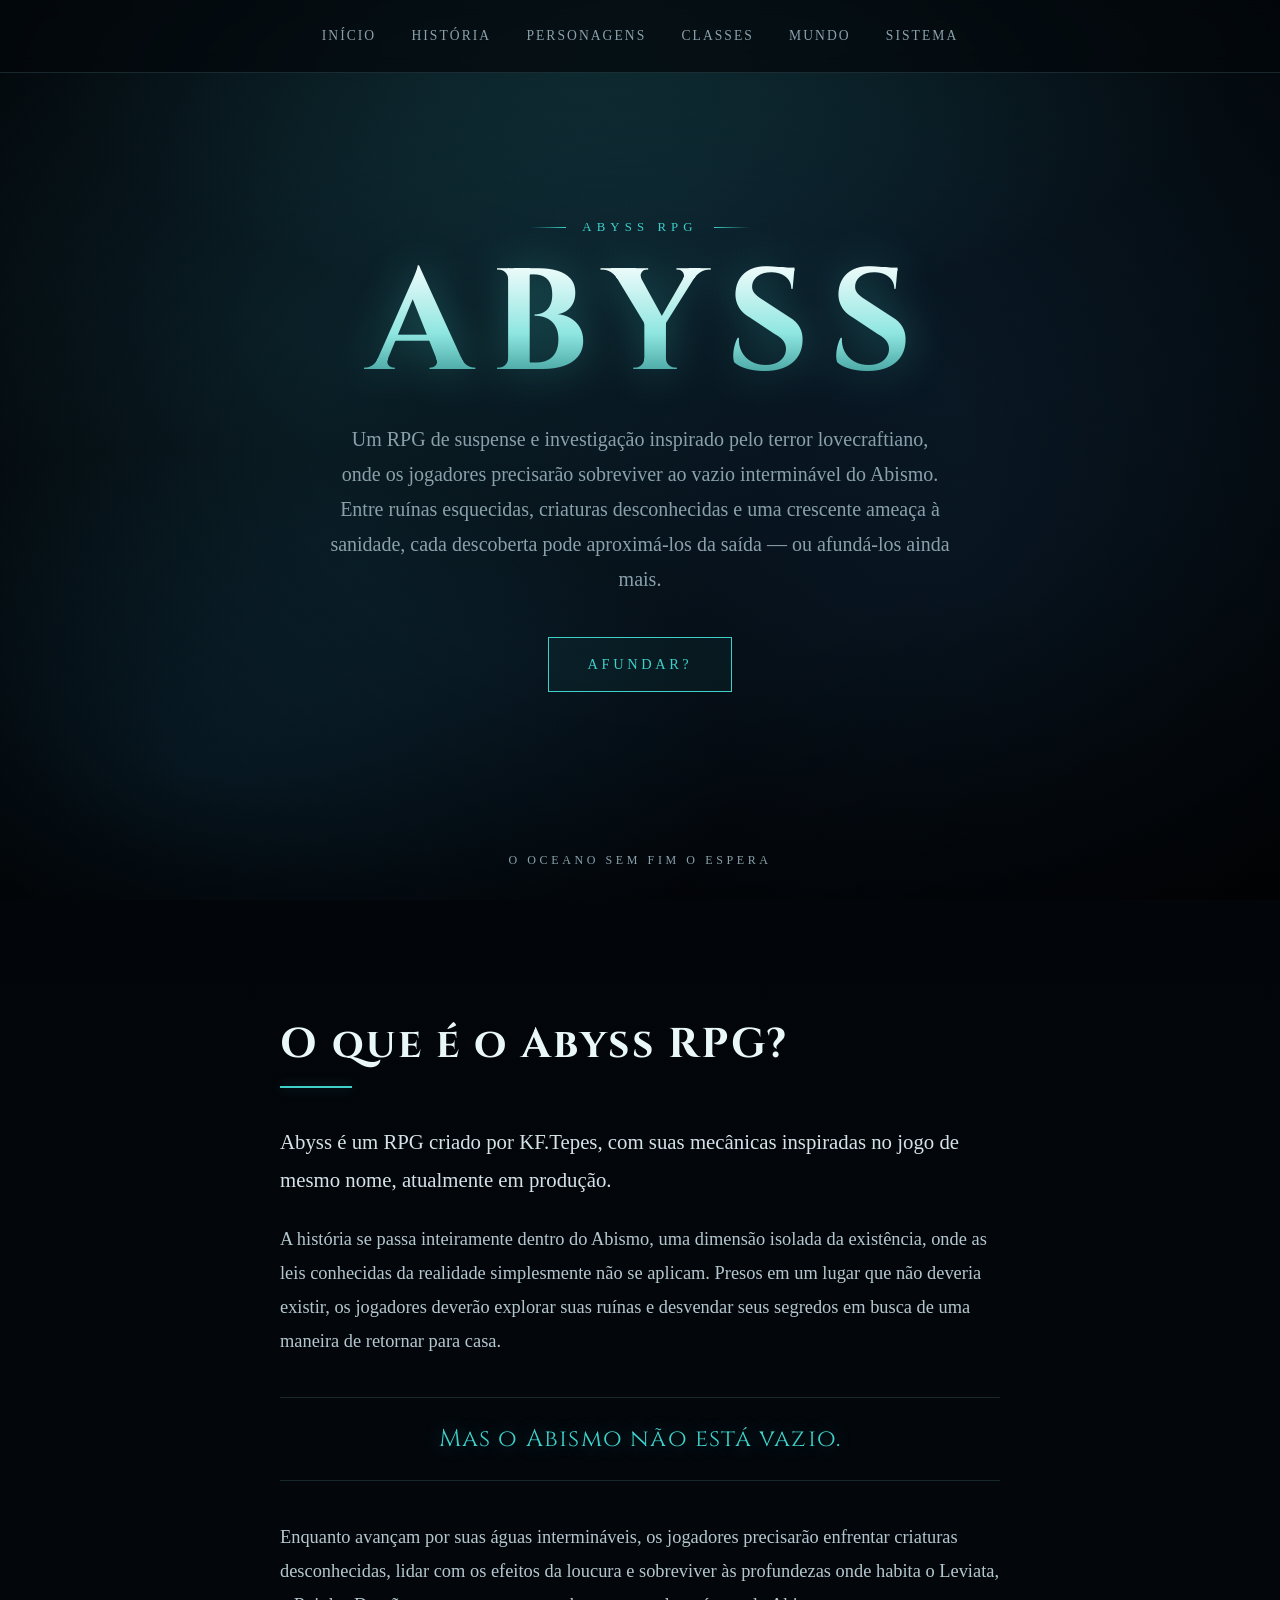
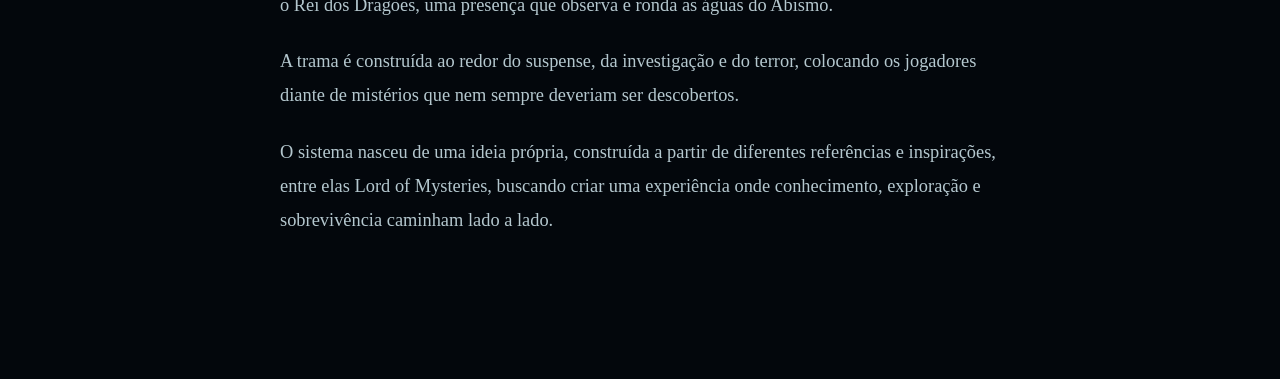
<file: index.html>
<!DOCTYPE html>
<html lang="pt-br">
<head>
  <meta charset="UTF-8">
  <meta name="viewport" content="width=device-width, initial-scale=1.0">
  <meta name="description" content="Abyss RPG: um RPG de suspense e investigação inspirado pelo terror lovecraftiano, criado por KF.Tepes.">
  <title>Abyss RPG | Portfólio</title>
  <link rel="stylesheet" href="css/style.css">
  <link rel="preconnect" href="https://fonts.googleapis.com">
<link rel="preconnect" href="https://fonts.gstatic.com" crossorigin>
<link href="https://fonts.googleapis.com/css2?family=Cinzel:wght@400..900&display=swap" rel="stylesheet">
<link rel="preconnect" href="https://fonts.googleapis.com">
<link rel="preconnect" href="https://fonts.gstatic.com" crossorigin>
<link href="https://fonts.googleapis.com/css2?family=Uncial+Antiqua&display=swap" rel="stylesheet">
</head>
<body>
  <header class="top">
    <div class="wrap-nav">
      <button class="nav-button" type="button" aria-expanded="false" aria-controls="menu" aria-label="Abrir menu">...</button>
      <nav aria-label="Navegação principal">
        <ul id="menu" class="nav__menu">
          <li><a class="nav__link" href="index.html">Início</a></li>
          <li><a class="nav__link" href="paginas/historia.html">História</a></li>
          <li><a class="nav__link" href="paginas/personagens.html">Personagens</a></li>
          <li><a class="nav__link" href="paginas/classes.html">Classes</a></li>
          <li><a class="nav__link" href="paginas/mundo.html">Mundo</a></li>
          <li><a class="nav__link" href="paginas/sistema.html">Sistema</a></li>
        </ul>
      </nav>
    </div>
  </header>

  <main>
    <section class="hero" id="inicio">
      <div class="hero-background"></div>
      <div class="hero-content">
        <span class="hero-abyss">Abyss RPG</span>
        <h1>ABYSS</h1>
        <p class="hero-description">
          Um RPG de suspense e investigação inspirado pelo terror lovecraftiano, onde os jogadores precisarão sobreviver ao vazio interminável do Abismo. Entre ruínas esquecidas, criaturas desconhecidas e uma crescente ameaça à sanidade, cada descoberta pode aproximá-los da saída — ou afundá-los ainda mais.
        </p>
        <a class="hero-button" href="paginas/historia.html">Afundar?</a>
      </div>
      <div class="hero-footer">
        <span>O oceano sem fim o espera</span>
      </div>
    </section>

    <div class="wrap-sobre">
      <section class="sobre-abyss-rpg">
        <h2>O que é o Abyss RPG?</h2>
        <p>Abyss é um RPG criado por KF.Tepes, com suas mecânicas inspiradas no jogo de mesmo nome, atualmente em produção.</p>
        <p>A história se passa inteiramente dentro do Abismo, uma dimensão isolada da existência, onde as leis conhecidas da realidade simplesmente não se aplicam. Presos em um lugar que não deveria existir, os jogadores deverão explorar suas ruínas e desvendar seus segredos em busca de uma maneira de retornar para casa.</p>
        <p>Mas o Abismo não está vazio.</p>
        <p>Enquanto avançam por suas águas intermináveis, os jogadores precisarão enfrentar criaturas desconhecidas, lidar com os efeitos da loucura e sobreviver às profundezas onde habita o Leviata, o Rei dos Dragões, uma presença que observa e ronda as águas do Abismo.</p>
        <p>A trama é construída ao redor do suspense, da investigação e do terror, colocando os jogadores diante de mistérios que nem sempre deveriam ser descobertos.</p>
        <p>O sistema nasceu de uma ideia própria, construída a partir de diferentes referências e inspirações, entre elas Lord of Mysteries, buscando criar uma experiência onde conhecimento, exploração e sobrevivência caminham lado a lado.</p>
      </section>
    </div>
  </main>

  <script src="js/script.js"></script>
</body>
</html>
</file>
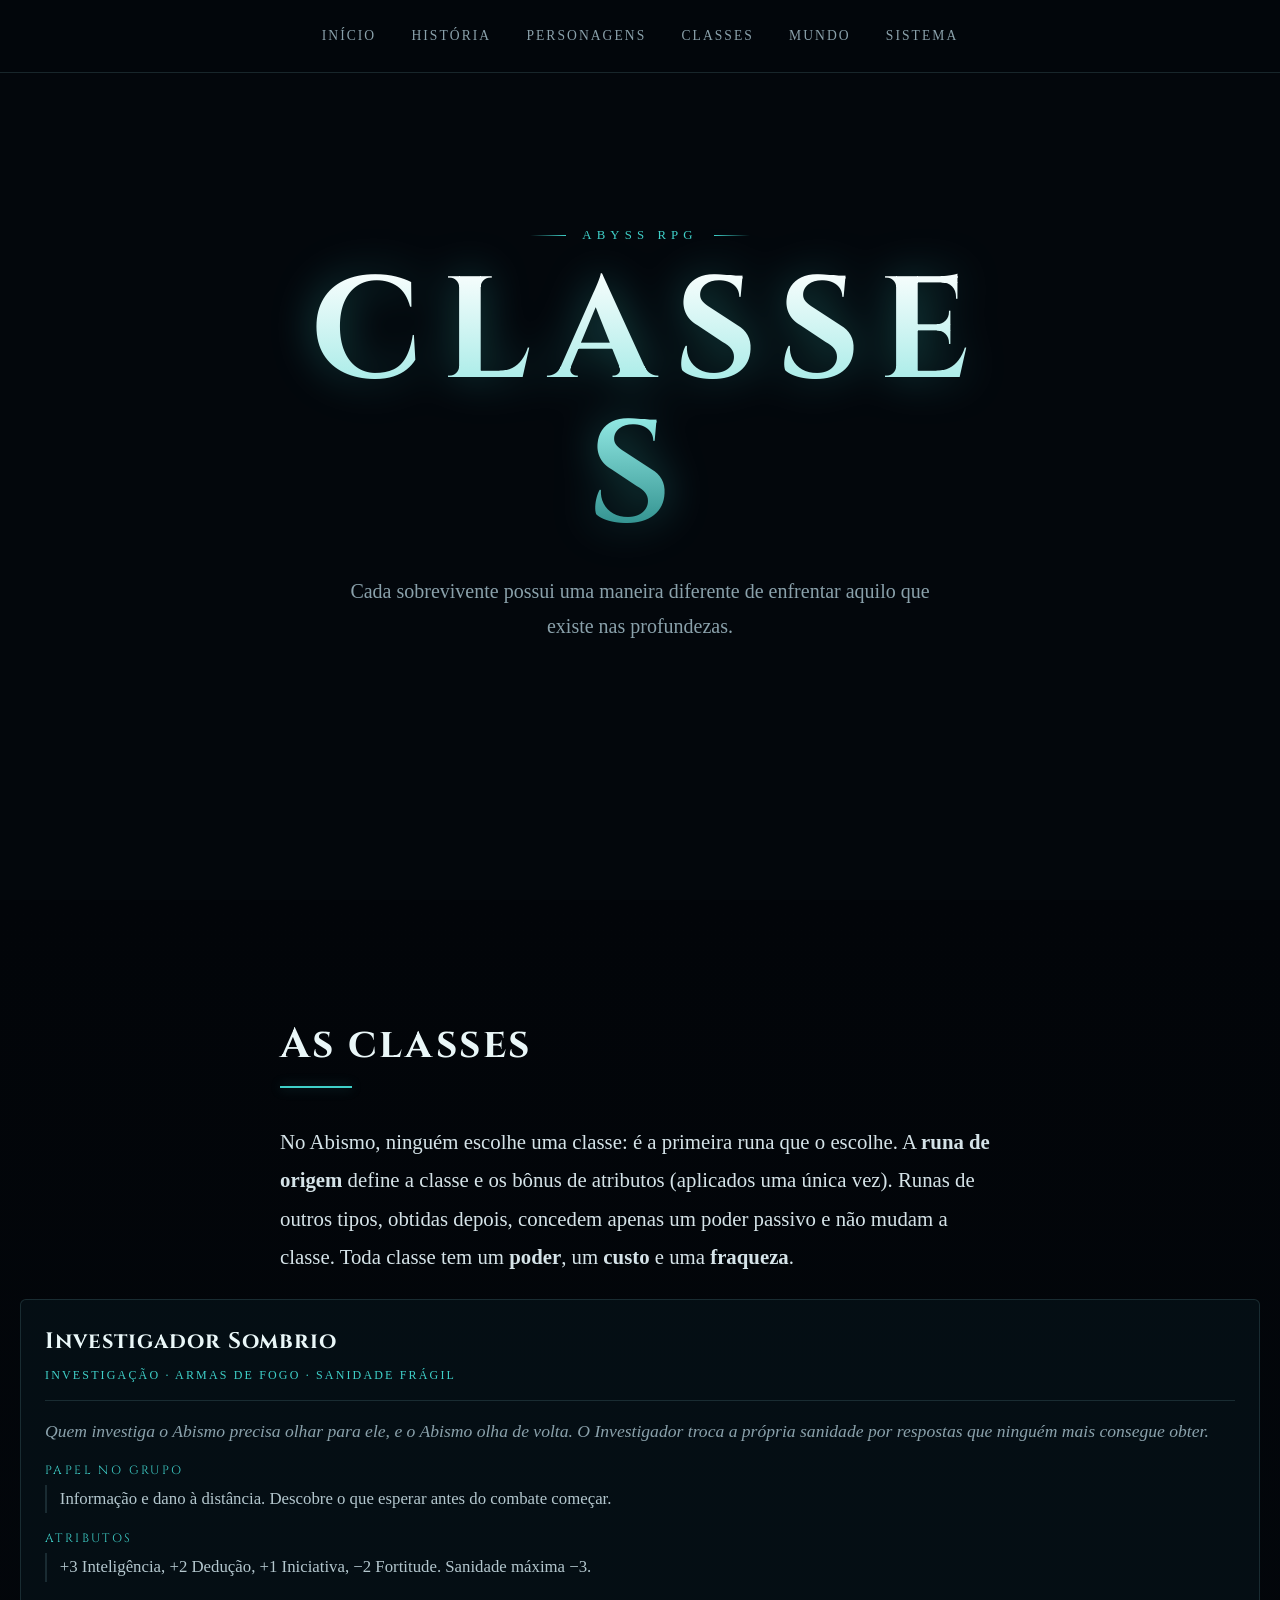
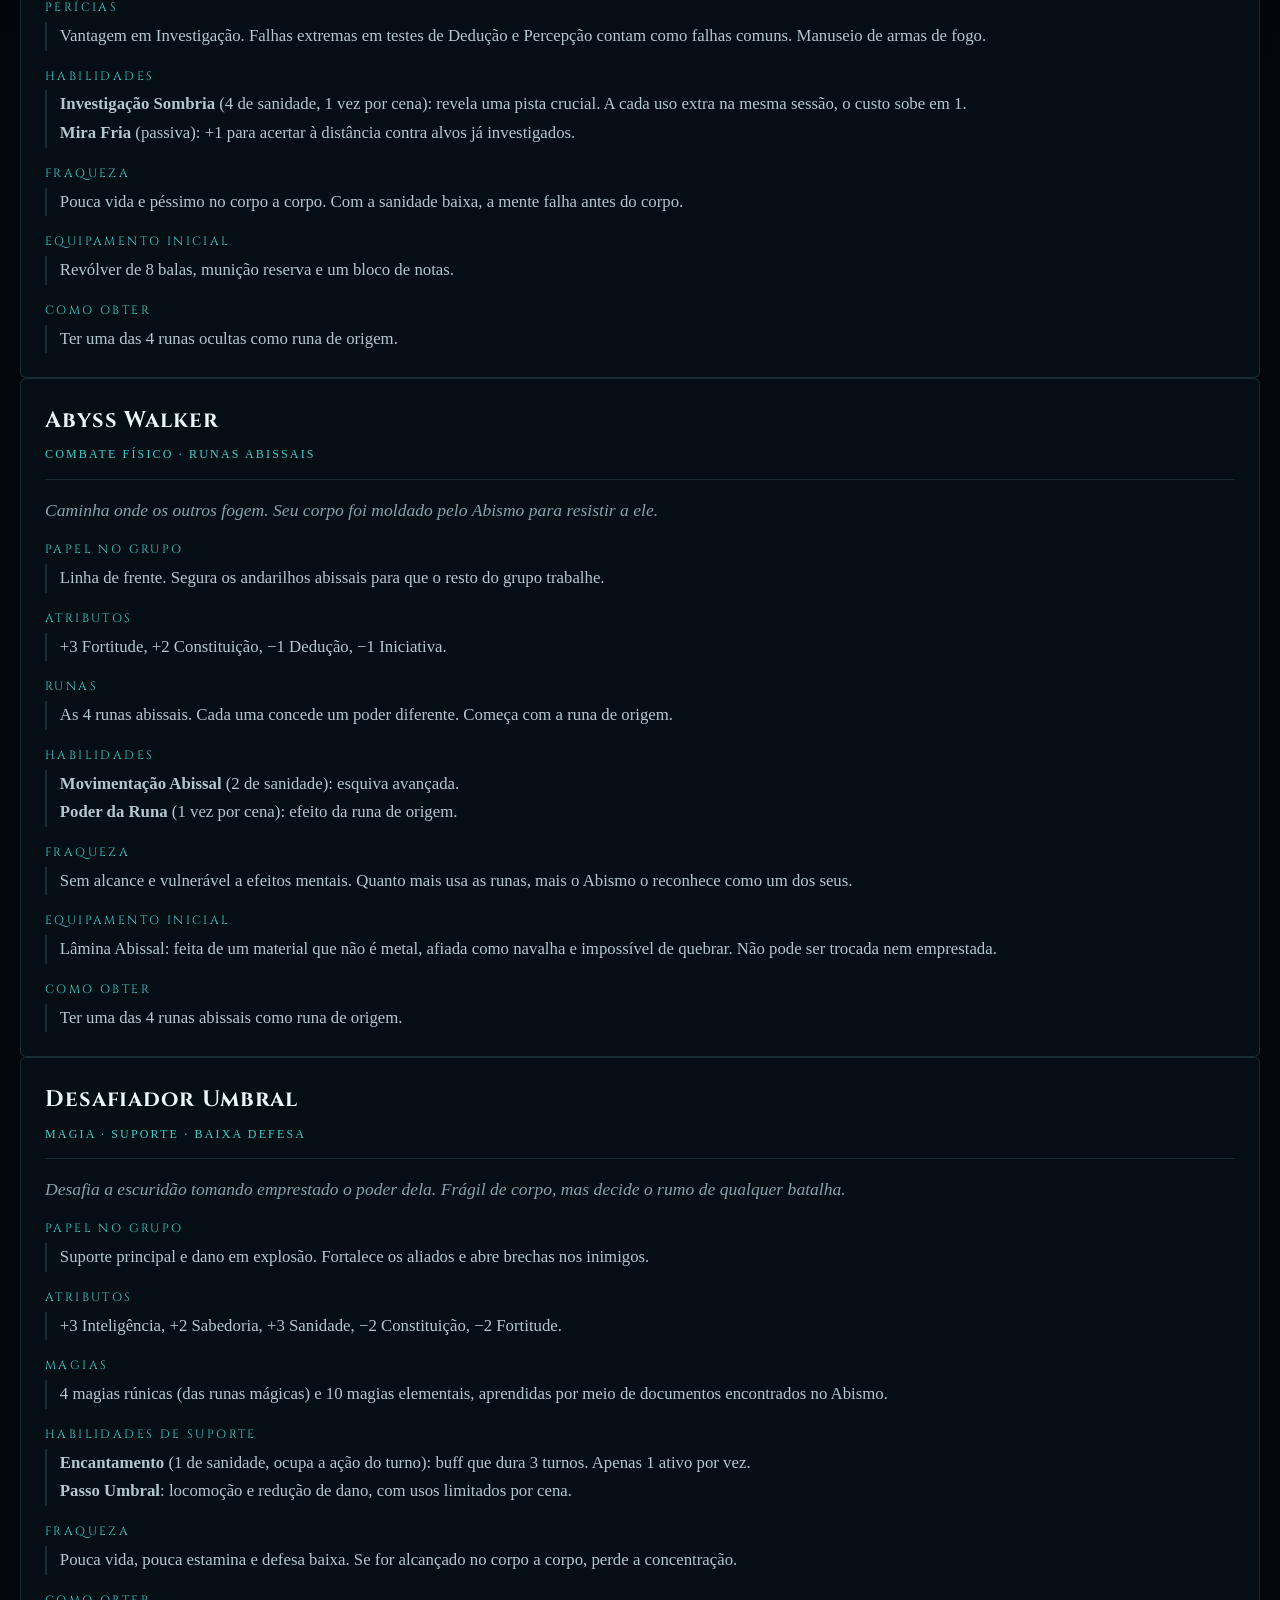
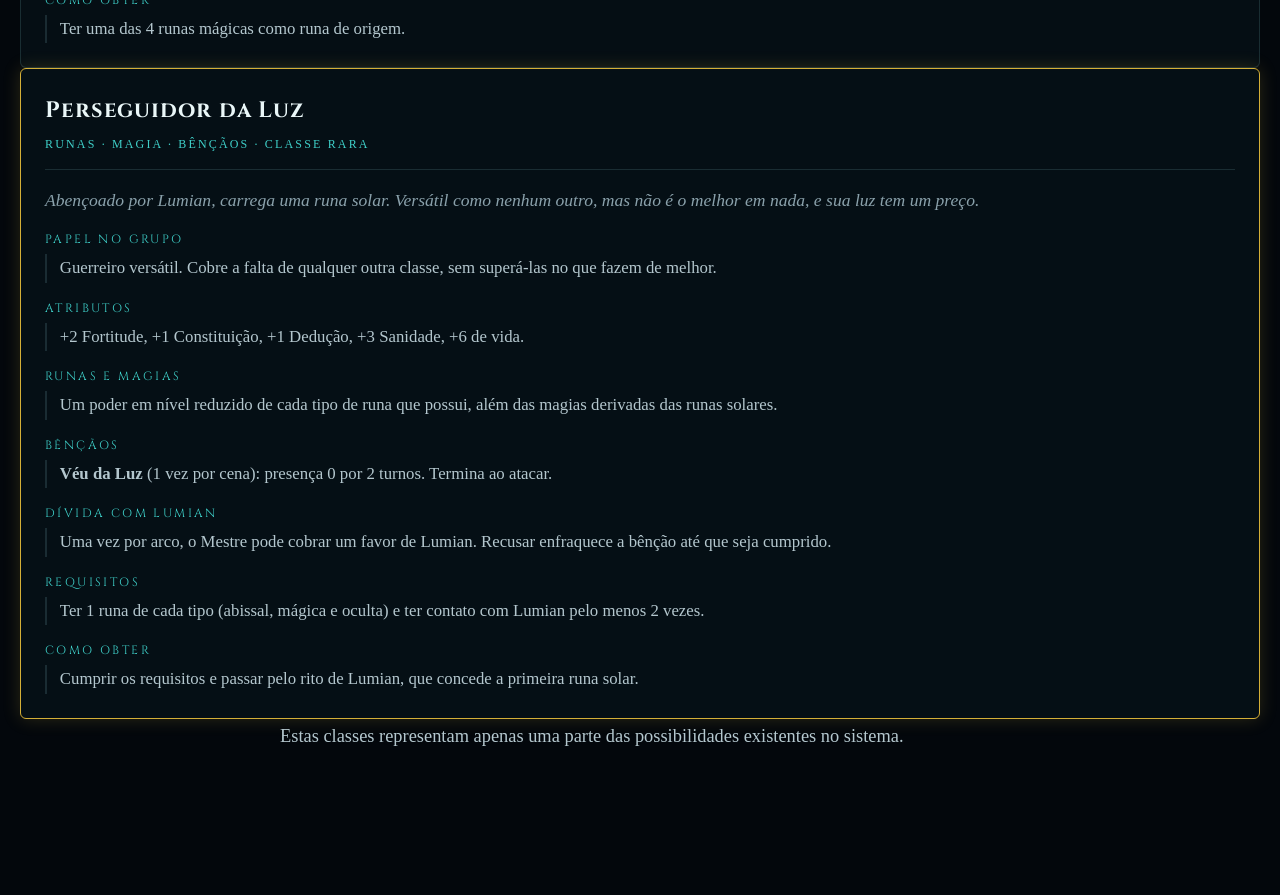
<file: paginas/classes.html>
<!DOCTYPE html>
<html lang="pt-br">
<head>
  <meta charset="UTF-8">
  <meta name="viewport" content="width=device-width, initial-scale=1.0">
  <meta name="description" content="Conheça as classes disponíveis no Abyss RPG.">
  <title>Classes | Abyss RPG</title>
  <link rel="stylesheet" href="../css/style.css">
  <link rel="preconnect" href="https://fonts.googleapis.com">
  <link rel="preconnect" href="https://fonts.gstatic.com" crossorigin>
  <link href="https://fonts.googleapis.com/css2?family=Cinzel:wght@400..900&family=Uncial+Antiqua&display=swap" rel="stylesheet">
</head>
<body>
  <header class="top">
    <div class="wrap-nav">
      <button class="nav-button" type="button" aria-expanded="false" aria-controls="menu" aria-label="Abrir menu">...</button>
      <nav aria-label="Navegação principal">
        <ul id="menu" class="nav__menu">
          <li><a class="nav__link" href="../index.html">Início</a></li>
          <li><a class="nav__link" href="historia.html">História</a></li>
          <li><a class="nav__link" href="personagens.html">Personagens</a></li>
          <li><a class="nav__link" href="classes.html">Classes</a></li>
          <li><a class="nav__link" href="mundo.html">Mundo</a></li>
          <li><a class="nav__link" href="sistema.html">Sistema</a></li>
        </ul>
      </nav>
    </div>
  </header>

  <main>
    <section class="hero">
      <div class="hero-content">
        <span class="hero-abyss">Abyss RPG</span>
        <h1>CLASSES</h1>
        <p class="hero-description">Cada sobrevivente possui uma maneira diferente de enfrentar aquilo que existe nas profundezas.</p>
      </div>
    </section>

    <div class="wrap-sobre">
      <section class="sobre-abyss-rpg">
        <h2>As classes</h2>
        <p>
          No Abismo, ninguém escolhe uma classe: é a primeira runa que o escolhe.
          A <strong>runa de origem</strong> define a classe e os bônus de atributos (aplicados uma única vez).
          Runas de outros tipos, obtidas depois, concedem apenas um poder passivo e não mudam a classe.
          Toda classe tem um <strong>poder</strong>, um <strong>custo</strong> e uma <strong>fraqueza</strong>.
        </p>
      </section>

      <section class="classes" aria-label="Fichas de classes">

        <article class="classe" id="investigador-sombrio">
          <header class="classe__topo">
            <h3 class="classe__nome">Investigador Sombrio</h3>
            <span class="classe__tag">Investigação · Armas de fogo · Sanidade frágil</span>
          </header>
          <p class="classe__resumo">
            Quem investiga o Abismo precisa olhar para ele, e o Abismo olha de volta.
            O Investigador troca a própria sanidade por respostas que ninguém mais consegue obter.
          </p>
          <dl class="classe__dados">
            <div class="classe__item">
              <dt>Papel no grupo</dt>
              <dd>Informação e dano à distância. Descobre o que esperar antes do combate começar.</dd>
            </div>
            <div class="classe__item">
              <dt>Atributos</dt>
              <dd>+3 Inteligência, +2 Dedução, +1 Iniciativa, −2 Fortitude. Sanidade máxima −3.</dd>
            </div>
            <div class="classe__item">
              <dt>Perícias</dt>
              <dd>Vantagem em Investigação. Falhas extremas em testes de Dedução e Percepção contam como falhas comuns. Manuseio de armas de fogo.</dd>
            </div>
            <div class="classe__item">
              <dt>Habilidades</dt>
              <dd>
                <strong>Investigação Sombria</strong> (4 de sanidade, 1 vez por cena): revela uma pista crucial. A cada uso extra na mesma sessão, o custo sobe em 1.<br>
                <strong>Mira Fria</strong> (passiva): +1 para acertar à distância contra alvos já investigados.
              </dd>
            </div>
            <div class="classe__item">
              <dt>Fraqueza</dt>
              <dd>Pouca vida e péssimo no corpo a corpo. Com a sanidade baixa, a mente falha antes do corpo.</dd>
            </div>
            <div class="classe__item">
              <dt>Equipamento inicial</dt>
              <dd>Revólver de 8 balas, munição reserva e um bloco de notas.</dd>
            </div>
            <div class="classe__item">
              <dt>Como obter</dt>
              <dd>Ter uma das 4 runas ocultas como runa de origem.</dd>
            </div>
          </dl>
        </article>

        <article class="classe" id="abyss-walker">
          <header class="classe__topo">
            <h3 class="classe__nome">Abyss Walker</h3>
            <span class="classe__tag">Combate físico · Runas abissais</span>
          </header>
          <p class="classe__resumo">
            Caminha onde os outros fogem. Seu corpo foi moldado pelo Abismo para resistir a ele.
          </p>
          <dl class="classe__dados">
            <div class="classe__item">
              <dt>Papel no grupo</dt>
              <dd>Linha de frente. Segura os andarilhos abissais para que o resto do grupo trabalhe.</dd>
            </div>
            <div class="classe__item">
              <dt>Atributos</dt>
              <dd>+3 Fortitude, +2 Constituição, −1 Dedução, −1 Iniciativa.</dd>
            </div>
            <div class="classe__item">
              <dt>Runas</dt>
              <dd>As 4 runas abissais. Cada uma concede um poder diferente. Começa com a runa de origem.</dd>
            </div>
            <div class="classe__item">
              <dt>Habilidades</dt>
              <dd>
                <strong>Movimentação Abissal</strong> (2 de sanidade): esquiva avançada.<br>
                <strong>Poder da Runa</strong> (1 vez por cena): efeito da runa de origem.
              </dd>
            </div>
            <div class="classe__item">
              <dt>Fraqueza</dt>
              <dd>Sem alcance e vulnerável a efeitos mentais. Quanto mais usa as runas, mais o Abismo o reconhece como um dos seus.</dd>
            </div>
            <div class="classe__item">
              <dt>Equipamento inicial</dt>
              <dd>Lâmina Abissal: feita de um material que não é metal, afiada como navalha e impossível de quebrar. Não pode ser trocada nem emprestada.</dd>
            </div>
            <div class="classe__item">
              <dt>Como obter</dt>
              <dd>Ter uma das 4 runas abissais como runa de origem.</dd>
            </div>
          </dl>
        </article>

        <article class="classe" id="desafiador-umbral">
          <header class="classe__topo">
            <h3 class="classe__nome">Desafiador Umbral</h3>
            <span class="classe__tag">Magia · Suporte · Baixa defesa</span>
          </header>
          <p class="classe__resumo">
            Desafia a escuridão tomando emprestado o poder dela. Frágil de corpo, mas decide o rumo de qualquer batalha.
          </p>
          <dl class="classe__dados">
            <div class="classe__item">
              <dt>Papel no grupo</dt>
              <dd>Suporte principal e dano em explosão. Fortalece os aliados e abre brechas nos inimigos.</dd>
            </div>
            <div class="classe__item">
              <dt>Atributos</dt>
              <dd>+3 Inteligência, +2 Sabedoria, +3 Sanidade, −2 Constituição, −2 Fortitude.</dd>
            </div>
            <div class="classe__item">
              <dt>Magias</dt>
              <dd>4 magias rúnicas (das runas mágicas) e 10 magias elementais, aprendidas por meio de documentos encontrados no Abismo.</dd>
            </div>
            <div class="classe__item">
              <dt>Habilidades de suporte</dt>
              <dd>
                <strong>Encantamento</strong> (1 de sanidade, ocupa a ação do turno): buff que dura 3 turnos. Apenas 1 ativo por vez.<br>
                <strong>Passo Umbral</strong>: locomoção e redução de dano, com usos limitados por cena.
              </dd>
            </div>
            <div class="classe__item">
              <dt>Fraqueza</dt>
              <dd>Pouca vida, pouca estamina e defesa baixa. Se for alcançado no corpo a corpo, perde a concentração.</dd>
            </div>
            <div class="classe__item">
              <dt>Como obter</dt>
              <dd>Ter uma das 4 runas mágicas como runa de origem.</dd>
            </div>
          </dl>
        </article>

        <article class="classe classe--rara" id="perseguidor-da-luz">
          <header class="classe__topo">
            <h3 class="classe__nome">Perseguidor da Luz</h3>
            <span class="classe__tag">Runas · Magia · Bênçãos · Classe rara</span>
          </header>
          <p class="classe__resumo">
            Abençoado por Lumian, carrega uma runa solar. Versátil como nenhum outro, mas não é o melhor em nada, e sua luz tem um preço.
          </p>
          <dl class="classe__dados">
            <div class="classe__item">
              <dt>Papel no grupo</dt>
              <dd>Guerreiro versátil. Cobre a falta de qualquer outra classe, sem superá-las no que fazem de melhor.</dd>
            </div>
            <div class="classe__item">
              <dt>Atributos</dt>
              <dd>+2 Fortitude, +1 Constituição, +1 Dedução, +3 Sanidade, +6 de vida.</dd>
            </div>
            <div class="classe__item">
              <dt>Runas e magias</dt>
              <dd>Um poder em nível reduzido de cada tipo de runa que possui, além das magias derivadas das runas solares.</dd>
            </div>
            <div class="classe__item">
              <dt>Bênçãos</dt>
              <dd><strong>Véu da Luz</strong> (1 vez por cena): presença 0 por 2 turnos. Termina ao atacar.</dd>
            </div>
            <div class="classe__item">
              <dt>Dívida com Lumian</dt>
              <dd>Uma vez por arco, o Mestre pode cobrar um favor de Lumian. Recusar enfraquece a bênção até que seja cumprido.</dd>
            </div>
            <div class="classe__item">
              <dt>Requisitos</dt>
              <dd>Ter 1 runa de cada tipo (abissal, mágica e oculta) e ter contato com Lumian pelo menos 2 vezes.</dd>
            </div>
            <div class="classe__item">
              <dt>Como obter</dt>
              <dd>Cumprir os requisitos e passar pelo rito de Lumian, que concede a primeira runa solar.</dd>
            </div>
          </dl>
        </article>

      </section>

      <section class="sobre-abyss-rpg">
        <p>Estas classes representam apenas uma parte das possibilidades existentes no sistema.</p>
      </section>
    </div>
  </main>

  <script src="../js/script.js"></script>
</body>
</html>
</file>
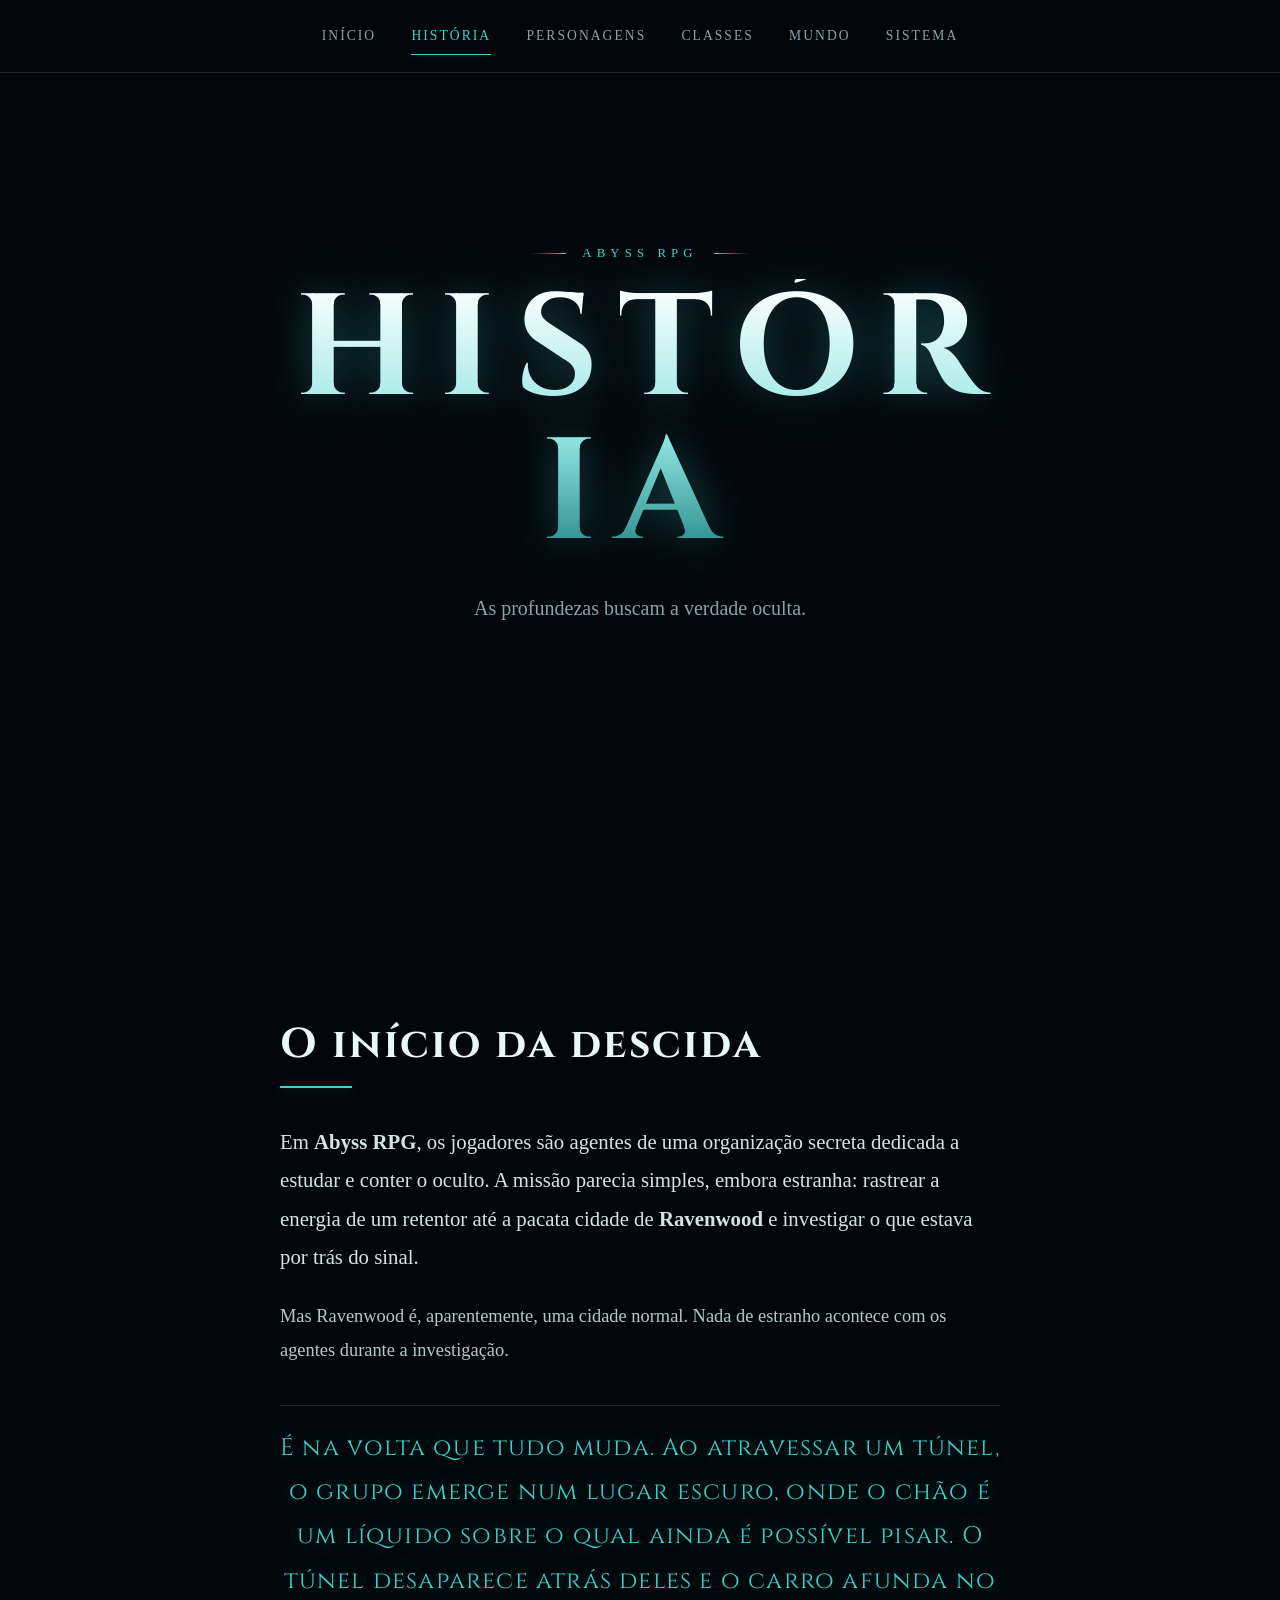
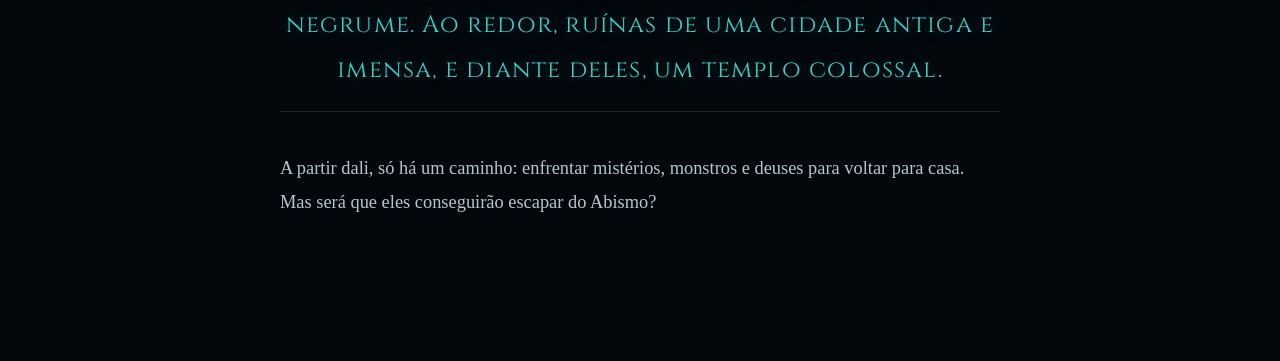
<file: paginas/historia.html>
<!DOCTYPE html>
<html lang="pt-br">
<head>
  <meta charset="UTF-8">
  <meta name="viewport" content="width=device-width, initial-scale=1.0">
  <meta name="description" content="Um vislumbre da história de Abyss RPG: agentes de uma organização secreta, a cidade de Ravenwood e o Abismo que os aguarda.">
  <title>História | Abyss RPG</title>
 
  <link rel="stylesheet" href="../css/style.css">
 
  <link rel="preconnect" href="https://fonts.googleapis.com">
  <link rel="preconnect" href="https://fonts.gstatic.com" crossorigin>
  <link href="https://fonts.googleapis.com/css2?family=Cinzel:wght@400..900&family=Uncial+Antiqua&display=swap" rel="stylesheet">
</head>
 
<body>
 
  <header class="top">
    <div class="wrap-nav">
 
      <button class="nav-button"
              type="button"
              aria-expanded="false"
              aria-controls="menu"
              aria-label="Abrir menu">
        ...
      </button>
 
      <nav aria-label="Navegação principal">
        <ul id="menu" class="nav__menu">
          <li><a class="nav__link" href="../index.html">Início</a></li>
          <li><a class="nav__link" href="historia.html" aria-current="page">História</a></li>
          <li><a class="nav__link" href="personagens.html">Personagens</a></li>
          <li><a class="nav__link" href="classes.html">Classes</a></li>
          <li><a class="nav__link" href="mundo.html">Mundo</a></li>
          <li><a class="nav__link" href="sistema.html">Sistema</a></li>
        </ul>
      </nav>
 
    </div>
  </header>
 
  <main>
 
    <section class="hero">
      <div class="hero-content">
        <span class="hero-abyss">Abyss RPG</span>
        <h1>HISTÓRIA</h1>
 
        <p class="hero-description">
          As profundezas buscam a verdade oculta.
        </p>
      </div>
    </section>
 
    <div class="wrap-sobre">
 
      <section class="sobre-abyss-rpg" aria-labelledby="titulo-historia">
 
        <h2 id="titulo-historia">O início da descida</h2>
 
        <p>
          Em <strong>Abyss RPG</strong>, os jogadores são agentes de uma organização secreta
          dedicada a estudar e conter o oculto. A missão parecia simples, embora estranha:
          rastrear a energia de um retentor até a pacata cidade de <strong>Ravenwood</strong>
          e investigar o que estava por trás do sinal.
        </p>
 
        <p>
          Mas Ravenwood é, aparentemente, uma cidade normal. Nada de estranho acontece
          com os agentes durante a investigação.
        </p>
 
        <p>
          É na volta que tudo muda. Ao atravessar um túnel, o grupo emerge num lugar escuro,
          onde o chão é um líquido sobre o qual ainda é possível pisar. O túnel desaparece
          atrás deles e o carro afunda no negrume. Ao redor, ruínas de uma cidade antiga e
          imensa, e diante deles, um templo colossal.
        </p>
 
        <p>
          A partir dali, só há um caminho: enfrentar mistérios, monstros e deuses para
          voltar para casa. Mas será que eles conseguirão escapar do Abismo?
        </p>
 
      </section>
 
    </div>
 
  </main>
 
  <script src="../js/script.js"></script>
 
</body>
</html>
</file>
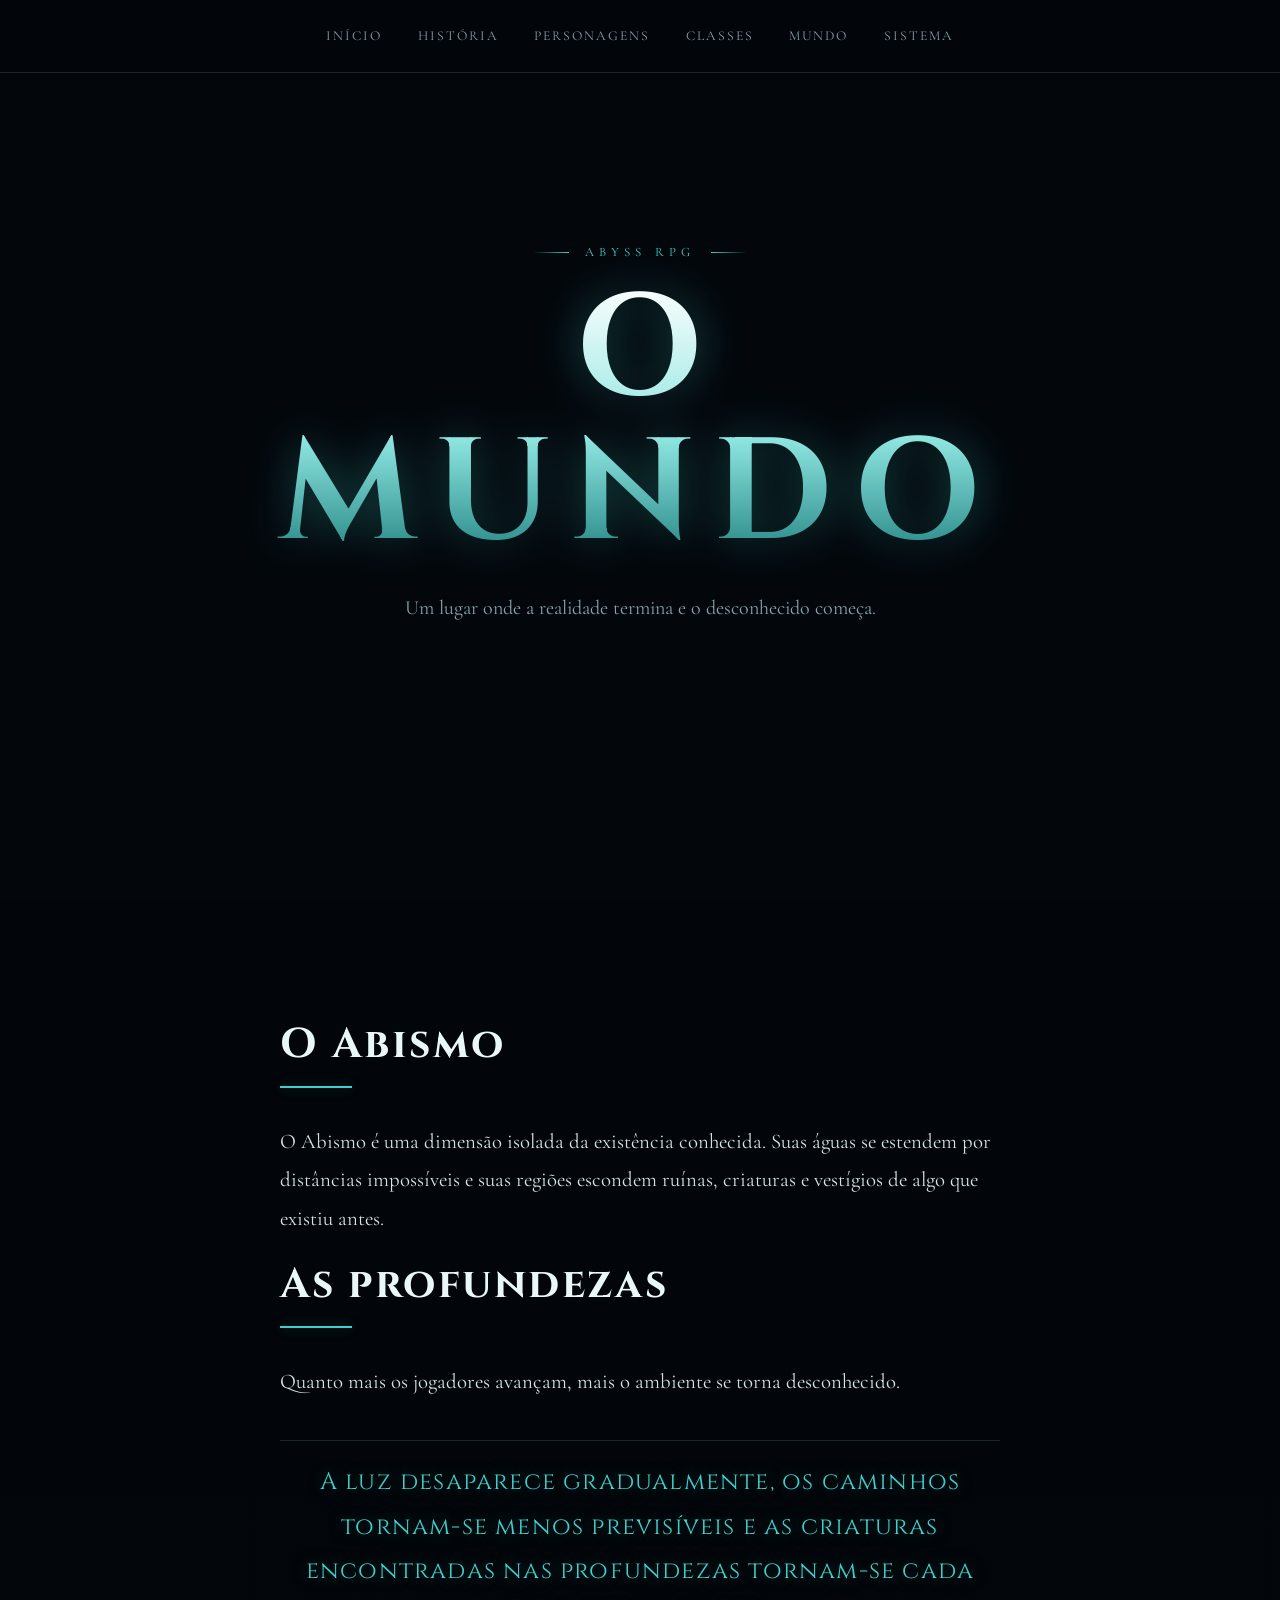
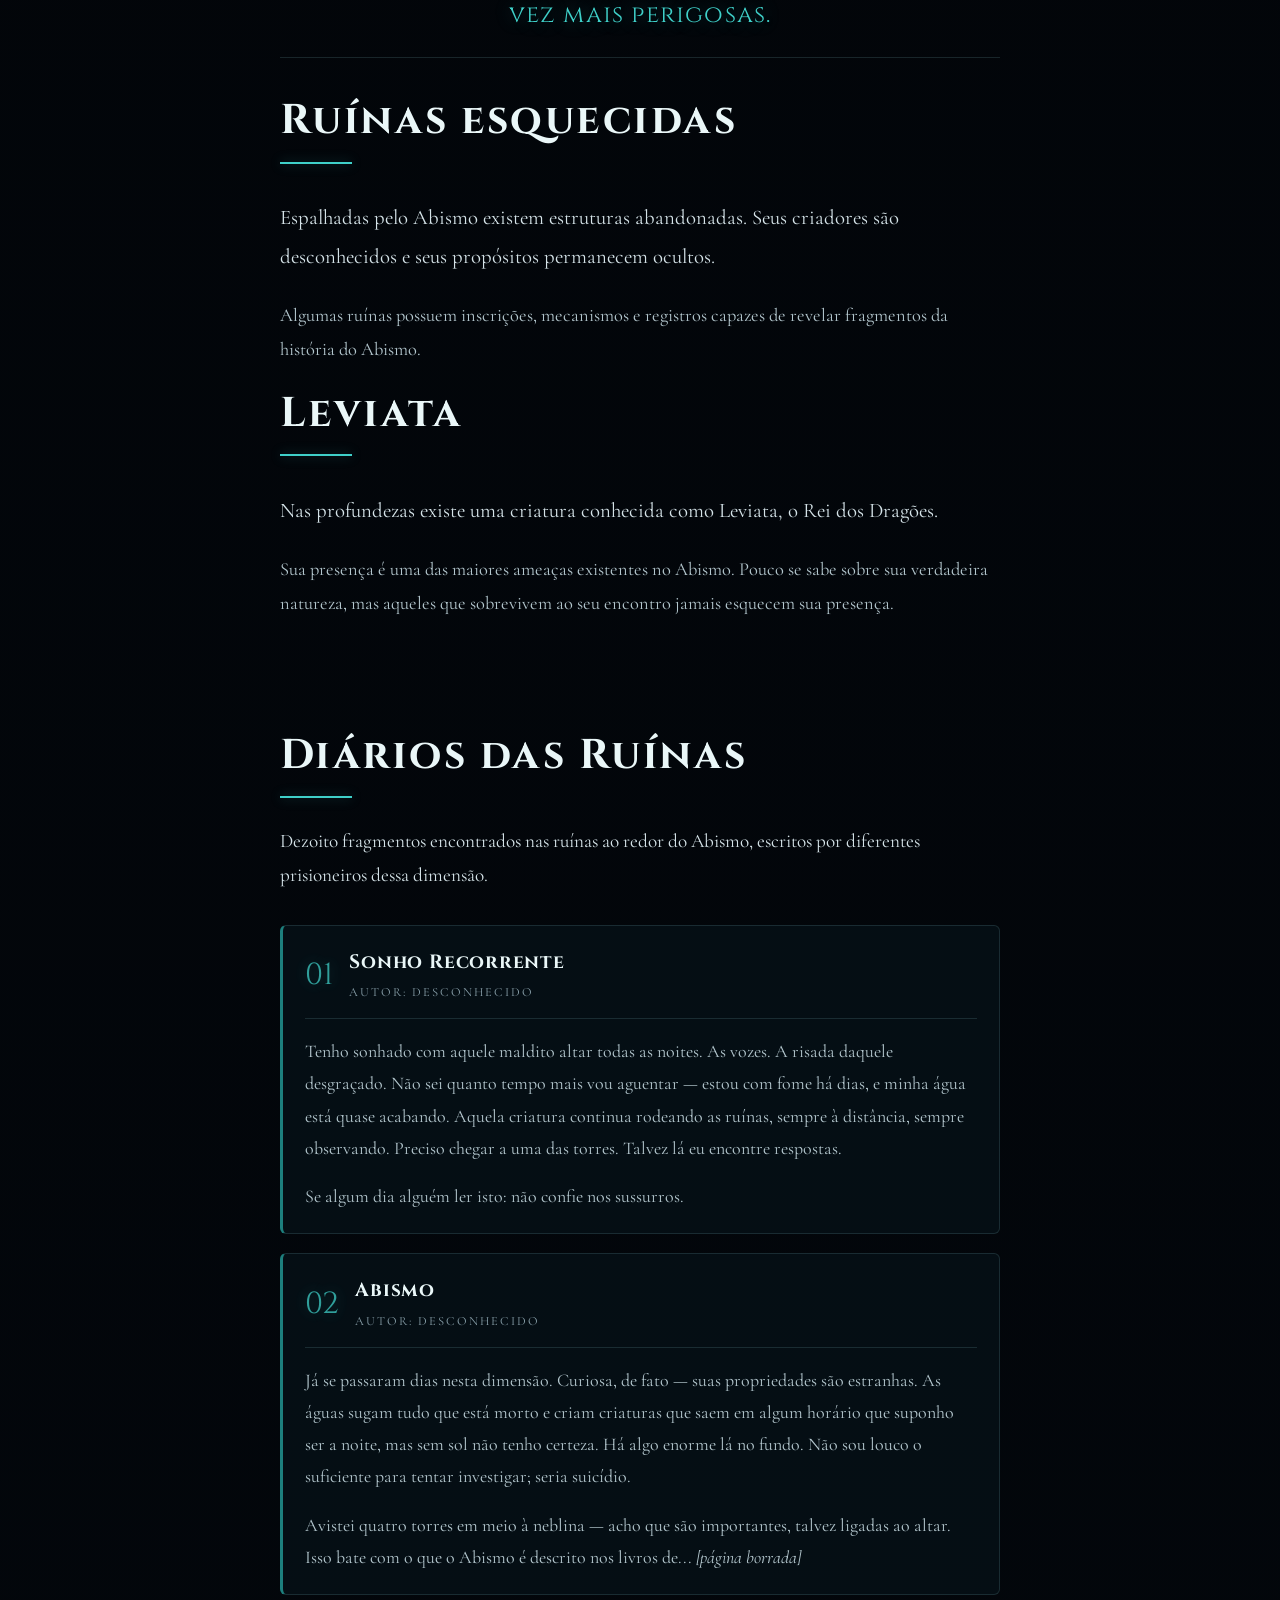
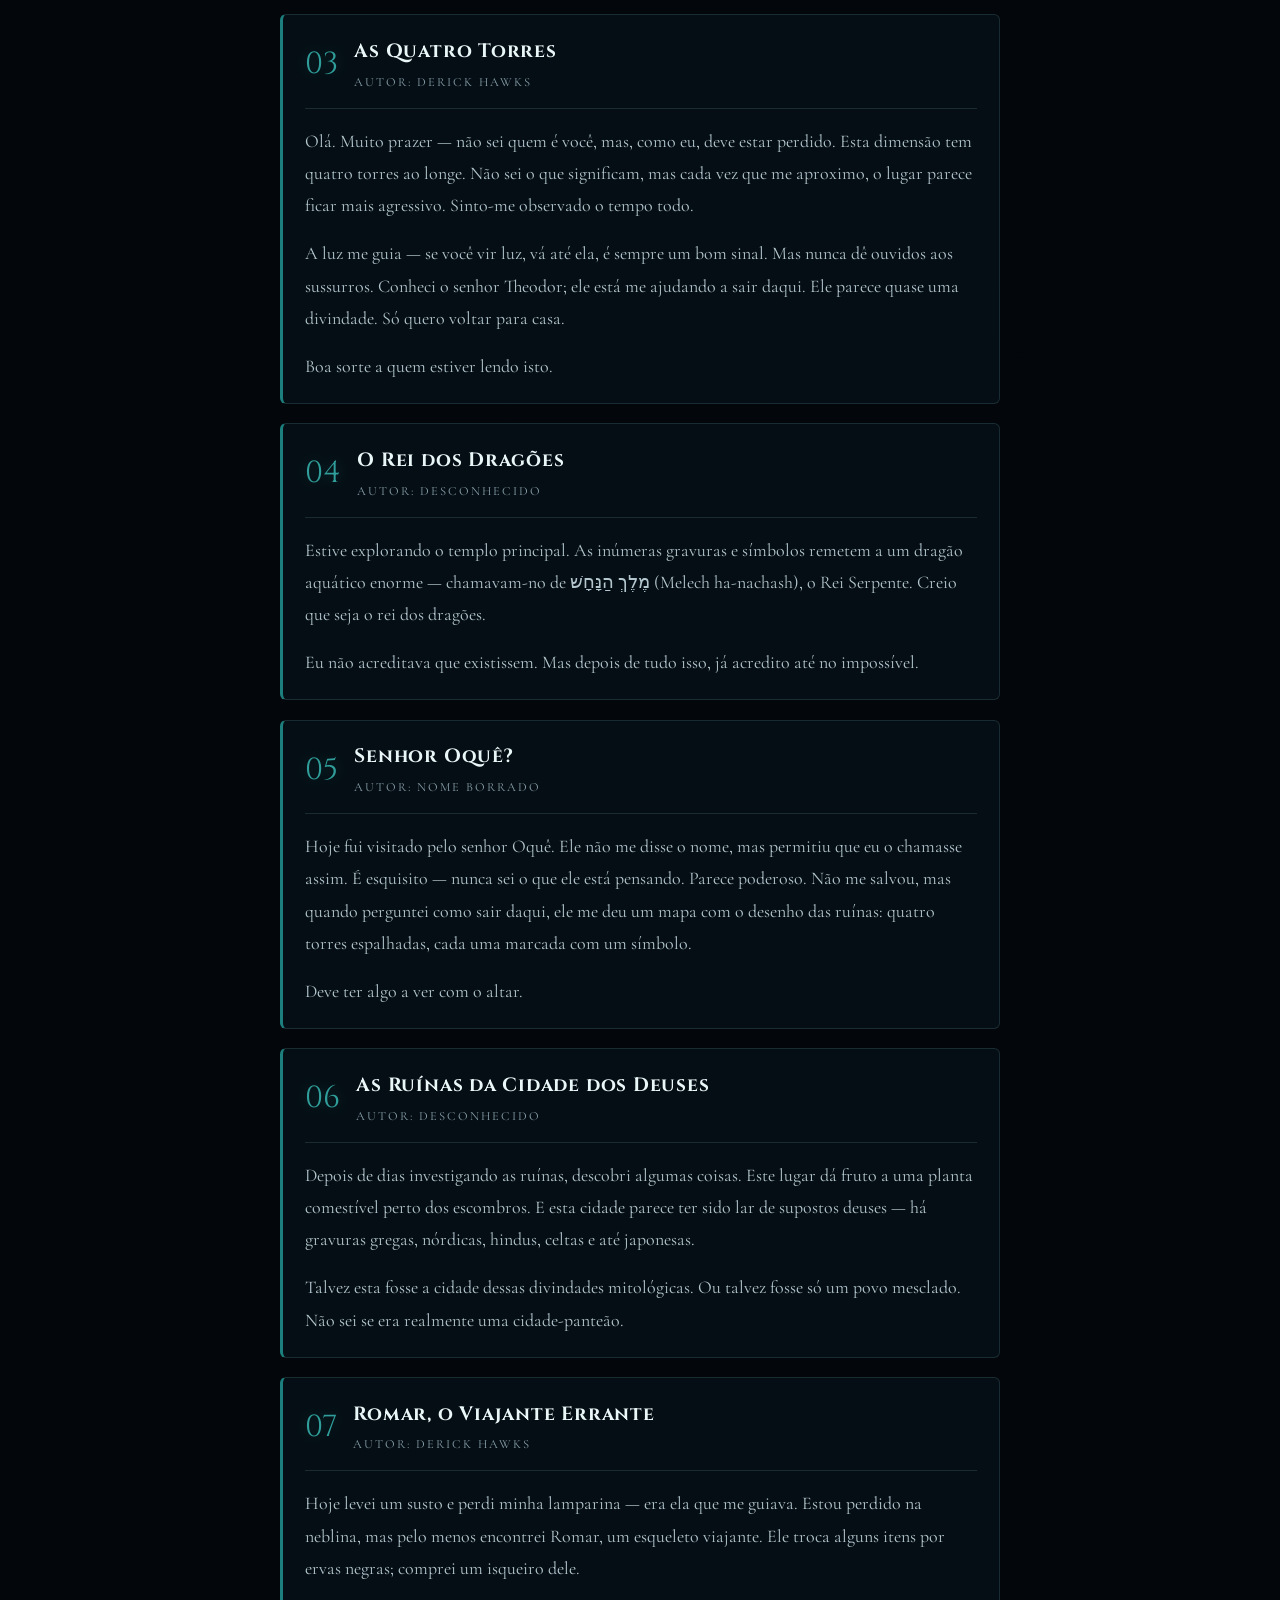
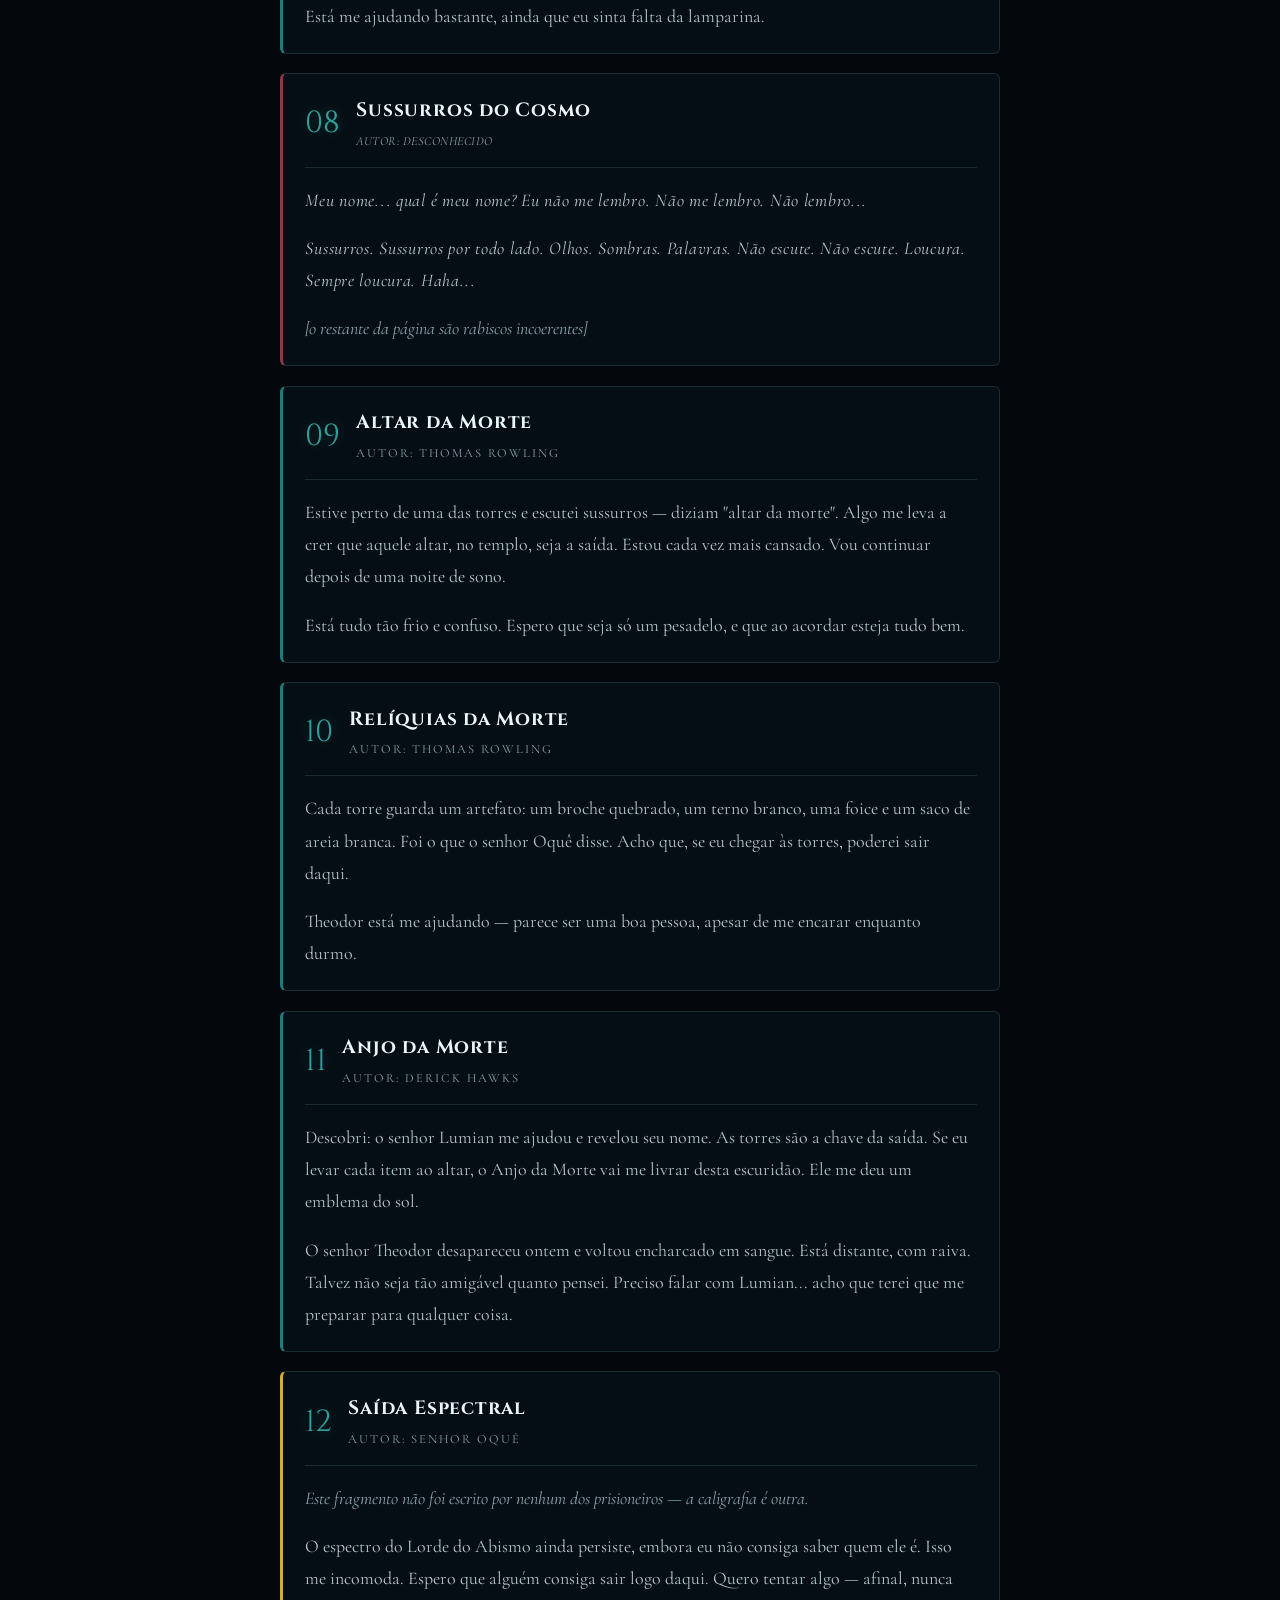
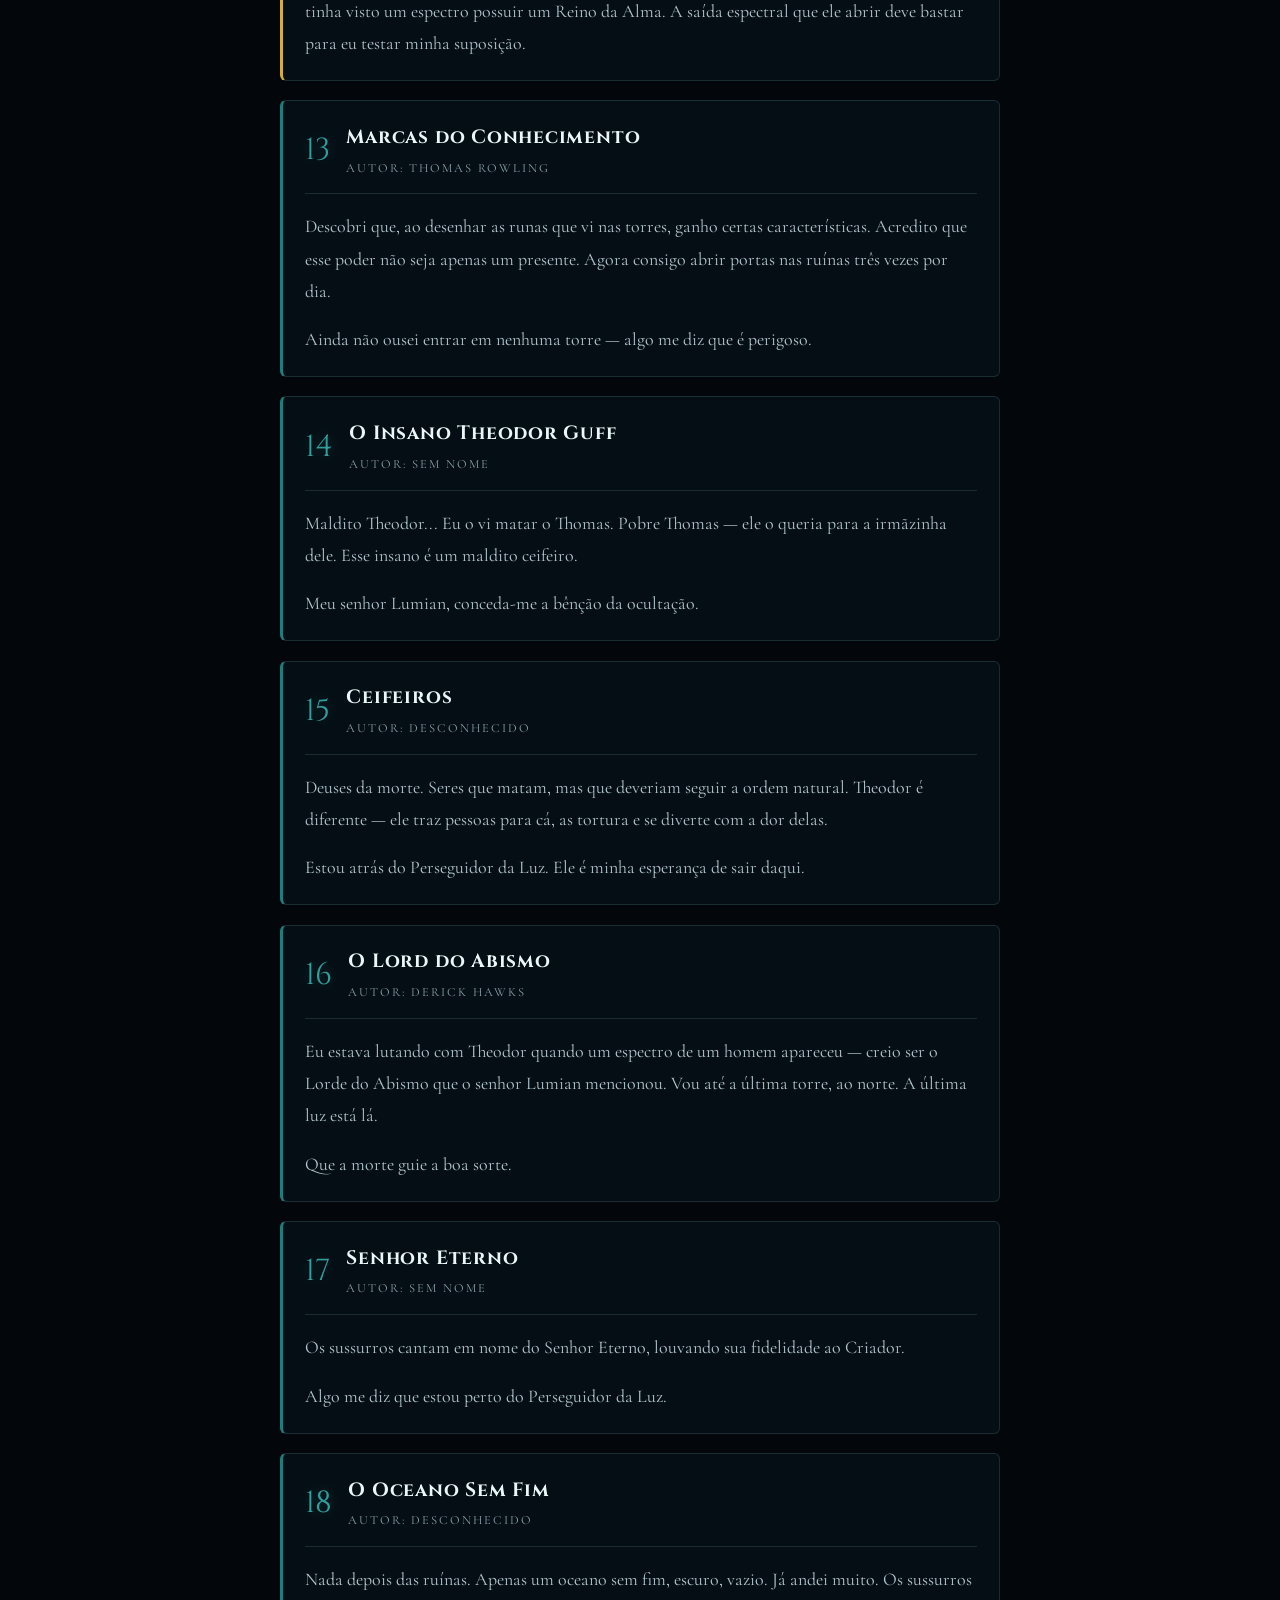
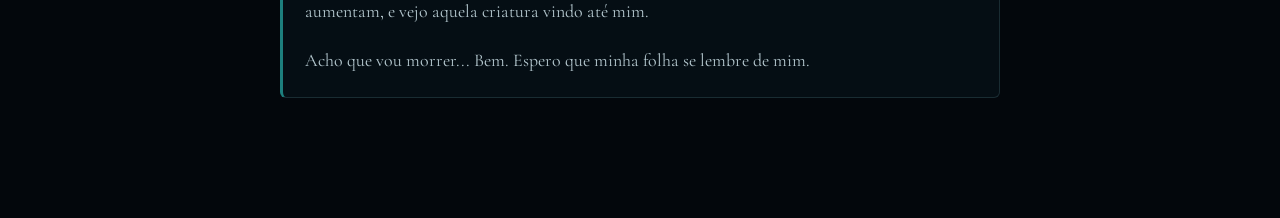
<file: paginas/mundo.html>
<!DOCTYPE html>
<html lang="pt-br">
<head>
  <meta charset="UTF-8">
  <meta name="viewport" content="width=device-width, initial-scale=1.0">
  <meta name="description" content="Explore o mundo e as regiões do Abismo no Abyss RPG.">
  <title>Mundo | Abyss RPG</title>
  <link rel="stylesheet" href="../css/style.css">
  <link rel="preconnect" href="https://fonts.googleapis.com">
  <link rel="preconnect" href="https://fonts.gstatic.com" crossorigin>
  <link href="https://fonts.googleapis.com/css2?family=Cinzel:wght@400..900&family=Cormorant+Garamond:ital,wght@0,400;0,600;1,400&family=Uncial+Antiqua&display=swap" rel="stylesheet">
</head>
<body>
  <header class="top">
    <div class="wrap-nav">
      <button class="nav-button" type="button" aria-expanded="false" aria-controls="menu" aria-label="Abrir menu">...</button>
      <nav aria-label="Navegação principal">
        <ul id="menu" class="nav__menu">
          <li><a class="nav__link" href="../index.html">Início</a></li>
          <li><a class="nav__link" href="historia.html">História</a></li>
          <li><a class="nav__link" href="personagens.html">Personagens</a></li>
          <li><a class="nav__link" href="classes.html">Classes</a></li>
          <li><a class="nav__link" href="mundo.html">Mundo</a></li>
          <li><a class="nav__link" href="sistema.html">Sistema</a></li>
        </ul>
      </nav>
    </div>
  </header>

  <main>
    <section class="hero">
      <div class="hero-content">
        <span class="hero-abyss">Abyss RPG</span>
        <h1>O MUNDO</h1>
        <p class="hero-description">Um lugar onde a realidade termina e o desconhecido começa.</p>
      </div>
    </section>

    <div class="wrap-sobre">

      <section class="sobre-abyss-rpg">
        <h2>O Abismo</h2>
        <p>O Abismo é uma dimensão isolada da existência conhecida. Suas águas se estendem por distâncias impossíveis e suas regiões escondem ruínas, criaturas e vestígios de algo que existiu antes.</p>

        <h2>As profundezas</h2>
        <p>Quanto mais os jogadores avançam, mais o ambiente se torna desconhecido.</p>
        <p>A luz desaparece gradualmente, os caminhos tornam-se menos previsíveis e as criaturas encontradas nas profundezas tornam-se cada vez mais perigosas.</p>

        <h2>Ruínas esquecidas</h2>
        <p>Espalhadas pelo Abismo existem estruturas abandonadas. Seus criadores são desconhecidos e seus propósitos permanecem ocultos.</p>
        <p>Algumas ruínas possuem inscrições, mecanismos e registros capazes de revelar fragmentos da história do Abismo.</p>

        <h2>Leviata</h2>
        <p>Nas profundezas existe uma criatura conhecida como Leviata, o Rei dos Dragões.</p>
        <p>Sua presença é uma das maiores ameaças existentes no Abismo. Pouco se sabe sobre sua verdadeira natureza, mas aqueles que sobrevivem ao seu encontro jamais esquecem sua presença.</p>
      </section>

      <section class="diarios" id="diarios" aria-label="Diários das Ruínas">
        <h2>Diários das Ruínas</h2>
        <p class="diarios__intro">
          Dezoito fragmentos encontrados nas ruínas ao redor do Abismo, escritos por diferentes prisioneiros dessa dimensão.
        </p>

        <article class="nota" id="nota-01">
          <header class="nota__topo"><span class="nota__num">01</span><h3 class="nota__titulo">Sonho Recorrente</h3><p class="nota__autor">Autor: desconhecido</p></header>
          <p>Tenho sonhado com aquele maldito altar todas as noites. As vozes. A risada daquele desgraçado. Não sei quanto tempo mais vou aguentar — estou com fome há dias, e minha água está quase acabando. Aquela criatura continua rodeando as ruínas, sempre à distância, sempre observando. Preciso chegar a uma das torres. Talvez lá eu encontre respostas.</p>
          <p>Se algum dia alguém ler isto: não confie nos sussurros.</p>
        </article>

        <article class="nota" id="nota-02">
          <header class="nota__topo"><span class="nota__num">02</span><h3 class="nota__titulo">Abismo</h3><p class="nota__autor">Autor: desconhecido</p></header>
          <p>Já se passaram dias nesta dimensão. Curiosa, de fato — suas propriedades são estranhas. As águas sugam tudo que está morto e criam criaturas que saem em algum horário que suponho ser a noite, mas sem sol não tenho certeza. Há algo enorme lá no fundo. Não sou louco o suficiente para tentar investigar; seria suicídio.</p>
          <p>Avistei quatro torres em meio à neblina — acho que são importantes, talvez ligadas ao altar. Isso bate com o que o Abismo é descrito nos livros de... <em>[página borrada]</em></p>
        </article>

        <article class="nota" id="nota-03">
          <header class="nota__topo"><span class="nota__num">03</span><h3 class="nota__titulo">As Quatro Torres</h3><p class="nota__autor">Autor: Derick Hawks</p></header>
          <p>Olá. Muito prazer — não sei quem é você, mas, como eu, deve estar perdido. Esta dimensão tem quatro torres ao longe. Não sei o que significam, mas cada vez que me aproximo, o lugar parece ficar mais agressivo. Sinto-me observado o tempo todo.</p>
          <p>A luz me guia — se você vir luz, vá até ela, é sempre um bom sinal. Mas nunca dê ouvidos aos sussurros. Conheci o senhor Theodor; ele está me ajudando a sair daqui. Ele parece quase uma divindade. Só quero voltar para casa.</p>
          <p>Boa sorte a quem estiver lendo isto.</p>
        </article>

        <article class="nota" id="nota-04">
          <header class="nota__topo"><span class="nota__num">04</span><h3 class="nota__titulo">O Rei dos Dragões</h3><p class="nota__autor">Autor: desconhecido</p></header>
          <p>Estive explorando o templo principal. As inúmeras gravuras e símbolos remetem a um dragão aquático enorme — chamavam-no de <span lang="he" dir="rtl">מֶלֶךְ הַנָּחָשׁ</span> (Melech ha-nachash), o Rei Serpente. Creio que seja o rei dos dragões.</p>
          <p>Eu não acreditava que existissem. Mas depois de tudo isso, já acredito até no impossível.</p>
        </article>

        <article class="nota" id="nota-05">
          <header class="nota__topo"><span class="nota__num">05</span><h3 class="nota__titulo">Senhor Oquê?</h3><p class="nota__autor">Autor: nome borrado</p></header>
          <p>Hoje fui visitado pelo senhor Oquê. Ele não me disse o nome, mas permitiu que eu o chamasse assim. É esquisito — nunca sei o que ele está pensando. Parece poderoso. Não me salvou, mas quando perguntei como sair daqui, ele me deu um mapa com o desenho das ruínas: quatro torres espalhadas, cada uma marcada com um símbolo.</p>
          <p>Deve ter algo a ver com o altar.</p>
        </article>

        <article class="nota" id="nota-06">
          <header class="nota__topo"><span class="nota__num">06</span><h3 class="nota__titulo">As Ruínas da Cidade dos Deuses</h3><p class="nota__autor">Autor: desconhecido</p></header>
          <p>Depois de dias investigando as ruínas, descobri algumas coisas. Este lugar dá fruto a uma planta comestível perto dos escombros. E esta cidade parece ter sido lar de supostos deuses — há gravuras gregas, nórdicas, hindus, celtas e até japonesas.</p>
          <p>Talvez esta fosse a cidade dessas divindades mitológicas. Ou talvez fosse só um povo mesclado. Não sei se era realmente uma cidade-panteão.</p>
        </article>

        <article class="nota" id="nota-07">
          <header class="nota__topo"><span class="nota__num">07</span><h3 class="nota__titulo">Romar, o Viajante Errante</h3><p class="nota__autor">Autor: Derick Hawks</p></header>
          <p>Hoje levei um susto e perdi minha lamparina — era ela que me guiava. Estou perdido na neblina, mas pelo menos encontrei Romar, um esqueleto viajante. Ele troca alguns itens por ervas negras; comprei um isqueiro dele.</p>
          <p>Está me ajudando bastante, ainda que eu sinta falta da lamparina.</p>
        </article>

        <article class="nota nota--insano" id="nota-08">
          <header class="nota__topo"><span class="nota__num">08</span><h3 class="nota__titulo">Sussurros do Cosmo</h3><p class="nota__autor">Autor: desconhecido</p></header>
          <p>Meu nome... qual é meu nome? Eu não me lembro. Não me lembro. Não lembro...</p>
          <p>Sussurros. Sussurros por todo lado. Olhos. Sombras. Palavras. Não escute. Não escute. Loucura. Sempre loucura. Haha...</p>
          <p class="nota__obs">[o restante da página são rabiscos incoerentes]</p>
        </article>

        <article class="nota" id="nota-09">
          <header class="nota__topo"><span class="nota__num">09</span><h3 class="nota__titulo">Altar da Morte</h3><p class="nota__autor">Autor: Thomas Rowling</p></header>
          <p>Estive perto de uma das torres e escutei sussurros — diziam "altar da morte". Algo me leva a crer que aquele altar, no templo, seja a saída. Estou cada vez mais cansado. Vou continuar depois de uma noite de sono.</p>
          <p>Está tudo tão frio e confuso. Espero que seja só um pesadelo, e que ao acordar esteja tudo bem.</p>
        </article>

        <article class="nota" id="nota-10">
          <header class="nota__topo"><span class="nota__num">10</span><h3 class="nota__titulo">Relíquias da Morte</h3><p class="nota__autor">Autor: Thomas Rowling</p></header>
          <p>Cada torre guarda um artefato: um broche quebrado, um terno branco, uma foice e um saco de areia branca. Foi o que o senhor Oquê disse. Acho que, se eu chegar às torres, poderei sair daqui.</p>
          <p>Theodor está me ajudando — parece ser uma boa pessoa, apesar de me encarar enquanto durmo.</p>
        </article>

        <article class="nota" id="nota-11">
          <header class="nota__topo"><span class="nota__num">11</span><h3 class="nota__titulo">Anjo da Morte</h3><p class="nota__autor">Autor: Derick Hawks</p></header>
          <p>Descobri: o senhor Lumian me ajudou e revelou seu nome. As torres são a chave da saída. Se eu levar cada item ao altar, o Anjo da Morte vai me livrar desta escuridão. Ele me deu um emblema do sol.</p>
          <p>O senhor Theodor desapareceu ontem e voltou encharcado em sangue. Está distante, com raiva. Talvez não seja tão amigável quanto pensei. Preciso falar com Lumian... acho que terei que me preparar para qualquer coisa.</p>
        </article>

        <article class="nota nota--especial" id="nota-12">
          <header class="nota__topo"><span class="nota__num">12</span><h3 class="nota__titulo">Saída Espectral</h3><p class="nota__autor">Autor: Senhor Oquê</p></header>
          <p class="nota__obs">Este fragmento não foi escrito por nenhum dos prisioneiros — a caligrafia é outra.</p>
          <p>O espectro do Lorde do Abismo ainda persiste, embora eu não consiga saber quem ele é. Isso me incomoda. Espero que alguém consiga sair logo daqui. Quero tentar algo — afinal, nunca tinha visto um espectro possuir um Reino da Alma. A saída espectral que ele abrir deve bastar para eu testar minha suposição.</p>
        </article>

        <article class="nota" id="nota-13">
          <header class="nota__topo"><span class="nota__num">13</span><h3 class="nota__titulo">Marcas do Conhecimento</h3><p class="nota__autor">Autor: Thomas Rowling</p></header>
          <p>Descobri que, ao desenhar as runas que vi nas torres, ganho certas características. Acredito que esse poder não seja apenas um presente. Agora consigo abrir portas nas ruínas três vezes por dia.</p>
          <p>Ainda não ousei entrar em nenhuma torre — algo me diz que é perigoso.</p>
        </article>

        <article class="nota" id="nota-14">
          <header class="nota__topo"><span class="nota__num">14</span><h3 class="nota__titulo">O Insano Theodor Guff</h3><p class="nota__autor">Autor: sem nome</p></header>
          <p>Maldito Theodor... Eu o vi matar o Thomas. Pobre Thomas — ele o queria para a irmãzinha dele. Esse insano é um maldito ceifeiro.</p>
          <p>Meu senhor Lumian, conceda-me a bênção da ocultação.</p>
        </article>

        <article class="nota" id="nota-15">
          <header class="nota__topo"><span class="nota__num">15</span><h3 class="nota__titulo">Ceifeiros</h3><p class="nota__autor">Autor: desconhecido</p></header>
          <p>Deuses da morte. Seres que matam, mas que deveriam seguir a ordem natural. Theodor é diferente — ele traz pessoas para cá, as tortura e se diverte com a dor delas.</p>
          <p>Estou atrás do Perseguidor da Luz. Ele é minha esperança de sair daqui.</p>
        </article>



        <article class="nota" id="nota-16">
          <header class="nota__topo"><span class="nota__num">16</span><h3 class="nota__titulo">O Lord do Abismo</h3><p class="nota__autor">Autor: Derick Hawks</p></header>
          <p>Eu estava lutando com Theodor quando um espectro de um homem apareceu — creio ser o Lorde do Abismo que o senhor Lumian mencionou. Vou até a última torre, ao norte. A última luz está lá.</p>
          <p>Que a morte guie a boa sorte.</p>
        </article>

        <article class="nota" id="nota-17">
          <header class="nota__topo"><span class="nota__num">17</span><h3 class="nota__titulo">Senhor Eterno</h3><p class="nota__autor">Autor: sem nome</p></header>
          <p>Os sussurros cantam em nome do Senhor Eterno, louvando sua fidelidade ao Criador.</p>
          <p>Algo me diz que estou perto do Perseguidor da Luz.</p>
        </article>

        <article class="nota" id="nota-18">
          <header class="nota__topo"><span class="nota__num">18</span><h3 class="nota__titulo">O Oceano Sem Fim</h3><p class="nota__autor">Autor: desconhecido</p></header>
          <p>Nada depois das ruínas. Apenas um oceano sem fim, escuro, vazio. Já andei muito. Os sussurros aumentam, e vejo aquela criatura vindo até mim.</p>
          <p>Acho que vou morrer... Bem. Espero que minha folha se lembre de mim.</p>
        </article>
      </section>
    </div>
  </main>

  <script src="../js/script.js"></script>
</body>
</html>
</file>
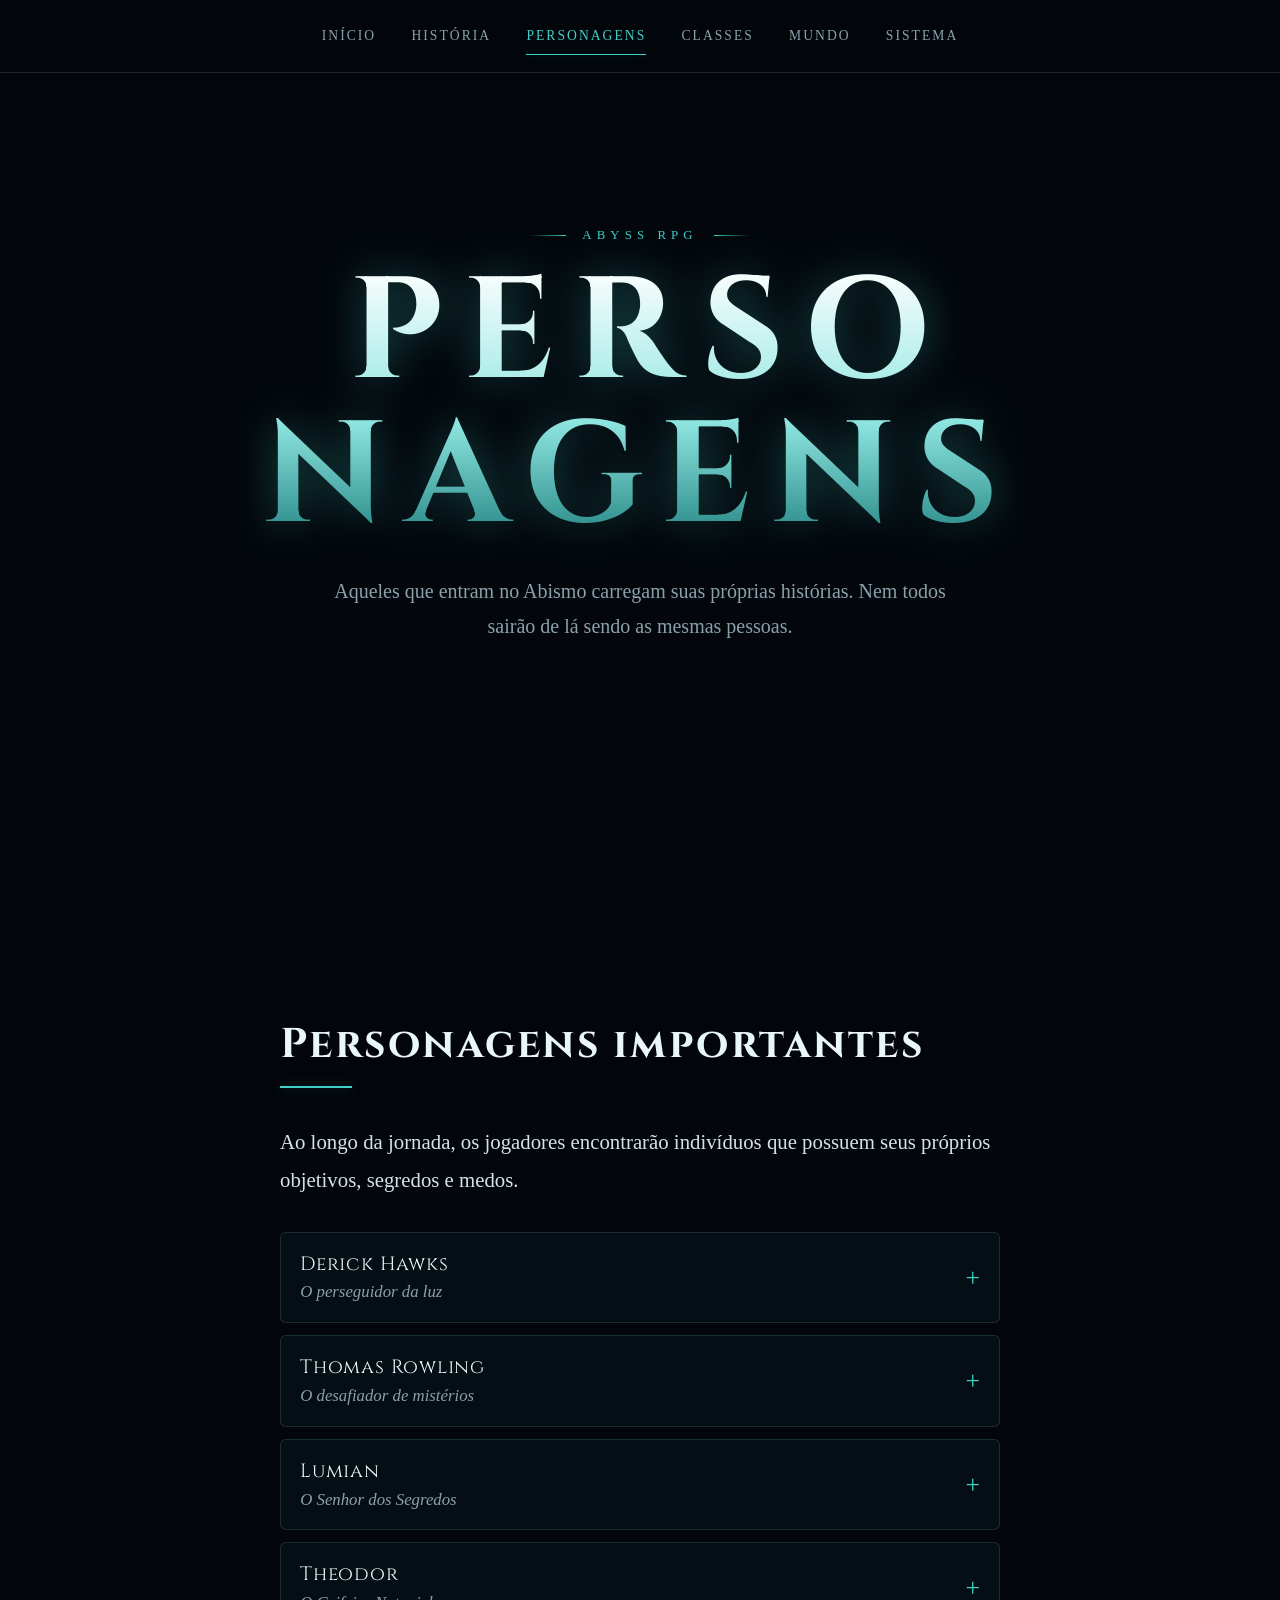
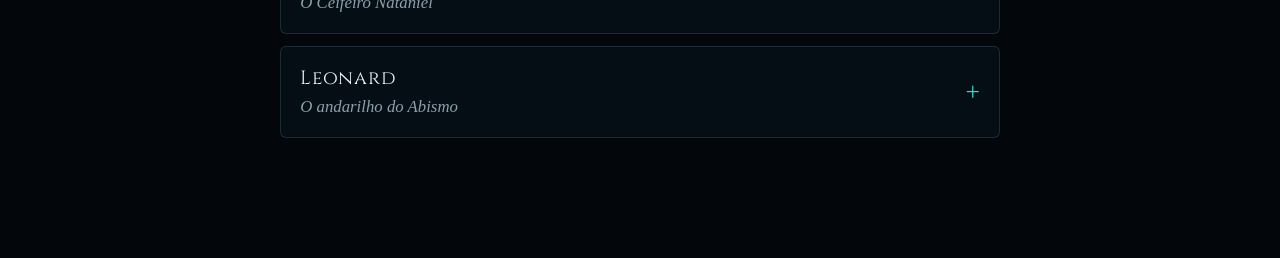
<file: paginas/personagens.html>
<!DOCTYPE html>
<html lang="pt-br">
<head>
  <meta charset="UTF-8">
  <meta name="viewport" content="width=device-width, initial-scale=1.0">
  <meta name="description" content="Conheça os personagens do Abyss RPG.">
  <title>Personagens | Abyss RPG</title>

  <link rel="stylesheet" href="../css/style.css">

  <link rel="preconnect" href="https://fonts.googleapis.com">
  <link rel="preconnect" href="https://fonts.gstatic.com" crossorigin>
  <link href="https://fonts.googleapis.com/css2?family=Cinzel:wght@400..900&family=Uncial+Antiqua&display=swap" rel="stylesheet">
</head>

<body>

  <header class="top">
    <div class="wrap-nav">

      <button class="nav-button"
              type="button"
              aria-expanded="false"
              aria-controls="menu"
              aria-label="Abrir menu">
        ...
      </button>

      <nav aria-label="Navegação principal">
        <ul id="menu" class="nav__menu">
          <li><a class="nav__link" href="../index.html">Início</a></li>
          <li><a class="nav__link" href="historia.html">História</a></li>
          <li><a class="nav__link" href="personagens.html" aria-current="page">Personagens</a></li>
          <li><a class="nav__link" href="classes.html">Classes</a></li>
          <li><a class="nav__link" href="mundo.html">Mundo</a></li>
          <li><a class="nav__link" href="sistema.html">Sistema</a></li>
        </ul>
      </nav>

    </div>
  </header>

  <main>

    <section class="hero">
      <div class="hero-content">
        <span class="hero-abyss">Abyss RPG</span>
        <h1>PERSONAGENS</h1>

        <p class="hero-description">
          Aqueles que entram no Abismo carregam suas próprias histórias.
          Nem todos sairão de lá sendo as mesmas pessoas.
        </p>
      </div>
    </section>

    <div class="wrap-sobre">

      <section class="npcs">

        <h2>Personagens importantes</h2>

        <p>
          Ao longo da jornada, os jogadores encontrarão indivíduos que
          possuem seus próprios objetivos, segredos e medos.
        </p>

        <details class="ficha" name="npc">
          <summary>
            <span class="ficha__nome">Derick Hawks</span>
            <span class="ficha__titulo">O perseguidor da luz</span>
          </summary>

          <div class="ficha__corpo">
            <dl>
              <dt>Papel</dt>
              <dd>
                NPC que o grupo pode recrutar, e nesse caso o mestre passa a interpretá-lo.
                Jovem estudante que se viu preso no Abismo de uma hora para outra,
                é um ser de notável ingenuidade e uma bênção para quem está por perto, um pequeno sol.
              </dd>

              <dt>Aparência</dt>
              <dd>
                Jovem de 18 anos, de cabelos loiros e olhos negros, sempre sorrindo.
                Veste camisa branca e calça preta, e leva uma bolsa de couro amarrada ao torso.
                No pescoço pende um medalhão dourado, e nas costas das mãos há dois símbolos marcados.
              </dd>

              <dt>Personalidade</dt>
              <dd>
                Extremamente alegre, gentil e bondoso, mas inteligente apesar da ingenuidade.
                Vive sorrindo, adora doces e quer a segurança de todos.
              </dd>

              <dt>Segredo</dt>
              <dd>Foi abençoado por Lumian.</dd>
            </dl>
          </div>
        </details>

        <details class="ficha" name="npc">
          <summary>
            <span class="ficha__nome">Thomas Rowling</span>
            <span class="ficha__titulo">O desafiador de mistérios</span>
          </summary>

          <div class="ficha__corpo">
            <dl>
              <dt>Papel</dt>
              <dd>
                Se os jogadores o salvarem da morte, ele passa a ajudá-los dentro do grupo,
                graças à sua bênção do portal.
              </dd>

              <dt>Aparência</dt>
              <dd>
                Homem de 25 anos, de cabelos escuros e olhos azuis.
                Veste um terno cinza-escuro e carrega uma pedra entalhada com runas.
              </dd>

              <dt>Personalidade</dt>
              <dd>
                Inteligente e experiente, mas um tanto solitário.
                Tem uma irmã mais nova que é o seu tesouro, e é por ela que luta
                para sair daquele maldito lugar.
              </dd>

              <dt>Segredo</dt>
              <dd>Sabe como ativar o altar do templo central.</dd>
            </dl>
          </div>
        </details>

        <details class="ficha" name="npc">
          <summary>
            <span class="ficha__nome">Lumian</span>
            <span class="ficha__titulo">O Senhor dos Segredos</span>
          </summary>

          <div class="ficha__corpo">
            <dl>
              <dt>Papel</dt>
              <dd>
                Entidade cósmica que às vezes ajuda os jogadores e às vezes se mantém imparcial.
                Vive de enigmas e frases de duplo sentido, o que torna difícil
                distinguir o que é verdade do que é mentira.
              </dd>

              <dt>Aparência</dt>
              <dd>
                Homem de feições joviais, com cabelos negros como um céu estrelado e olhos amarelos como mel.
                Veste roupas negras, um véu cravejado de estrelas e uma estola dourada.
                Mantém os olhos baixos, como se estivesse sempre triste.
              </dd>

              <dt>Personalidade</dt>
              <dd>Calmo, sábio e compassivo. Busca conhecer mais sobre o Abismo.</dd>

              <dt>Segredo</dt>
              <dd>
                Sabe quem é o dono do Abismo e, por ter uma dívida com ele,
                ajuda aqueles que estão no joguinho de Theodor.
              </dd>
            </dl>
          </div>
        </details>

        <details class="ficha" name="npc">
          <summary>
            <span class="ficha__nome">Theodor</span>
            <span class="ficha__titulo">O Ceifeiro Nataniel</span>
          </summary>

          <div class="ficha__corpo">
            <dl>
              <dt>Papel</dt>
              <dd>
                O Ceifeiro Nataniel, um lunático psicótico que escolhe pessoas e as leva
                para o Abismo com o intuito de vê-las sofrer. Usa as vítimas para se tornar
                mais poderoso, à medida que entende a composição da alma.
              </dd>

              <dt>Aparência</dt>
              <dd>
                Homem de aparência amigável, de olhos verdes e cabelos castanho-claros.
                Veste roupas orientais e carrega consigo uma espada negra.
              </dd>

              <dt>Personalidade</dt>
              <dd>
                Por trás do ar simpático, é extremamente manipulador e sádico.
                Um lunático com poder demais.
              </dd>

              <dt>Segredo</dt>
              <dd>Quer substituir o Senhor, a Morte encarnada.</dd>
            </dl>
          </div>
        </details>

        <details class="ficha" name="npc">
          <summary>
            <span class="ficha__nome">Leonard</span>
            <span class="ficha__titulo">O andarilho do Abismo</span>
          </summary>

          <div class="ficha__corpo">
            <dl>
              <dt>Papel</dt>
              <dd>
                Está há anos no Abismo e voltou a ter esperança quando Derick, o perseguidor da luz,
                surgiu. Tem certeza de que precisa ajudar o garoto, pois ele é a saída
                daquele lugar de trevas.
              </dd>

              <dt>Aparência</dt>
              <dd>
                Homem de 30 anos, de cabelos negros e olhos castanhos.
                Veste roupas de couro e carrega uma mochila com suprimentos.
              </dd>

              <dt>Personalidade</dt>
              <dd>
                Calmo e experiente, move-se pelas ruínas como ninguém
                e tem amplo conhecimento sobre o lugar.
              </dd>

              <dt>Segredo</dt>
              <dd>Sabe como evitar o Leviatã.</dd>
            </dl>
          </div>
        </details>

      </section>

    </div>

  </main>

  <script src="../js/script.js"></script>

</body>
</html>
</file>
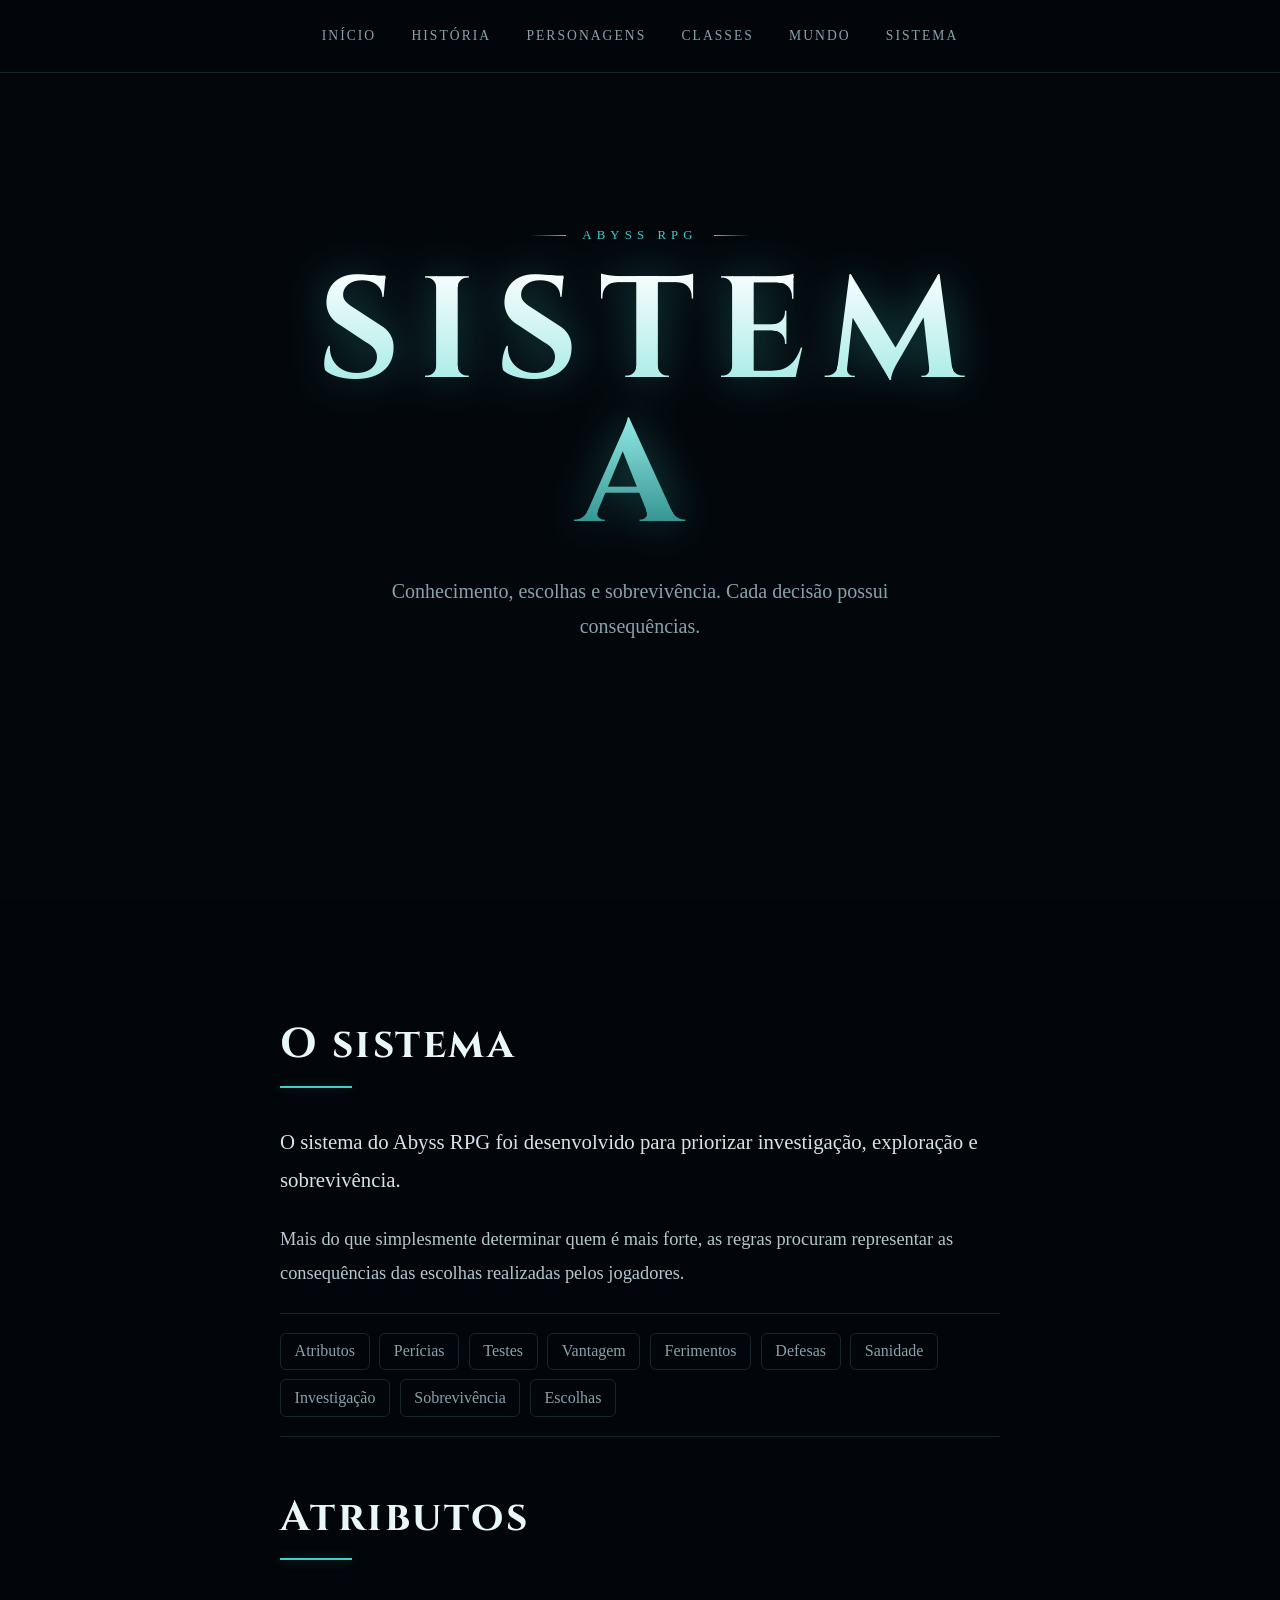
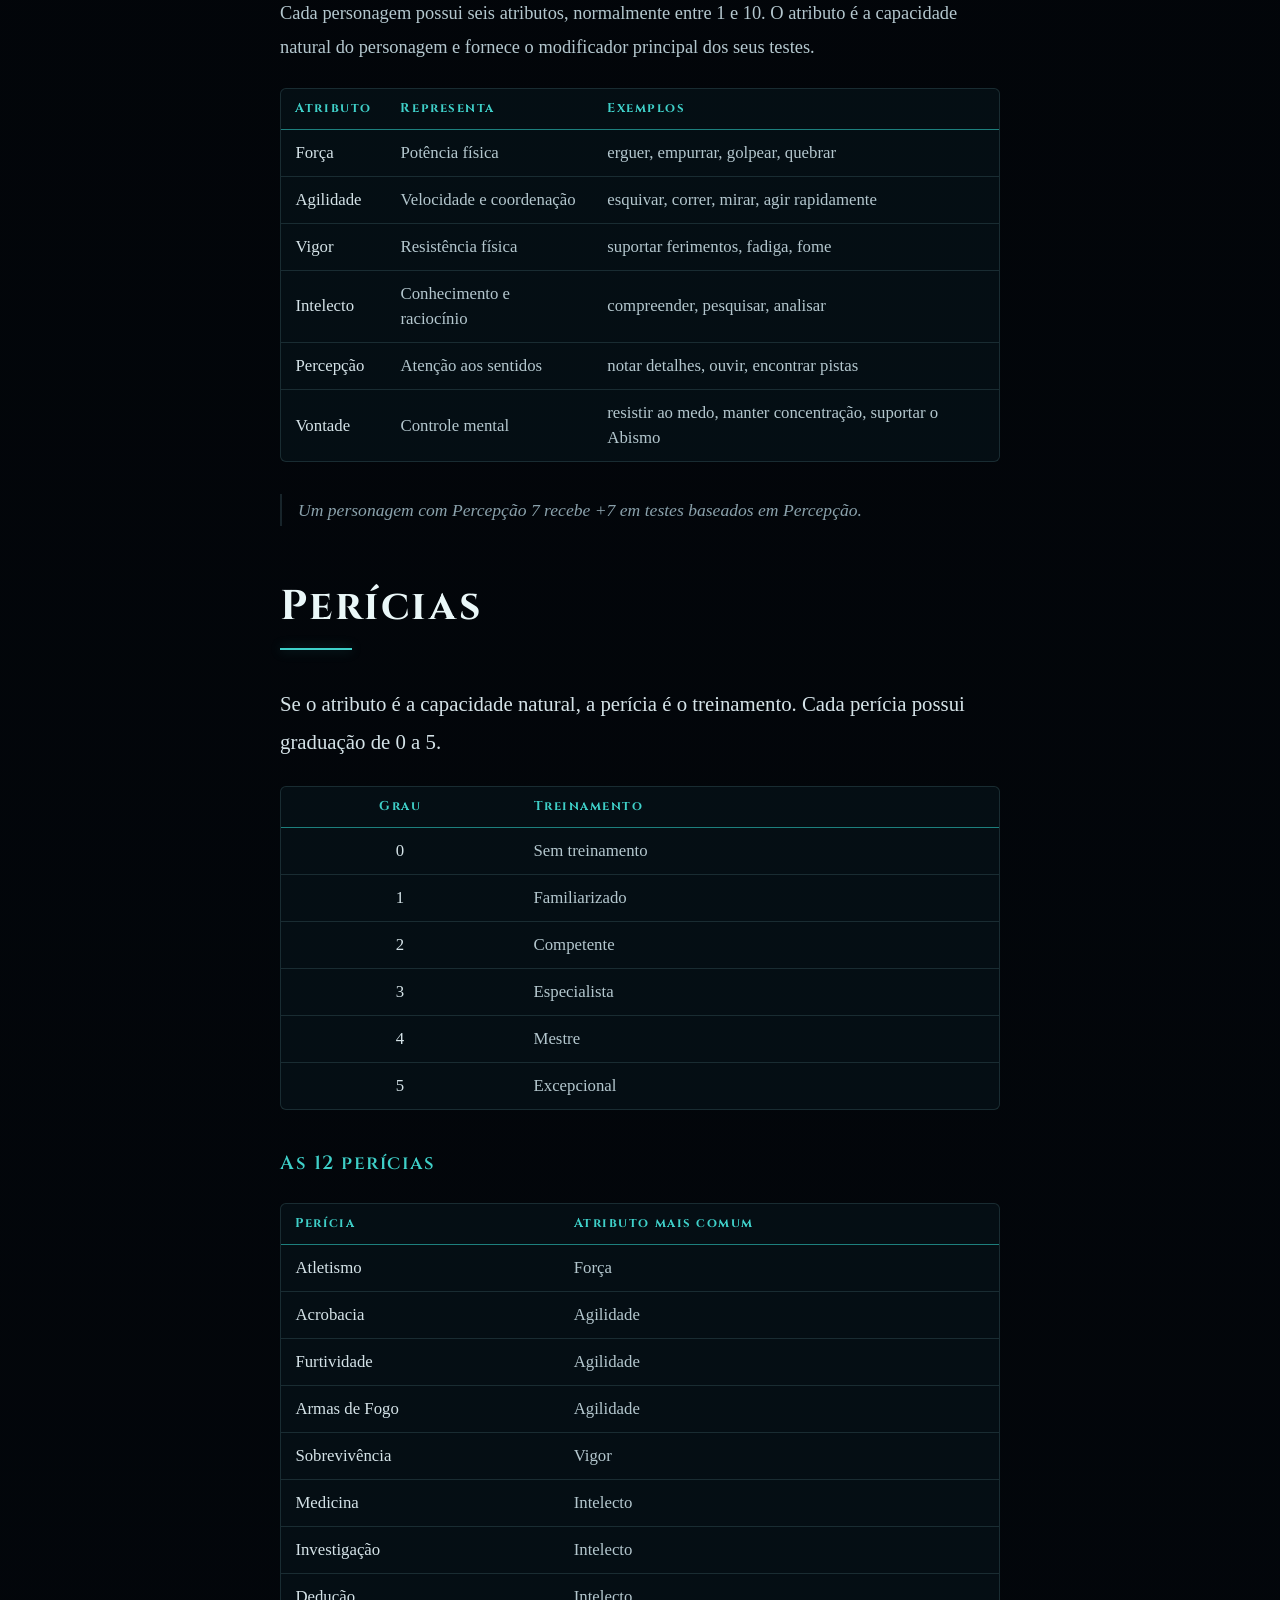
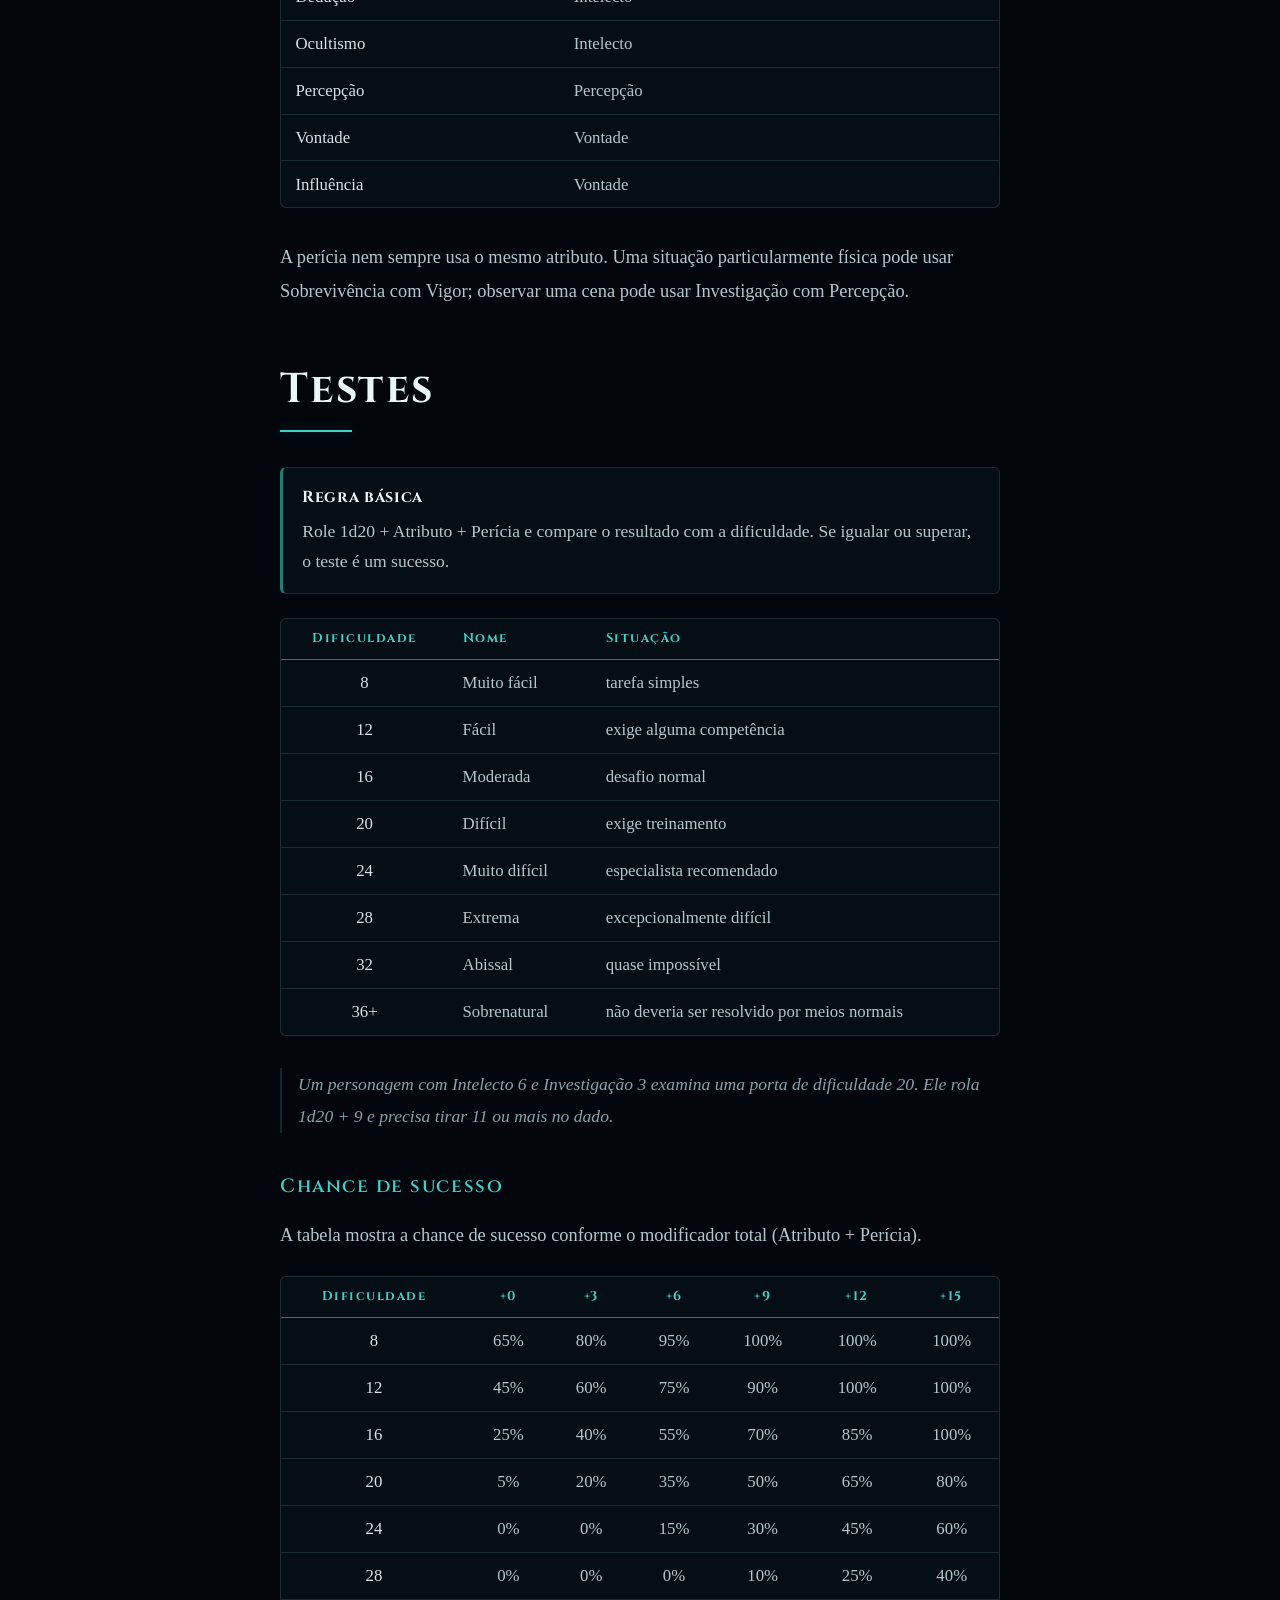
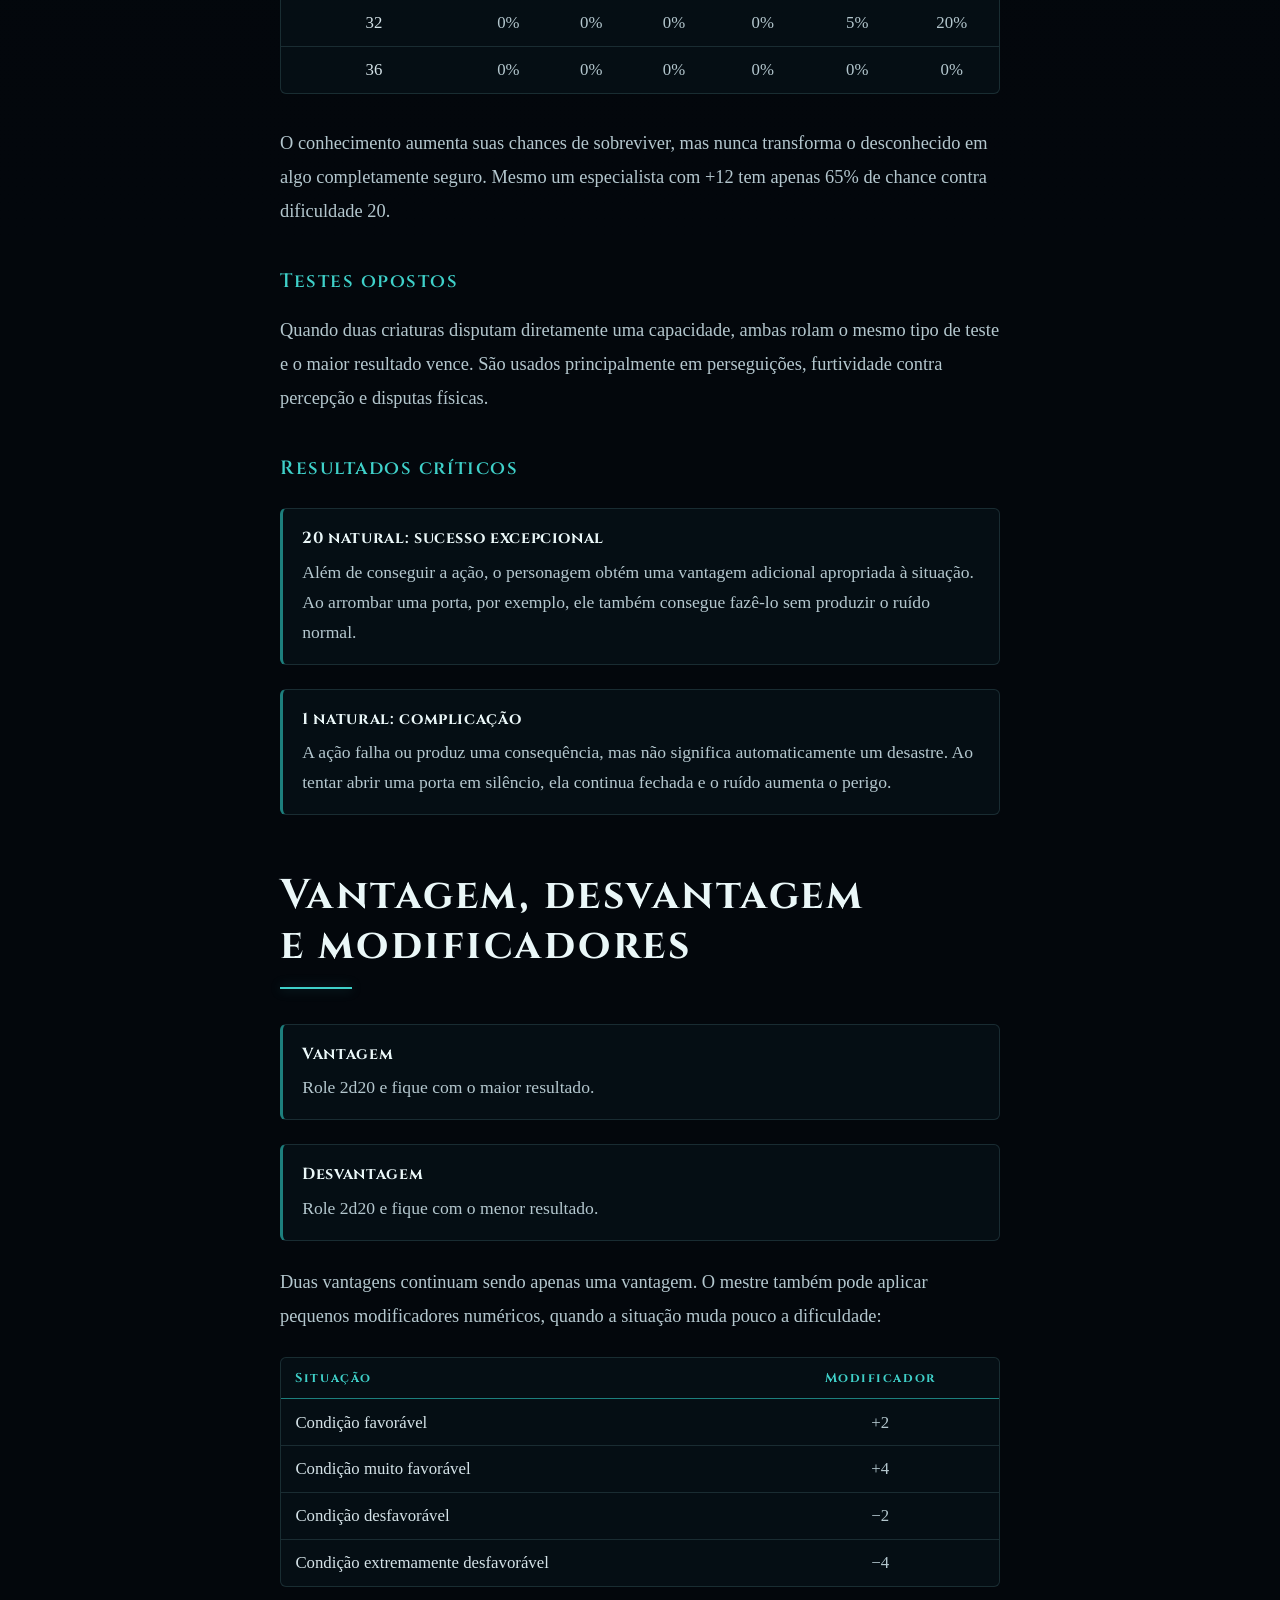
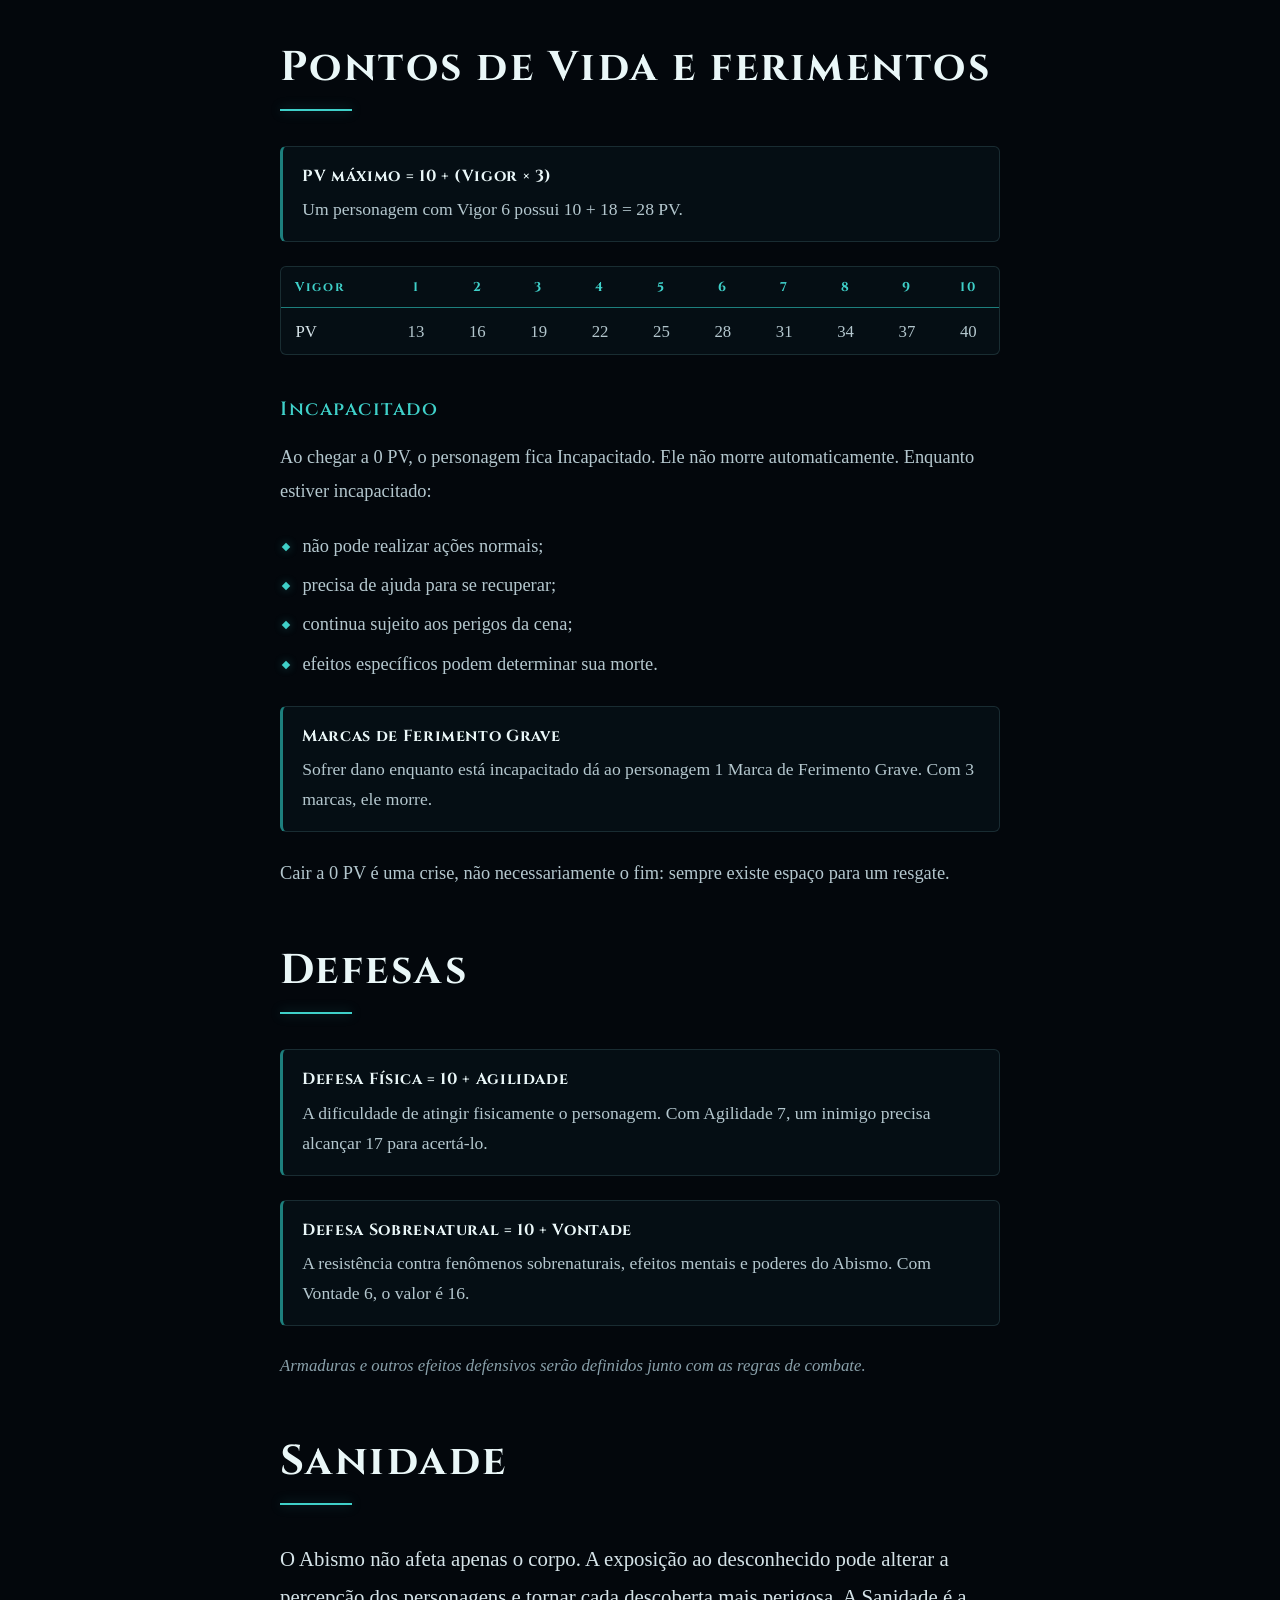
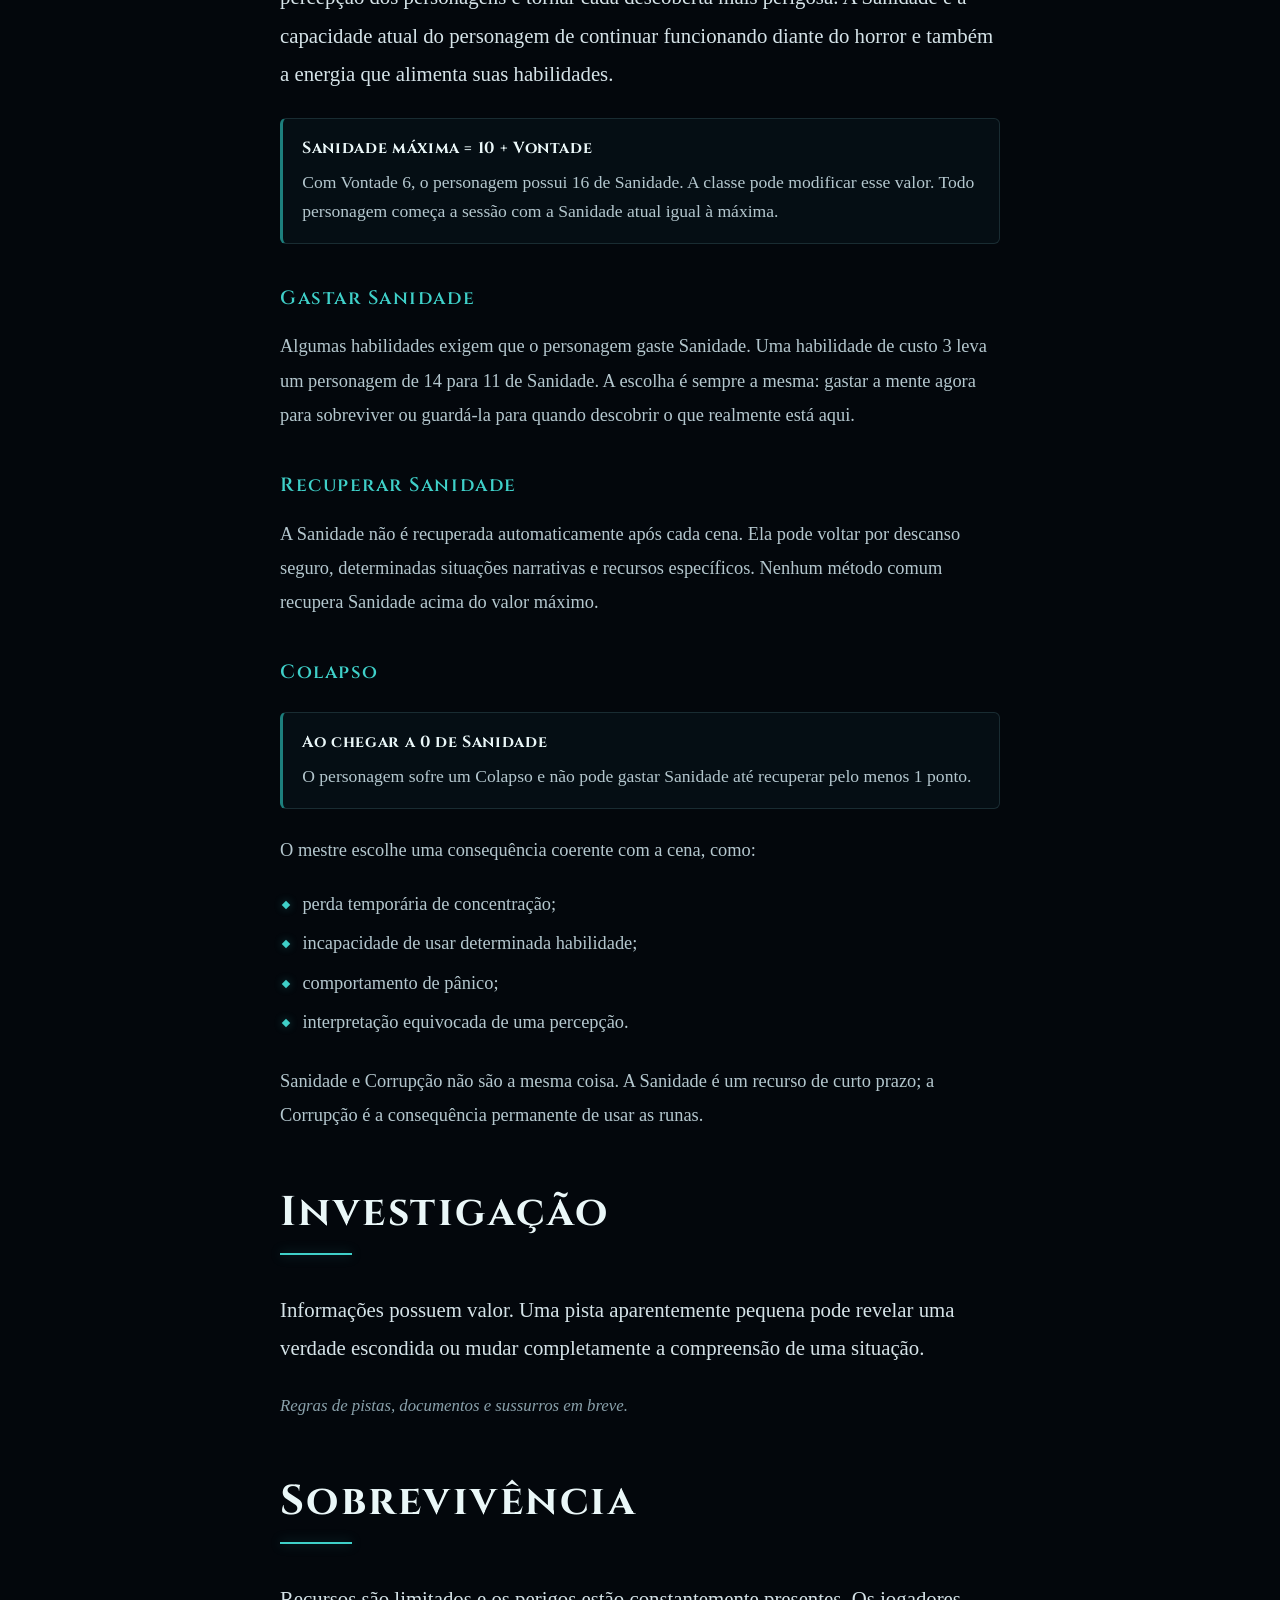
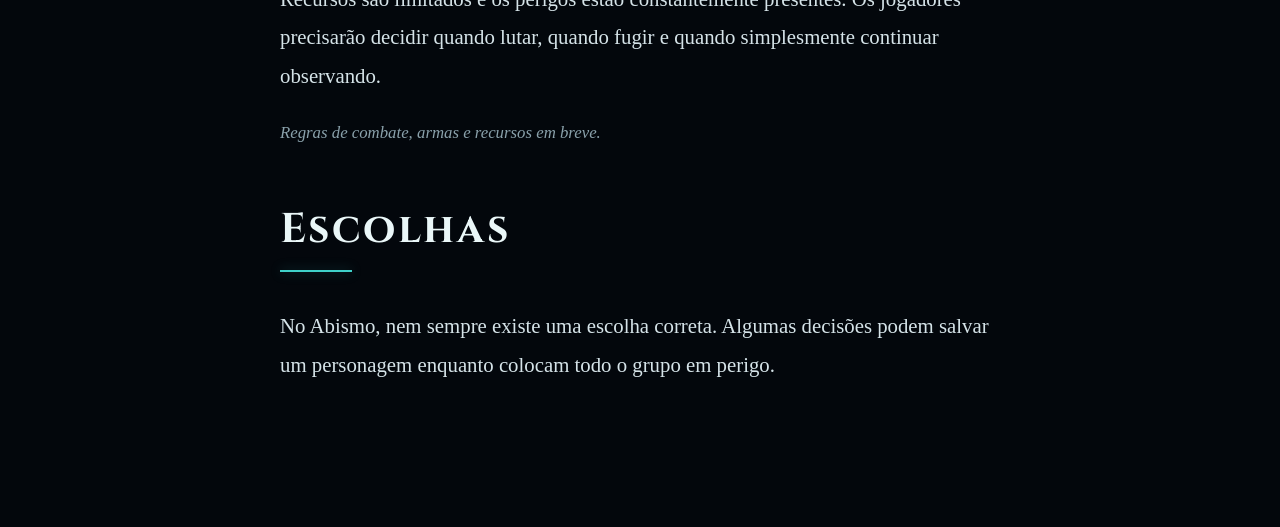
<file: paginas/sistema.html>
<!DOCTYPE html>
<html lang="pt-br">
<head>
  <meta charset="UTF-8">
  <meta name="viewport" content="width=device-width, initial-scale=1.0">
  <meta name="description" content="Conheça o sistema do Abyss RPG: atributos, perícias, testes, Sanidade e mais.">
  <title>Sistema | Abyss RPG</title>

  <link rel="stylesheet" href="../css/style.css">

  <link rel="preconnect" href="https://fonts.googleapis.com">
  <link rel="preconnect" href="https://fonts.gstatic.com" crossorigin>
  <link href="https://fonts.googleapis.com/css2?family=Cinzel:wght@400..900&display=swap" rel="stylesheet">
  <link href="https://fonts.googleapis.com/css2?family=Uncial+Antiqua&display=swap" rel="stylesheet">
</head>

<body>

  <header class="top">
    <div class="wrap-nav">

      <button class="nav-button"
              type="button"
              aria-expanded="false"
              aria-controls="menu"
              aria-label="Abrir menu">
        ...
      </button>

      <nav aria-label="Navegação principal">
        <ul id="menu" class="nav__menu">
          <li><a class="nav__link" href="../index.html">Início</a></li>
          <li><a class="nav__link" href="historia.html">História</a></li>
          <li><a class="nav__link" href="personagens.html">Personagens</a></li>
          <li><a class="nav__link" href="classes.html">Classes</a></li>
          <li><a class="nav__link" href="mundo.html">Mundo</a></li>
          <li><a class="nav__link" href="sistema.html">Sistema</a></li>
        </ul>
      </nav>

    </div>
  </header>

  <main>

    <section class="hero">
      <div class="hero-content">
        <span class="hero-abyss">Abyss RPG</span>
        <h1>SISTEMA</h1>

        <p class="hero-description">
          Conhecimento, escolhas e sobrevivência. Cada decisão possui
          consequências.
        </p>
      </div>
    </section>

    <div class="wrap-sobre">

      <section class="sobre-abyss-rpg sistema-secao">

        <h2>O sistema</h2>

        <p>
          O sistema do Abyss RPG foi desenvolvido para priorizar
          investigação, exploração e sobrevivência.
        </p>

        <p>
          Mais do que simplesmente determinar quem é mais forte,
          as regras procuram representar as consequências das escolhas
          realizadas pelos jogadores.
        </p>

        <nav aria-label="Índice do sistema">
          <ul class="sistema-indice">
            <li><a href="#atributos">Atributos</a></li>
            <li><a href="#pericias">Perícias</a></li>
            <li><a href="#testes">Testes</a></li>
            <li><a href="#vantagem">Vantagem</a></li>
            <li><a href="#ferimentos">Ferimentos</a></li>
            <li><a href="#defesas">Defesas</a></li>
            <li><a href="#sanidade">Sanidade</a></li>
            <li><a href="#investigacao">Investigação</a></li>
            <li><a href="#sobrevivencia">Sobrevivência</a></li>
            <li><a href="#escolhas">Escolhas</a></li>
          </ul>
        </nav>

        <!-- ATRIBUTOS -->
        <h2 id="atributos">Atributos</h2>

        <p>
          Cada personagem possui seis atributos, normalmente entre 1 e 10.
          O atributo é a capacidade natural do personagem e fornece o
          modificador principal dos seus testes.
        </p>

        <div class="tabela-wrap">
          <table>
            <thead><tr><th>Atributo</th><th>Representa</th><th>Exemplos</th></tr></thead>
            <tbody>
              <tr><td>Força</td><td>Potência física</td><td>erguer, empurrar, golpear, quebrar</td></tr>
              <tr><td>Agilidade</td><td>Velocidade e coordenação</td><td>esquivar, correr, mirar, agir rapidamente</td></tr>
              <tr><td>Vigor</td><td>Resistência física</td><td>suportar ferimentos, fadiga, fome</td></tr>
              <tr><td>Intelecto</td><td>Conhecimento e raciocínio</td><td>compreender, pesquisar, analisar</td></tr>
              <tr><td>Percepção</td><td>Atenção aos sentidos</td><td>notar detalhes, ouvir, encontrar pistas</td></tr>
              <tr><td>Vontade</td><td>Controle mental</td><td>resistir ao medo, manter concentração, suportar o Abismo</td></tr>
            </tbody>
          </table>
        </div>

        <p class="exemplo">
          Um personagem com Percepção 7 recebe +7 em testes baseados em Percepção.
        </p>

        <!-- PERÍCIAS -->
        <h2 id="pericias">Perícias</h2>

        <p>
          Se o atributo é a capacidade natural, a perícia é o treinamento.
          Cada perícia possui graduação de 0 a 5.
        </p>

        <div class="tabela-wrap">
          <table>
            <thead><tr><th class="num">Grau</th><th>Treinamento</th></tr></thead>
            <tbody>
              <tr><td class="num">0</td><td>Sem treinamento</td></tr>
              <tr><td class="num">1</td><td>Familiarizado</td></tr>
              <tr><td class="num">2</td><td>Competente</td></tr>
              <tr><td class="num">3</td><td>Especialista</td></tr>
              <tr><td class="num">4</td><td>Mestre</td></tr>
              <tr><td class="num">5</td><td>Excepcional</td></tr>
            </tbody>
          </table>
        </div>

        <h3>As 12 perícias</h3>

        <div class="tabela-wrap">
          <table>
            <thead><tr><th>Perícia</th><th>Atributo mais comum</th></tr></thead>
            <tbody>
              <tr><td>Atletismo</td><td>Força</td></tr>
              <tr><td>Acrobacia</td><td>Agilidade</td></tr>
              <tr><td>Furtividade</td><td>Agilidade</td></tr>
              <tr><td>Armas de Fogo</td><td>Agilidade</td></tr>
              <tr><td>Sobrevivência</td><td>Vigor</td></tr>
              <tr><td>Medicina</td><td>Intelecto</td></tr>
              <tr><td>Investigação</td><td>Intelecto</td></tr>
              <tr><td>Dedução</td><td>Intelecto</td></tr>
              <tr><td>Ocultismo</td><td>Intelecto</td></tr>
              <tr><td>Percepção</td><td>Percepção</td></tr>
              <tr><td>Vontade</td><td>Vontade</td></tr>
              <tr><td>Influência</td><td>Vontade</td></tr>
            </tbody>
          </table>
        </div>

        <p>
          A perícia nem sempre usa o mesmo atributo. Uma situação
          particularmente física pode usar Sobrevivência com Vigor; observar
          uma cena pode usar Investigação com Percepção.
        </p>

        <!-- TESTES -->
        <h2 id="testes">Testes</h2>

        <div class="regra">
          <strong>Regra básica</strong>
          Role 1d20 + Atributo + Perícia e compare o resultado com a dificuldade.
          Se igualar ou superar, o teste é um sucesso.
        </div>

        <div class="tabela-wrap">
          <table>
            <thead><tr><th class="num">Dificuldade</th><th>Nome</th><th>Situação</th></tr></thead>
            <tbody>
              <tr><td class="num">8</td><td>Muito fácil</td><td>tarefa simples</td></tr>
              <tr><td class="num">12</td><td>Fácil</td><td>exige alguma competência</td></tr>
              <tr><td class="num">16</td><td>Moderada</td><td>desafio normal</td></tr>
              <tr><td class="num">20</td><td>Difícil</td><td>exige treinamento</td></tr>
              <tr><td class="num">24</td><td>Muito difícil</td><td>especialista recomendado</td></tr>
              <tr><td class="num">28</td><td>Extrema</td><td>excepcionalmente difícil</td></tr>
              <tr><td class="num">32</td><td>Abissal</td><td>quase impossível</td></tr>
              <tr><td class="num">36+</td><td>Sobrenatural</td><td>não deveria ser resolvido por meios normais</td></tr>
            </tbody>
          </table>
        </div>

        <p class="exemplo">
          Um personagem com Intelecto 6 e Investigação 3 examina uma porta de
          dificuldade 20. Ele rola 1d20 + 9 e precisa tirar 11 ou mais no dado.
        </p>

        <h3>Chance de sucesso</h3>

        <p>
          A tabela mostra a chance de sucesso conforme o modificador total
          (Atributo + Perícia).
        </p>

        <div class="tabela-wrap">
          <table>
            <thead>
              <tr>
                <th class="num">Dificuldade</th>
                <th class="num">+0</th><th class="num">+3</th><th class="num">+6</th>
                <th class="num">+9</th><th class="num">+12</th><th class="num">+15</th>
              </tr>
            </thead>
            <tbody>
              <tr><td class="num">8</td><td class="num">65%</td><td class="num">80%</td><td class="num">95%</td><td class="num">100%</td><td class="num">100%</td><td class="num">100%</td></tr>
              <tr><td class="num">12</td><td class="num">45%</td><td class="num">60%</td><td class="num">75%</td><td class="num">90%</td><td class="num">100%</td><td class="num">100%</td></tr>
              <tr><td class="num">16</td><td class="num">25%</td><td class="num">40%</td><td class="num">55%</td><td class="num">70%</td><td class="num">85%</td><td class="num">100%</td></tr>
              <tr><td class="num">20</td><td class="num">5%</td><td class="num">20%</td><td class="num">35%</td><td class="num">50%</td><td class="num">65%</td><td class="num">80%</td></tr>
              <tr><td class="num">24</td><td class="num">0%</td><td class="num">0%</td><td class="num">15%</td><td class="num">30%</td><td class="num">45%</td><td class="num">60%</td></tr>
              <tr><td class="num">28</td><td class="num">0%</td><td class="num">0%</td><td class="num">0%</td><td class="num">10%</td><td class="num">25%</td><td class="num">40%</td></tr>
              <tr><td class="num">32</td><td class="num">0%</td><td class="num">0%</td><td class="num">0%</td><td class="num">0%</td><td class="num">5%</td><td class="num">20%</td></tr>
              <tr><td class="num">36</td><td class="num">0%</td><td class="num">0%</td><td class="num">0%</td><td class="num">0%</td><td class="num">0%</td><td class="num">0%</td></tr>
            </tbody>
          </table>
        </div>

        <p>
          O conhecimento aumenta suas chances de sobreviver, mas nunca
          transforma o desconhecido em algo completamente seguro. Mesmo um
          especialista com +12 tem apenas 65% de chance contra dificuldade 20.
        </p>

        <h3>Testes opostos</h3>

        <p>
          Quando duas criaturas disputam diretamente uma capacidade, ambas
          rolam o mesmo tipo de teste e o maior resultado vence. São usados
          principalmente em perseguições, furtividade contra percepção e
          disputas físicas.
        </p>

        <h3>Resultados críticos</h3>

        <div class="regra">
          <strong>20 natural: sucesso excepcional</strong>
          Além de conseguir a ação, o personagem obtém uma vantagem adicional
          apropriada à situação. Ao arrombar uma porta, por exemplo, ele
          também consegue fazê-lo sem produzir o ruído normal.
        </div>

        <div class="regra">
          <strong>1 natural: complicação</strong>
          A ação falha ou produz uma consequência, mas não significa
          automaticamente um desastre. Ao tentar abrir uma porta em silêncio,
          ela continua fechada e o ruído aumenta o perigo.
        </div>

        <!-- VANTAGEM -->
        <h2 id="vantagem">Vantagem, desvantagem e modificadores</h2>

        <div class="regra">
          <strong>Vantagem</strong>
          Role 2d20 e fique com o maior resultado.
        </div>

        <div class="regra">
          <strong>Desvantagem</strong>
          Role 2d20 e fique com o menor resultado.
        </div>

        <p>
          Duas vantagens continuam sendo apenas uma vantagem. O mestre também
          pode aplicar pequenos modificadores numéricos, quando a situação
          muda pouco a dificuldade:
        </p>

        <div class="tabela-wrap">
          <table>
            <thead><tr><th>Situação</th><th class="num">Modificador</th></tr></thead>
            <tbody>
              <tr><td>Condição favorável</td><td class="num">+2</td></tr>
              <tr><td>Condição muito favorável</td><td class="num">+4</td></tr>
              <tr><td>Condição desfavorável</td><td class="num">−2</td></tr>
              <tr><td>Condição extremamente desfavorável</td><td class="num">−4</td></tr>
            </tbody>
          </table>
        </div>

        <!-- FERIMENTOS -->
        <h2 id="ferimentos">Pontos de Vida e ferimentos</h2>

        <div class="regra">
          <strong>PV máximo = 10 + (Vigor × 3)</strong>
          Um personagem com Vigor 6 possui 10 + 18 = 28 PV.
        </div>

        <div class="tabela-wrap">
          <table>
            <thead>
              <tr><th>Vigor</th><th class="num">1</th><th class="num">2</th><th class="num">3</th><th class="num">4</th><th class="num">5</th><th class="num">6</th><th class="num">7</th><th class="num">8</th><th class="num">9</th><th class="num">10</th></tr>
            </thead>
            <tbody>
              <tr><td>PV</td><td class="num">13</td><td class="num">16</td><td class="num">19</td><td class="num">22</td><td class="num">25</td><td class="num">28</td><td class="num">31</td><td class="num">34</td><td class="num">37</td><td class="num">40</td></tr>
            </tbody>
          </table>
        </div>

        <h3>Incapacitado</h3>

        <p>
          Ao chegar a 0 PV, o personagem fica Incapacitado. Ele não morre
          automaticamente. Enquanto estiver incapacitado:
        </p>

        <ul>
          <li>não pode realizar ações normais;</li>
          <li>precisa de ajuda para se recuperar;</li>
          <li>continua sujeito aos perigos da cena;</li>
          <li>efeitos específicos podem determinar sua morte.</li>
        </ul>

        <div class="regra">
          <strong>Marcas de Ferimento Grave</strong>
          Sofrer dano enquanto está incapacitado dá ao personagem 1 Marca de
          Ferimento Grave. Com 3 marcas, ele morre.
        </div>

        <p>
          Cair a 0 PV é uma crise, não necessariamente o fim: sempre existe
          espaço para um resgate.
        </p>

        <!-- DEFESAS -->
        <h2 id="defesas">Defesas</h2>

        <div class="regra">
          <strong>Defesa Física = 10 + Agilidade</strong>
          A dificuldade de atingir fisicamente o personagem. Com Agilidade 7,
          um inimigo precisa alcançar 17 para acertá-lo.
        </div>

        <div class="regra">
          <strong>Defesa Sobrenatural = 10 + Vontade</strong>
          A resistência contra fenômenos sobrenaturais, efeitos mentais e
          poderes do Abismo. Com Vontade 6, o valor é 16.
        </div>

        <p class="em-breve">
          Armaduras e outros efeitos defensivos serão definidos junto com as
          regras de combate.
        </p>

        <!-- SANIDADE -->
        <h2 id="sanidade">Sanidade</h2>

        <p>
          O Abismo não afeta apenas o corpo. A exposição ao desconhecido pode
          alterar a percepção dos personagens e tornar cada descoberta mais
          perigosa. A Sanidade é a capacidade atual do personagem de continuar
          funcionando diante do horror e também a energia que alimenta suas
          habilidades.
        </p>

        <div class="regra">
          <strong>Sanidade máxima = 10 + Vontade</strong>
          Com Vontade 6, o personagem possui 16 de Sanidade. A classe pode
          modificar esse valor. Todo personagem começa a sessão com a
          Sanidade atual igual à máxima.
        </div>

        <h3>Gastar Sanidade</h3>

        <p>
          Algumas habilidades exigem que o personagem gaste Sanidade. Uma
          habilidade de custo 3 leva um personagem de 14 para 11 de Sanidade.
          A escolha é sempre a mesma: gastar a mente agora para sobreviver ou
          guardá-la para quando descobrir o que realmente está aqui.
        </p>

        <h3>Recuperar Sanidade</h3>

        <p>
          A Sanidade não é recuperada automaticamente após cada cena. Ela pode
          voltar por descanso seguro, determinadas situações narrativas e
          recursos específicos. Nenhum método comum recupera Sanidade acima do
          valor máximo.
        </p>

        <h3>Colapso</h3>

        <div class="regra">
          <strong>Ao chegar a 0 de Sanidade</strong>
          O personagem sofre um Colapso e não pode gastar Sanidade até
          recuperar pelo menos 1 ponto.
        </div>

        <p>O mestre escolhe uma consequência coerente com a cena, como:</p>

        <ul>
          <li>perda temporária de concentração;</li>
          <li>incapacidade de usar determinada habilidade;</li>
          <li>comportamento de pânico;</li>
          <li>interpretação equivocada de uma percepção.</li>
        </ul>

        <p>
          Sanidade e Corrupção não são a mesma coisa. A Sanidade é um recurso
          de curto prazo; a Corrupção é a consequência permanente de usar as
          runas.
        </p>

        <!-- INVESTIGAÇÃO -->
        <h2 id="investigacao">Investigação</h2>

        <p>
          Informações possuem valor. Uma pista aparentemente pequena pode
          revelar uma verdade escondida ou mudar completamente a compreensão
          de uma situação.
        </p>

        <p class="em-breve">
          Regras de pistas, documentos e sussurros em breve.
        </p>

        <!-- SOBREVIVÊNCIA -->
        <h2 id="sobrevivencia">Sobrevivência</h2>

        <p>
          Recursos são limitados e os perigos estão constantemente presentes.
          Os jogadores precisarão decidir quando lutar, quando fugir e
          quando simplesmente continuar observando.
        </p>

        <p class="em-breve">
          Regras de combate, armas e recursos em breve.
        </p>

        <!-- ESCOLHAS -->
        <h2 id="escolhas">Escolhas</h2>

        <p>
          No Abismo, nem sempre existe uma escolha correta.
          Algumas decisões podem salvar um personagem enquanto colocam
          todo o grupo em perigo.
        </p>

      </section>

    </div>

  </main>

  <script src="../js/script.js"></script>

</body>
</html>
</file>
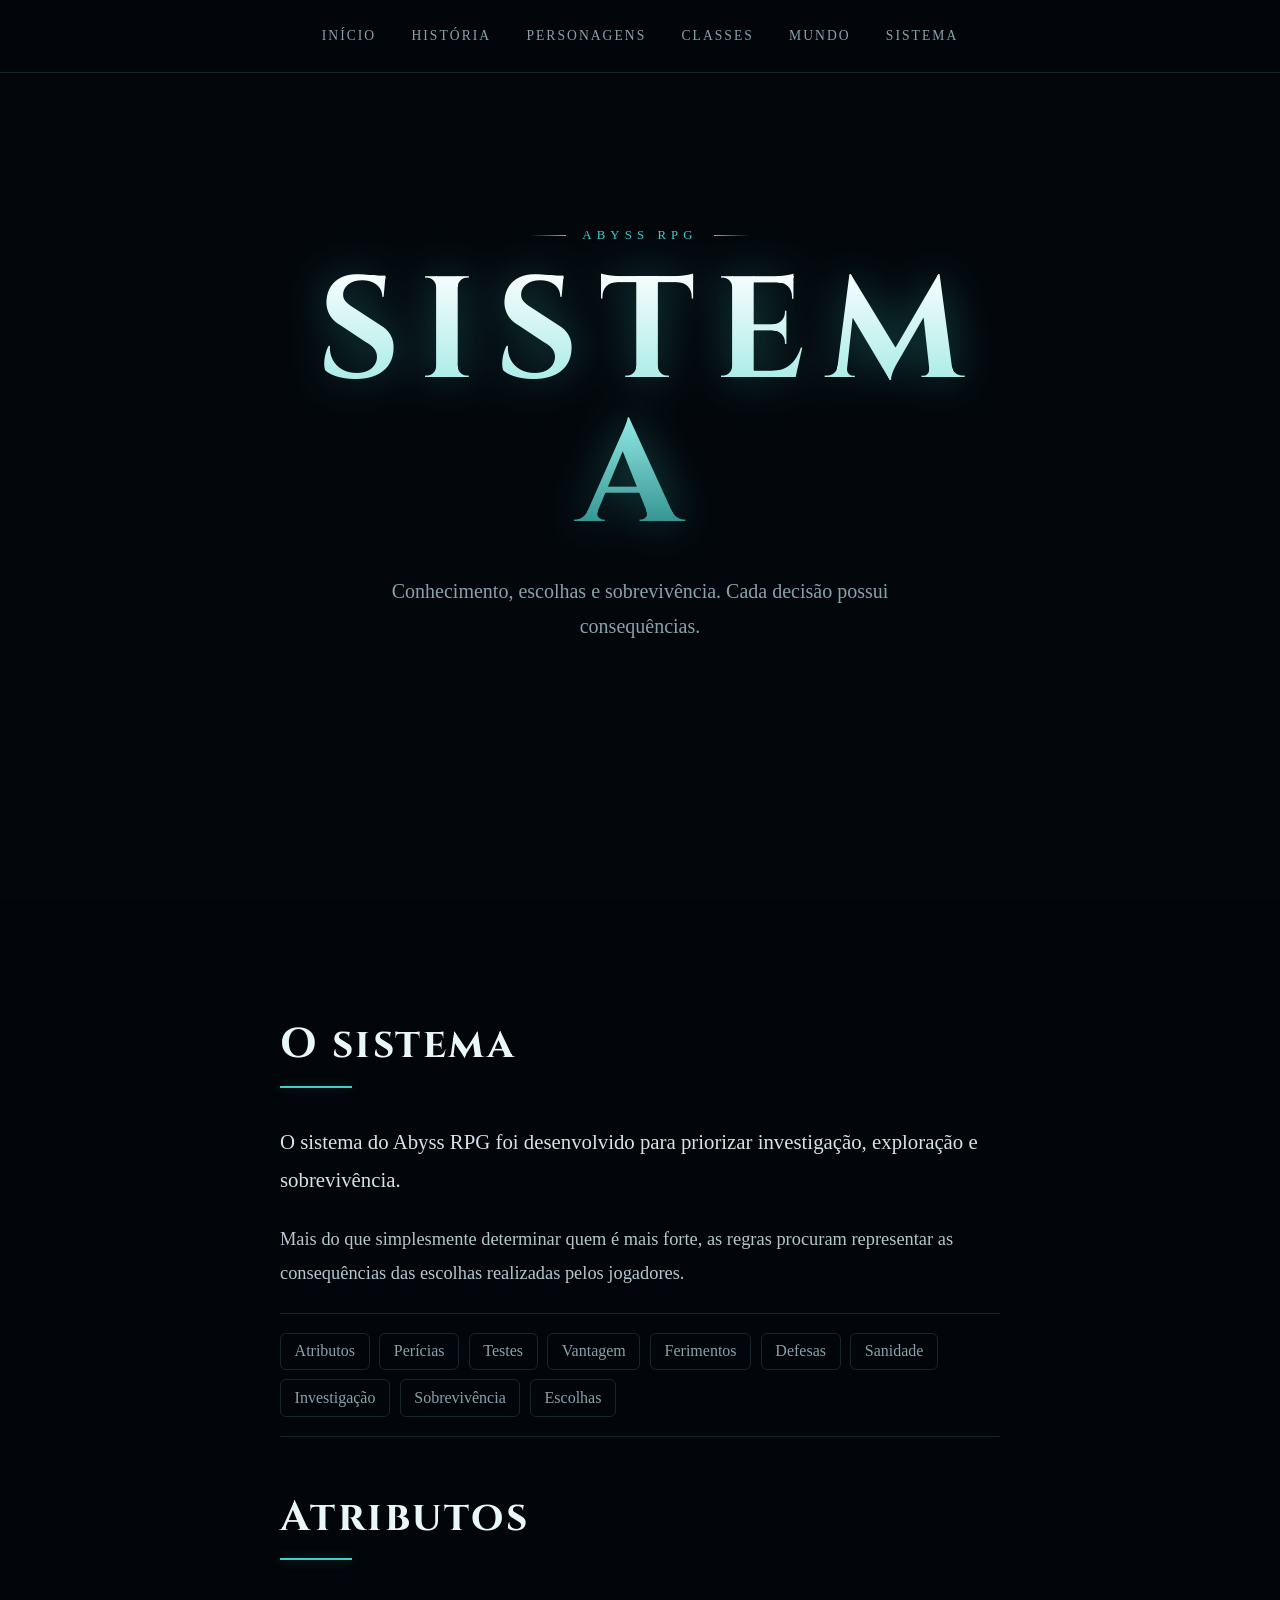
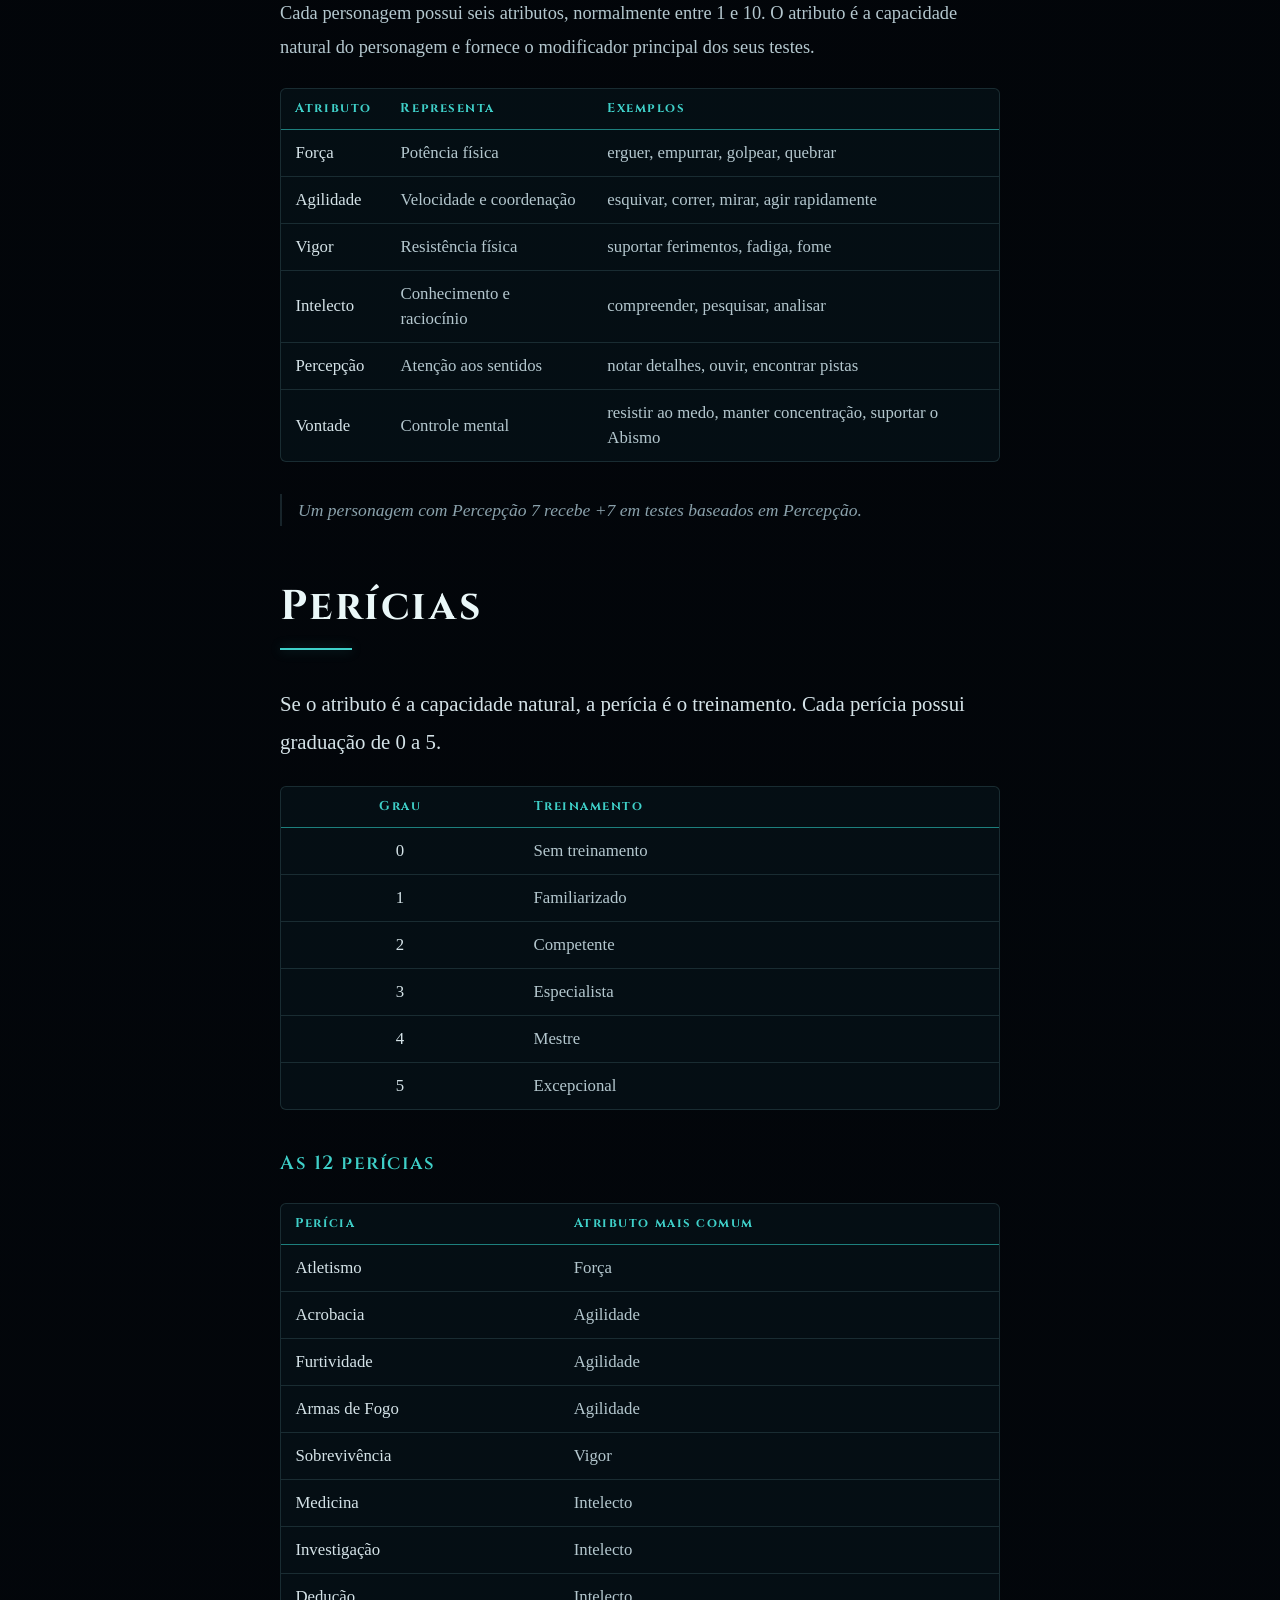
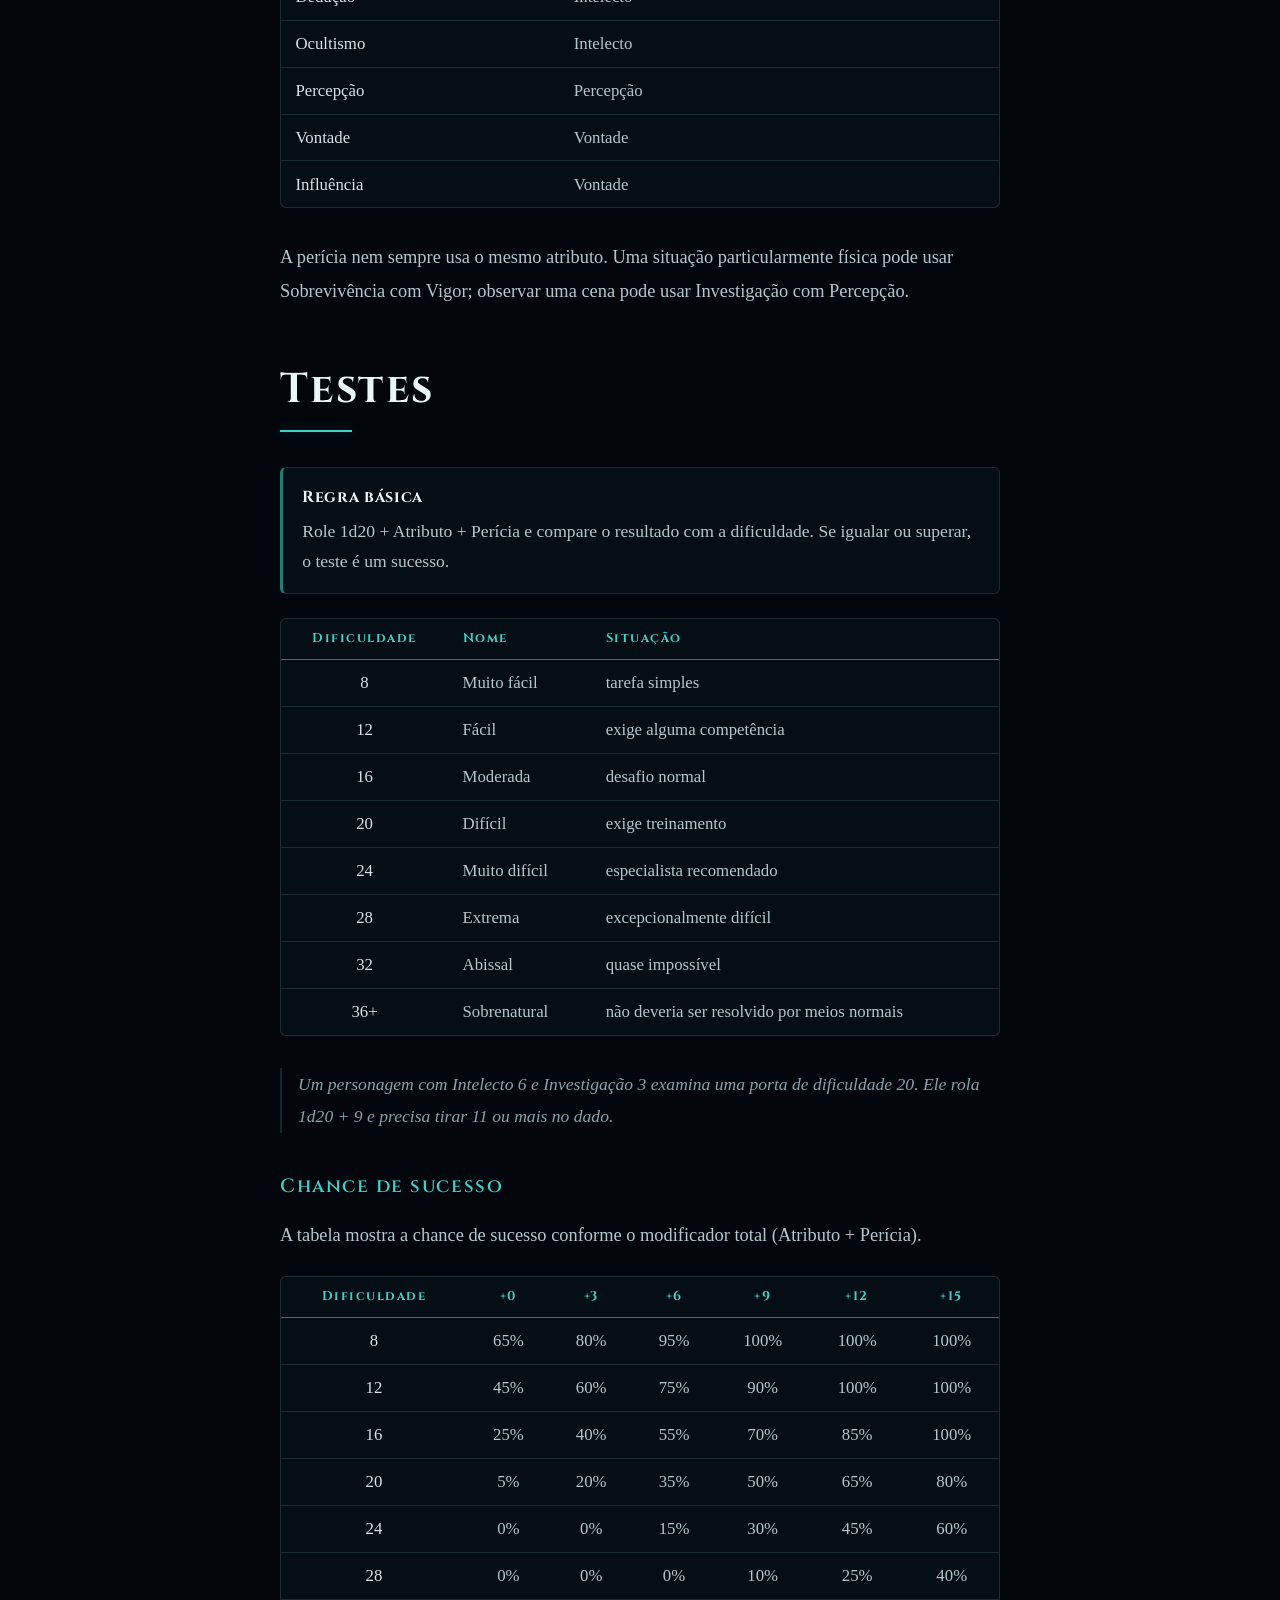
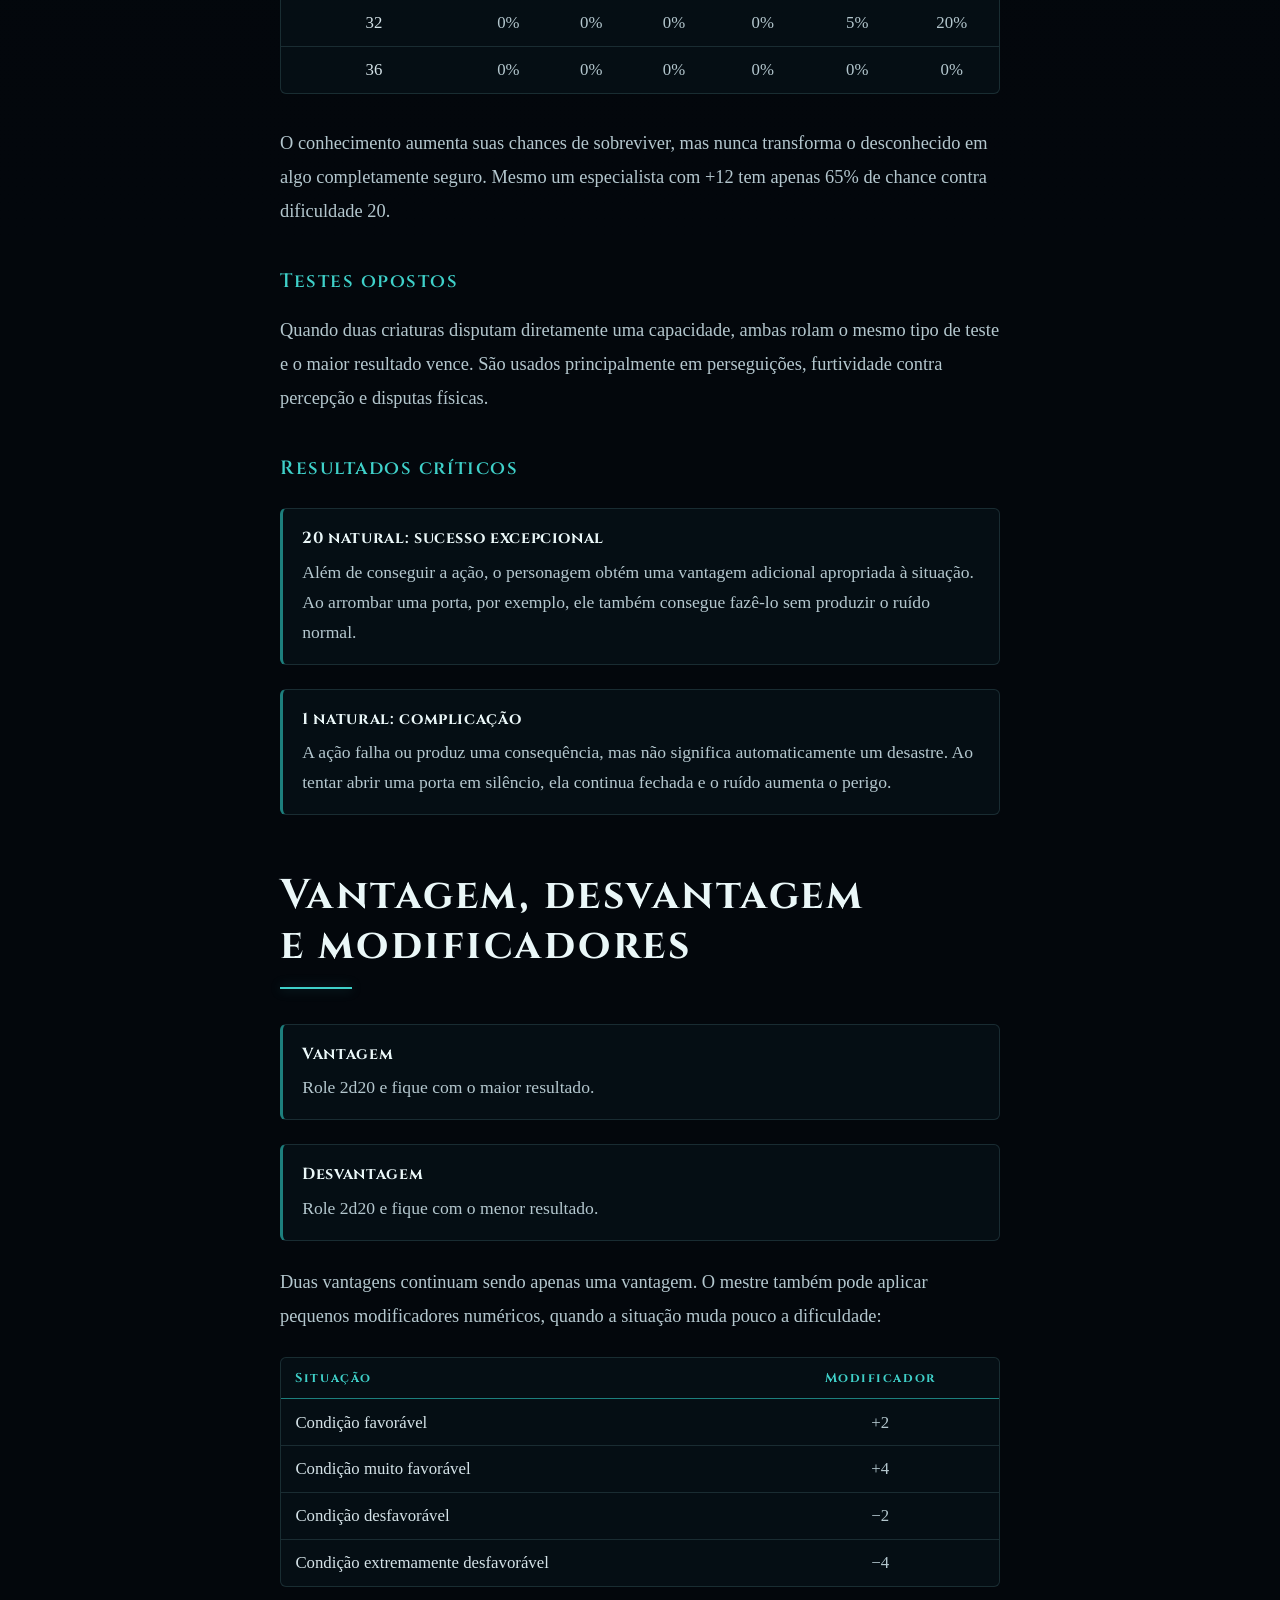
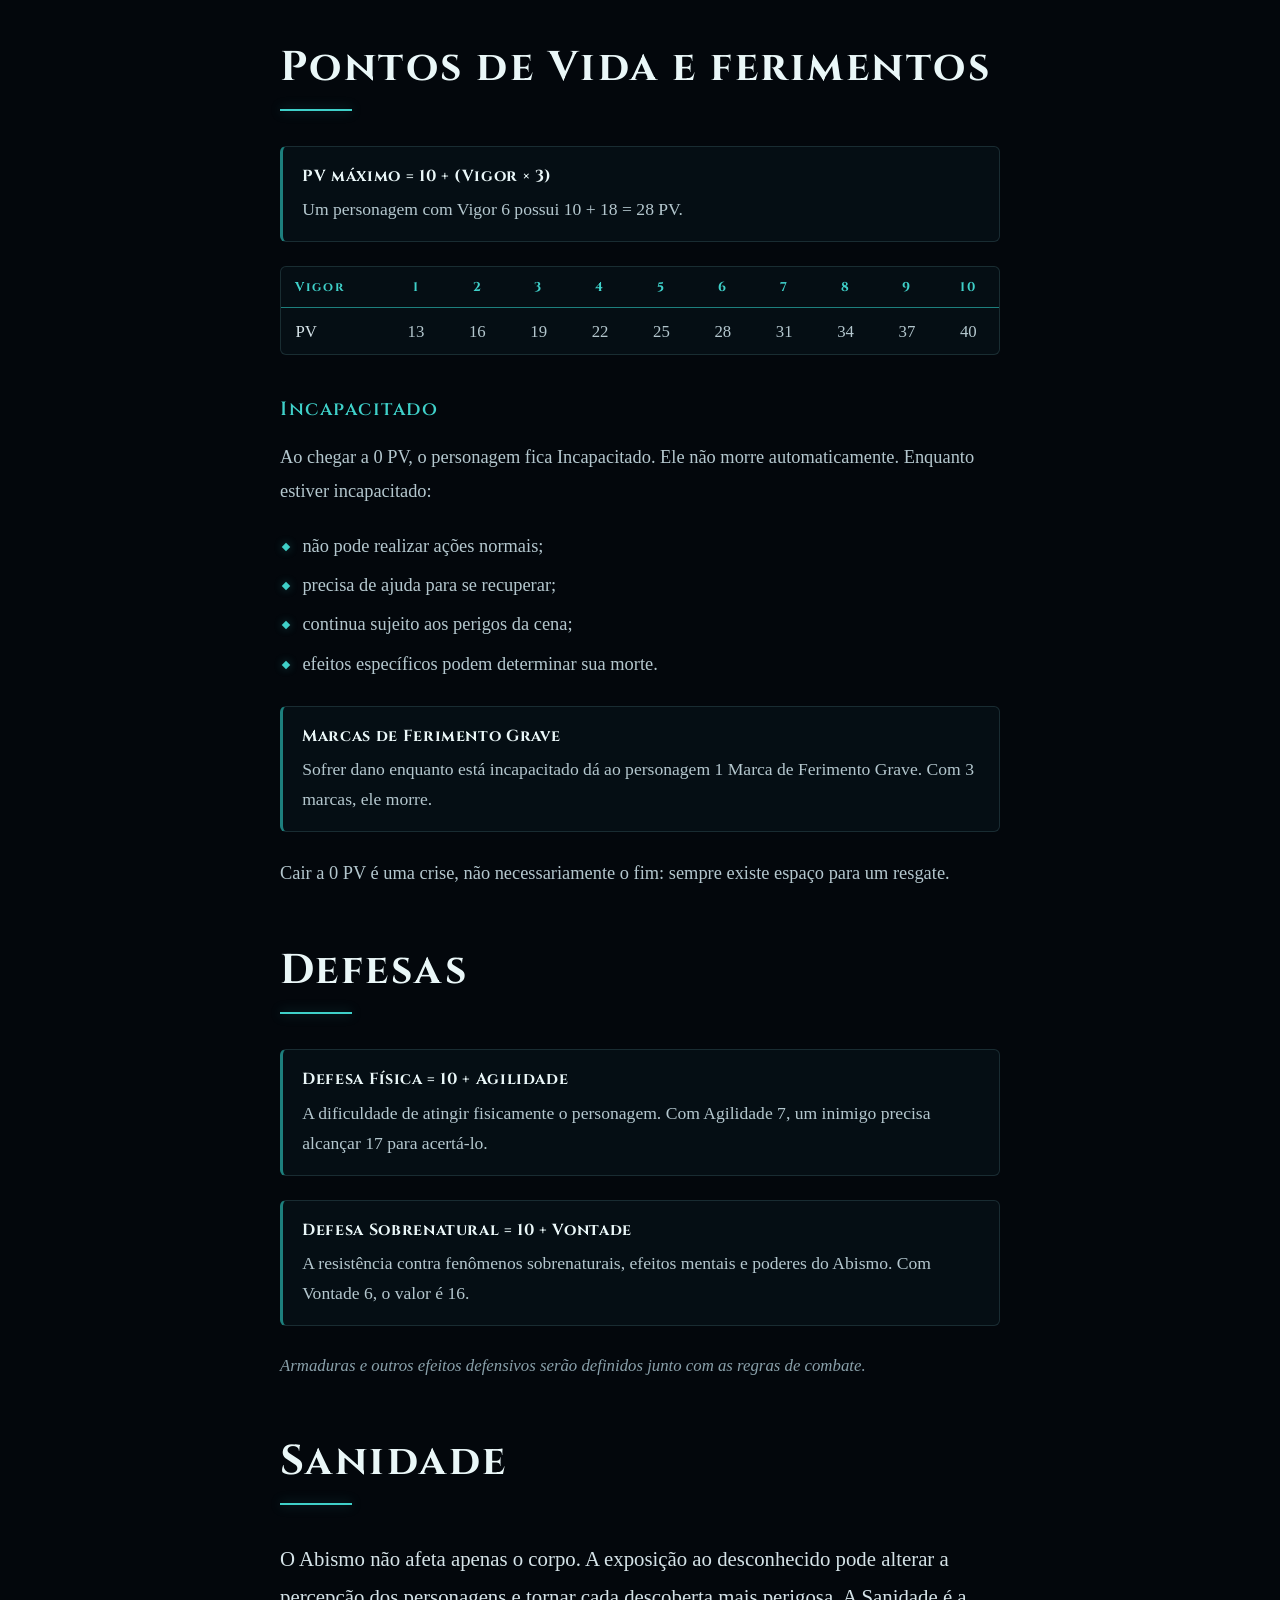
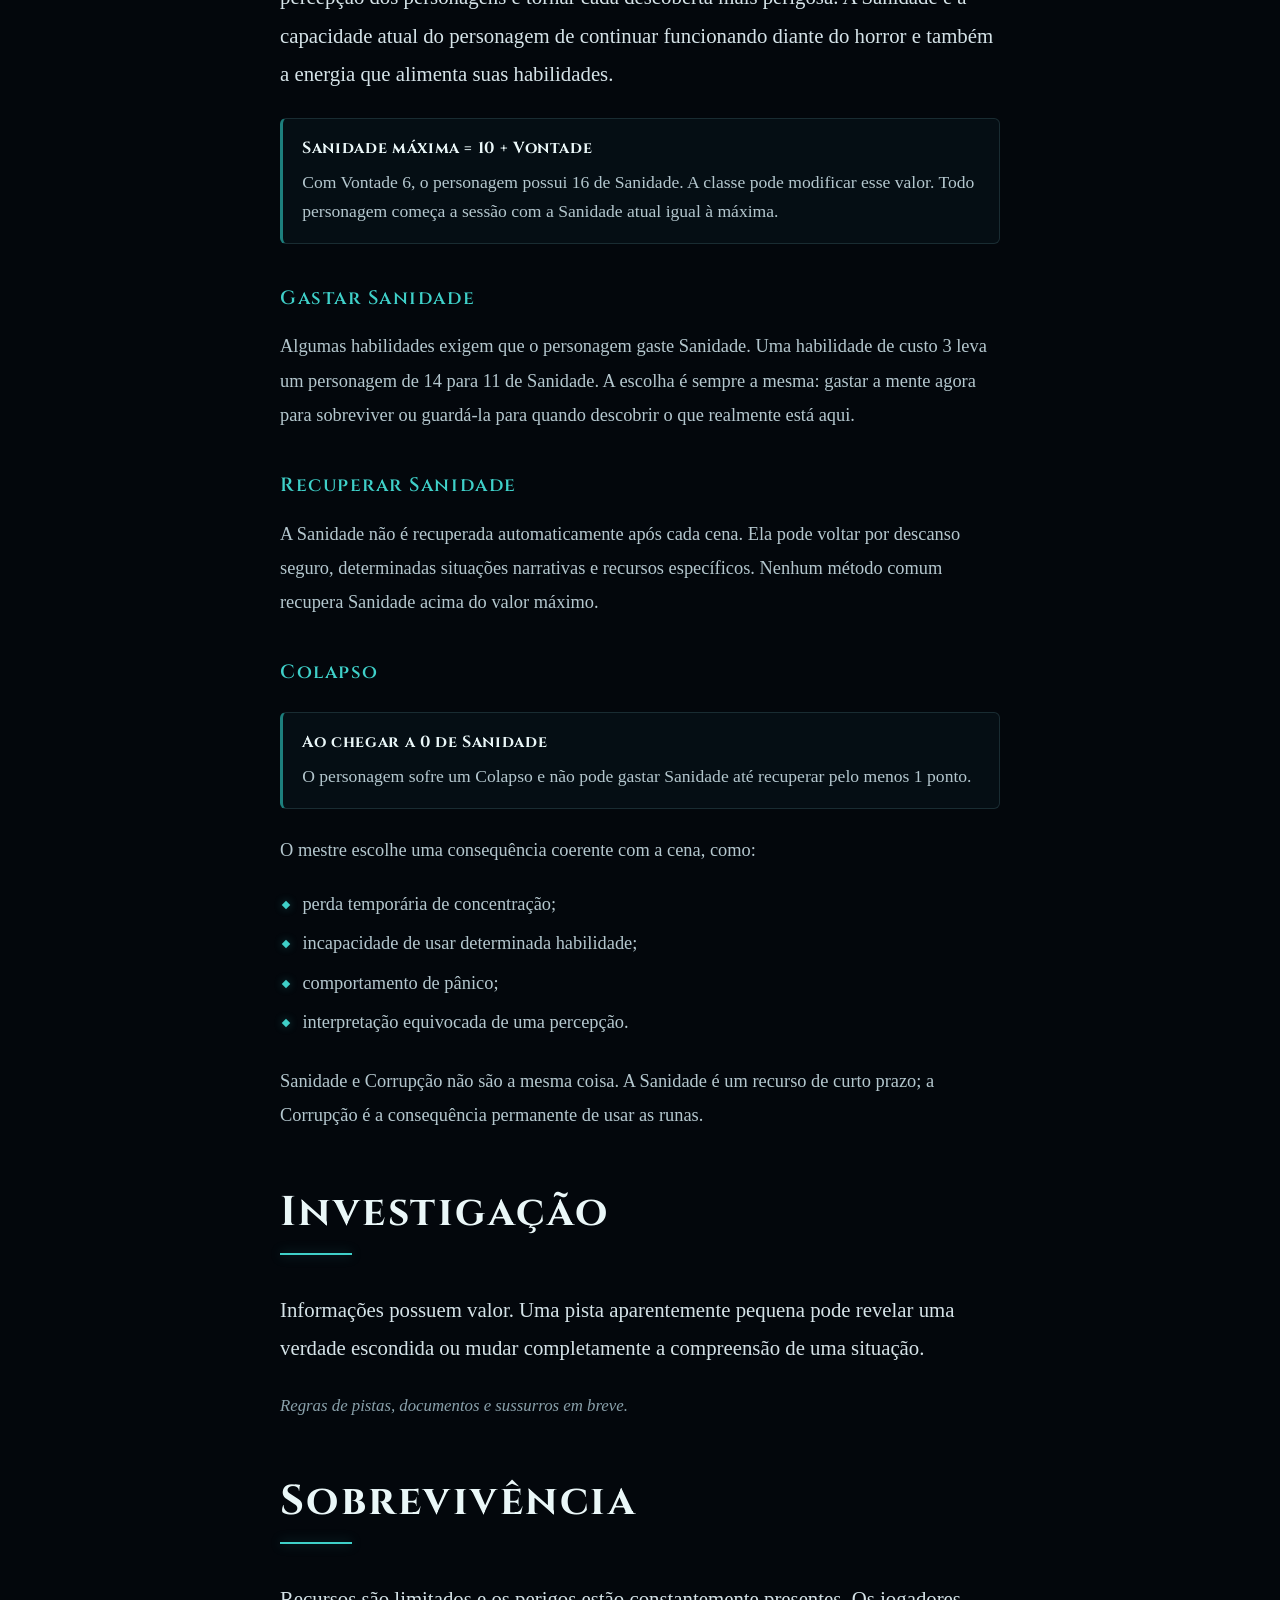
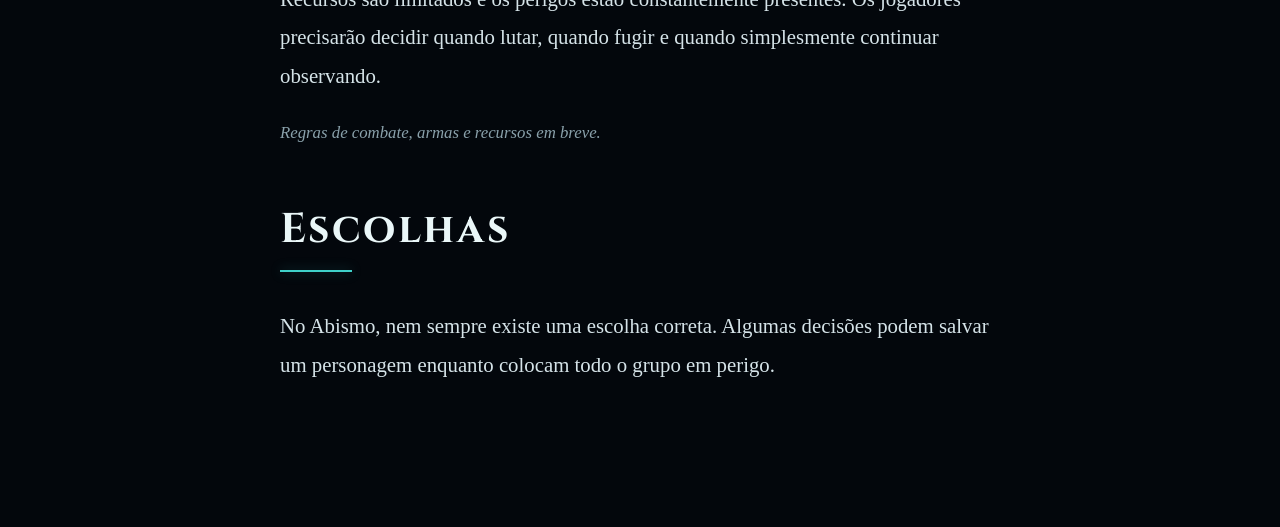
<file: rpg abyss/paginas/sistema.html>
<!DOCTYPE html>
<html lang="pt-br">
<head>
  <meta charset="UTF-8">
  <meta name="viewport" content="width=device-width, initial-scale=1.0">
  <meta name="description" content="Conheça o sistema do Abyss RPG: atributos, perícias, testes, Sanidade e mais.">
  <title>Sistema | Abyss RPG</title>

  <link rel="stylesheet" href="../css/style.css">

  <link rel="preconnect" href="https://fonts.googleapis.com">
  <link rel="preconnect" href="https://fonts.gstatic.com" crossorigin>
  <link href="https://fonts.googleapis.com/css2?family=Cinzel:wght@400..900&display=swap" rel="stylesheet">
  <link href="https://fonts.googleapis.com/css2?family=Uncial+Antiqua&display=swap" rel="stylesheet">
</head>

<body>

  <header class="top">
    <div class="wrap-nav">

      <button class="nav-button"
              type="button"
              aria-expanded="false"
              aria-controls="menu"
              aria-label="Abrir menu">
        ...
      </button>

      <nav aria-label="Navegação principal">
        <ul id="menu" class="nav__menu">
          <li><a class="nav__link" href="../index.html">Início</a></li>
          <li><a class="nav__link" href="historia.html">História</a></li>
          <li><a class="nav__link" href="personagens.html">Personagens</a></li>
          <li><a class="nav__link" href="classes.html">Classes</a></li>
          <li><a class="nav__link" href="mundo.html">Mundo</a></li>
          <li><a class="nav__link" href="sistema.html">Sistema</a></li>
        </ul>
      </nav>

    </div>
  </header>

  <main>

    <section class="hero">
      <div class="hero-content">
        <span class="hero-abyss">Abyss RPG</span>
        <h1>SISTEMA</h1>

        <p class="hero-description">
          Conhecimento, escolhas e sobrevivência. Cada decisão possui
          consequências.
        </p>
      </div>
    </section>

    <div class="wrap-sobre">

      <section class="sobre-abyss-rpg sistema-secao">

        <h2>O sistema</h2>

        <p>
          O sistema do Abyss RPG foi desenvolvido para priorizar
          investigação, exploração e sobrevivência.
        </p>

        <p>
          Mais do que simplesmente determinar quem é mais forte,
          as regras procuram representar as consequências das escolhas
          realizadas pelos jogadores.
        </p>

        <nav aria-label="Índice do sistema">
          <ul class="sistema-indice">
            <li><a href="#atributos">Atributos</a></li>
            <li><a href="#pericias">Perícias</a></li>
            <li><a href="#testes">Testes</a></li>
            <li><a href="#vantagem">Vantagem</a></li>
            <li><a href="#ferimentos">Ferimentos</a></li>
            <li><a href="#defesas">Defesas</a></li>
            <li><a href="#sanidade">Sanidade</a></li>
            <li><a href="#investigacao">Investigação</a></li>
            <li><a href="#sobrevivencia">Sobrevivência</a></li>
            <li><a href="#escolhas">Escolhas</a></li>
          </ul>
        </nav>


        <h2 id="atributos">Atributos</h2>

        <p>
          Cada personagem possui seis atributos, normalmente entre 1 e 10.
          O atributo é a capacidade natural do personagem e fornece o
          modificador principal dos seus testes.
        </p>

        <div class="tabela-wrap">
          <table>
            <thead><tr><th>Atributo</th><th>Representa</th><th>Exemplos</th></tr></thead>
            <tbody>
              <tr><td>Força</td><td>Potência física</td><td>erguer, empurrar, golpear, quebrar</td></tr>
              <tr><td>Agilidade</td><td>Velocidade e coordenação</td><td>esquivar, correr, mirar, agir rapidamente</td></tr>
              <tr><td>Vigor</td><td>Resistência física</td><td>suportar ferimentos, fadiga, fome</td></tr>
              <tr><td>Intelecto</td><td>Conhecimento e raciocínio</td><td>compreender, pesquisar, analisar</td></tr>
              <tr><td>Percepção</td><td>Atenção aos sentidos</td><td>notar detalhes, ouvir, encontrar pistas</td></tr>
              <tr><td>Vontade</td><td>Controle mental</td><td>resistir ao medo, manter concentração, suportar o Abismo</td></tr>
            </tbody>
          </table>
        </div>

        <p class="exemplo">
          Um personagem com Percepção 7 recebe +7 em testes baseados em Percepção.
        </p>

    
        <h2 id="pericias">Perícias</h2>

        <p>
          Se o atributo é a capacidade natural, a perícia é o treinamento.
          Cada perícia possui graduação de 0 a 5.
        </p>

        <div class="tabela-wrap">
          <table>
            <thead><tr><th class="num">Grau</th><th>Treinamento</th></tr></thead>
            <tbody>
              <tr><td class="num">0</td><td>Sem treinamento</td></tr>
              <tr><td class="num">1</td><td>Familiarizado</td></tr>
              <tr><td class="num">2</td><td>Competente</td></tr>
              <tr><td class="num">3</td><td>Especialista</td></tr>
              <tr><td class="num">4</td><td>Mestre</td></tr>
              <tr><td class="num">5</td><td>Excepcional</td></tr>
            </tbody>
          </table>
        </div>

        <h3>As 12 perícias</h3>

        <div class="tabela-wrap">
          <table>
            <thead><tr><th>Perícia</th><th>Atributo mais comum</th></tr></thead>
            <tbody>
              <tr><td>Atletismo</td><td>Força</td></tr>
              <tr><td>Acrobacia</td><td>Agilidade</td></tr>
              <tr><td>Furtividade</td><td>Agilidade</td></tr>
              <tr><td>Armas de Fogo</td><td>Agilidade</td></tr>
              <tr><td>Sobrevivência</td><td>Vigor</td></tr>
              <tr><td>Medicina</td><td>Intelecto</td></tr>
              <tr><td>Investigação</td><td>Intelecto</td></tr>
              <tr><td>Dedução</td><td>Intelecto</td></tr>
              <tr><td>Ocultismo</td><td>Intelecto</td></tr>
              <tr><td>Percepção</td><td>Percepção</td></tr>
              <tr><td>Vontade</td><td>Vontade</td></tr>
              <tr><td>Influência</td><td>Vontade</td></tr>
            </tbody>
          </table>
        </div>

        <p>
          A perícia nem sempre usa o mesmo atributo. Uma situação
          particularmente física pode usar Sobrevivência com Vigor; observar
          uma cena pode usar Investigação com Percepção.
        </p>

 
        <h2 id="testes">Testes</h2>

        <div class="regra">
          <strong>Regra básica</strong>
          Role 1d20 + Atributo + Perícia e compare o resultado com a dificuldade.
          Se igualar ou superar, o teste é um sucesso.
        </div>

        <div class="tabela-wrap">
          <table>
            <thead><tr><th class="num">Dificuldade</th><th>Nome</th><th>Situação</th></tr></thead>
            <tbody>
              <tr><td class="num">8</td><td>Muito fácil</td><td>tarefa simples</td></tr>
              <tr><td class="num">12</td><td>Fácil</td><td>exige alguma competência</td></tr>
              <tr><td class="num">16</td><td>Moderada</td><td>desafio normal</td></tr>
              <tr><td class="num">20</td><td>Difícil</td><td>exige treinamento</td></tr>
              <tr><td class="num">24</td><td>Muito difícil</td><td>especialista recomendado</td></tr>
              <tr><td class="num">28</td><td>Extrema</td><td>excepcionalmente difícil</td></tr>
              <tr><td class="num">32</td><td>Abissal</td><td>quase impossível</td></tr>
              <tr><td class="num">36+</td><td>Sobrenatural</td><td>não deveria ser resolvido por meios normais</td></tr>
            </tbody>
          </table>
        </div>

        <p class="exemplo">
          Um personagem com Intelecto 6 e Investigação 3 examina uma porta de
          dificuldade 20. Ele rola 1d20 + 9 e precisa tirar 11 ou mais no dado.
        </p>

        <h3>Chance de sucesso</h3>

        <p>
          A tabela mostra a chance de sucesso conforme o modificador total
          (Atributo + Perícia).
        </p>

        <div class="tabela-wrap">
          <table>
            <thead>
              <tr>
                <th class="num">Dificuldade</th>
                <th class="num">+0</th><th class="num">+3</th><th class="num">+6</th>
                <th class="num">+9</th><th class="num">+12</th><th class="num">+15</th>
              </tr>
            </thead>
            <tbody>
              <tr><td class="num">8</td><td class="num">65%</td><td class="num">80%</td><td class="num">95%</td><td class="num">100%</td><td class="num">100%</td><td class="num">100%</td></tr>
              <tr><td class="num">12</td><td class="num">45%</td><td class="num">60%</td><td class="num">75%</td><td class="num">90%</td><td class="num">100%</td><td class="num">100%</td></tr>
              <tr><td class="num">16</td><td class="num">25%</td><td class="num">40%</td><td class="num">55%</td><td class="num">70%</td><td class="num">85%</td><td class="num">100%</td></tr>
              <tr><td class="num">20</td><td class="num">5%</td><td class="num">20%</td><td class="num">35%</td><td class="num">50%</td><td class="num">65%</td><td class="num">80%</td></tr>
              <tr><td class="num">24</td><td class="num">0%</td><td class="num">0%</td><td class="num">15%</td><td class="num">30%</td><td class="num">45%</td><td class="num">60%</td></tr>
              <tr><td class="num">28</td><td class="num">0%</td><td class="num">0%</td><td class="num">0%</td><td class="num">10%</td><td class="num">25%</td><td class="num">40%</td></tr>
              <tr><td class="num">32</td><td class="num">0%</td><td class="num">0%</td><td class="num">0%</td><td class="num">0%</td><td class="num">5%</td><td class="num">20%</td></tr>
              <tr><td class="num">36</td><td class="num">0%</td><td class="num">0%</td><td class="num">0%</td><td class="num">0%</td><td class="num">0%</td><td class="num">0%</td></tr>
            </tbody>
          </table>
        </div>

        <p>
          O conhecimento aumenta suas chances de sobreviver, mas nunca
          transforma o desconhecido em algo completamente seguro. Mesmo um
          especialista com +12 tem apenas 65% de chance contra dificuldade 20.
        </p>

        <h3>Testes opostos</h3>

        <p>
          Quando duas criaturas disputam diretamente uma capacidade, ambas
          rolam o mesmo tipo de teste e o maior resultado vence. São usados
          principalmente em perseguições, furtividade contra percepção e
          disputas físicas.
        </p>

        <h3>Resultados críticos</h3>

        <div class="regra">
          <strong>20 natural: sucesso excepcional</strong>
          Além de conseguir a ação, o personagem obtém uma vantagem adicional
          apropriada à situação. Ao arrombar uma porta, por exemplo, ele
          também consegue fazê-lo sem produzir o ruído normal.
        </div>

        <div class="regra">
          <strong>1 natural: complicação</strong>
          A ação falha ou produz uma consequência, mas não significa
          automaticamente um desastre. Ao tentar abrir uma porta em silêncio,
          ela continua fechada e o ruído aumenta o perigo.
        </div>


        <h2 id="vantagem">Vantagem, desvantagem e modificadores</h2>

        <div class="regra">
          <strong>Vantagem</strong>
          Role 2d20 e fique com o maior resultado.
        </div>

        <div class="regra">
          <strong>Desvantagem</strong>
          Role 2d20 e fique com o menor resultado.
        </div>

        <p>
          Duas vantagens continuam sendo apenas uma vantagem. O mestre também
          pode aplicar pequenos modificadores numéricos, quando a situação
          muda pouco a dificuldade:
        </p>

        <div class="tabela-wrap">
          <table>
            <thead><tr><th>Situação</th><th class="num">Modificador</th></tr></thead>
            <tbody>
              <tr><td>Condição favorável</td><td class="num">+2</td></tr>
              <tr><td>Condição muito favorável</td><td class="num">+4</td></tr>
              <tr><td>Condição desfavorável</td><td class="num">−2</td></tr>
              <tr><td>Condição extremamente desfavorável</td><td class="num">−4</td></tr>
            </tbody>
          </table>
        </div>

        <h2 id="ferimentos">Pontos de Vida e ferimentos</h2>

        <div class="regra">
          <strong>PV máximo = 10 + (Vigor × 3)</strong>
          Um personagem com Vigor 6 possui 10 + 18 = 28 PV.
        </div>

        <div class="tabela-wrap">
          <table>
            <thead>
              <tr><th>Vigor</th><th class="num">1</th><th class="num">2</th><th class="num">3</th><th class="num">4</th><th class="num">5</th><th class="num">6</th><th class="num">7</th><th class="num">8</th><th class="num">9</th><th class="num">10</th></tr>
            </thead>
            <tbody>
              <tr><td>PV</td><td class="num">13</td><td class="num">16</td><td class="num">19</td><td class="num">22</td><td class="num">25</td><td class="num">28</td><td class="num">31</td><td class="num">34</td><td class="num">37</td><td class="num">40</td></tr>
            </tbody>
          </table>
        </div>

        <h3>Incapacitado</h3>

        <p>
          Ao chegar a 0 PV, o personagem fica Incapacitado. Ele não morre
          automaticamente. Enquanto estiver incapacitado:
        </p>

        <ul>
          <li>não pode realizar ações normais;</li>
          <li>precisa de ajuda para se recuperar;</li>
          <li>continua sujeito aos perigos da cena;</li>
          <li>efeitos específicos podem determinar sua morte.</li>
        </ul>

        <div class="regra">
          <strong>Marcas de Ferimento Grave</strong>
          Sofrer dano enquanto está incapacitado dá ao personagem 1 Marca de
          Ferimento Grave. Com 3 marcas, ele morre.
        </div>

        <p>
          Cair a 0 PV é uma crise, não necessariamente o fim: sempre existe
          espaço para um resgate.
        </p>

        <h2 id="defesas">Defesas</h2>

        <div class="regra">
          <strong>Defesa Física = 10 + Agilidade</strong>
          A dificuldade de atingir fisicamente o personagem. Com Agilidade 7,
          um inimigo precisa alcançar 17 para acertá-lo.
        </div>

        <div class="regra">
          <strong>Defesa Sobrenatural = 10 + Vontade</strong>
          A resistência contra fenômenos sobrenaturais, efeitos mentais e
          poderes do Abismo. Com Vontade 6, o valor é 16.
        </div>

        <p class="em-breve">
          Armaduras e outros efeitos defensivos serão definidos junto com as
          regras de combate.
        </p>

        <!-- SANIDADE -->
        <h2 id="sanidade">Sanidade</h2>

        <p>
          O Abismo não afeta apenas o corpo. A exposição ao desconhecido pode
          alterar a percepção dos personagens e tornar cada descoberta mais
          perigosa. A Sanidade é a capacidade atual do personagem de continuar
          funcionando diante do horror e também a energia que alimenta suas
          habilidades.
        </p>

        <div class="regra">
          <strong>Sanidade máxima = 10 + Vontade</strong>
          Com Vontade 6, o personagem possui 16 de Sanidade. A classe pode
          modificar esse valor. Todo personagem começa a sessão com a
          Sanidade atual igual à máxima.
        </div>

        <h3>Gastar Sanidade</h3>

        <p>
          Algumas habilidades exigem que o personagem gaste Sanidade. Uma
          habilidade de custo 3 leva um personagem de 14 para 11 de Sanidade.
          A escolha é sempre a mesma: gastar a mente agora para sobreviver ou
          guardá-la para quando descobrir o que realmente está aqui.
        </p>

        <h3>Recuperar Sanidade</h3>

        <p>
          A Sanidade não é recuperada automaticamente após cada cena. Ela pode
          voltar por descanso seguro, determinadas situações narrativas e
          recursos específicos. Nenhum método comum recupera Sanidade acima do
          valor máximo.
        </p>

        <h3>Colapso</h3>

        <div class="regra">
          <strong>Ao chegar a 0 de Sanidade</strong>
          O personagem sofre um Colapso e não pode gastar Sanidade até
          recuperar pelo menos 1 ponto.
        </div>

        <p>O mestre escolhe uma consequência coerente com a cena, como:</p>

        <ul>
          <li>perda temporária de concentração;</li>
          <li>incapacidade de usar determinada habilidade;</li>
          <li>comportamento de pânico;</li>
          <li>interpretação equivocada de uma percepção.</li>
        </ul>

        <p>
          Sanidade e Corrupção não são a mesma coisa. A Sanidade é um recurso
          de curto prazo; a Corrupção é a consequência permanente de usar as
          runas.
        </p>

        <h2 id="investigacao">Investigação</h2>

        <p>
          Informações possuem valor. Uma pista aparentemente pequena pode
          revelar uma verdade escondida ou mudar completamente a compreensão
          de uma situação.
        </p>

        <p class="em-breve">
          Regras de pistas, documentos e sussurros em breve.
        </p>

        <h2 id="sobrevivencia">Sobrevivência</h2>

        <p>
          Recursos são limitados e os perigos estão constantemente presentes.
          Os jogadores precisarão decidir quando lutar, quando fugir e
          quando simplesmente continuar observando.
        </p>

        <p class="em-breve">
          Regras de combate, armas e recursos em breve.
        </p>

        <h2 id="escolhas">Escolhas</h2>

        <p>
          No Abismo, nem sempre existe uma escolha correta.
          Algumas decisões podem salvar um personagem enquanto colocam
          todo o grupo em perigo.
        </p>

      </section>

    </div>

  </main>

  <script src="../js/script.js"></script>

</body>
</html>
</file>
<file: css/style.css>
/* =========================================================
   TOKENS
   ========================================================= */
:root {
  color-scheme: dark;

  --bg: #03070c;
  --bg-deep: #020509;
  --text: #d5e3e8;
  --text-soft: #b4c7ce;
  --text-muted: #8aa1ab;
  --accent: #3fd0c9;
  --accent-dim: #1d7f7d;
  --glow: rgba(63, 208, 201, 0.35);
  --line: rgba(120, 180, 190, 0.18);

  --surface: rgba(8, 20, 28, 0.6);
  --radius: 6px;

  --header-h: 72px;

  --font-title: "Cinzel", "Uncial Antiqua", Georgia, serif;
  --font-body: "Cormorant Garamond", Georgia, serif;
}

/* =========================================================
   RESET / BASE
   ========================================================= */
*,
*::before,
*::after {
  box-sizing: border-box;
}

html {
  scroll-behavior: smooth;
  scroll-padding-top: var(--header-h); /* âncoras não ficam atrás do menu fixo */
  -webkit-text-size-adjust: 100%;
}

body {
  margin: 0;
  background: var(--bg);
  color: var(--text);
  font-family: var(--font-body);
  line-height: 1.6;
  -webkit-font-smoothing: antialiased;
}

img {
  display: block;
  max-width: 100%;
}

ul {
  margin: 0;
  padding: 0;
  list-style: none;
}

a {
  color: inherit;
  text-decoration: none;
}

button {
  font: inherit;
  cursor: pointer;
}

h1,
h2,
h3 {
  text-wrap: balance; /* evita título com uma palavra sozinha na última linha */
}

::selection {
  background: var(--accent-dim);
  color: #fff;
}

/* Foco visível para navegação por teclado */
:focus-visible {
  outline: 2px solid var(--accent);
  outline-offset: 3px;
}

/* =========================================================
   HEADER / NAVEGAÇÃO
   ========================================================= */
.top {
  position: fixed;
  inset: 0 0 auto 0;
  z-index: 100;
  background: rgba(3, 7, 12, 0.72);
  backdrop-filter: blur(10px);
  -webkit-backdrop-filter: blur(10px);
  border-bottom: 1px solid var(--line);
}

.wrap-nav {
  display: flex;
  align-items: center;
  justify-content: flex-end; /* celular: botão do lado direito */
  width: 100%;
  max-width: 1100px;
  height: var(--header-h);
  margin-inline: auto;
  padding-inline: 20px;
}

/* Botão do menu (só aparece no celular) */
.nav-button {
  padding: 0.3rem 0.9rem;
  background: transparent;
  color: var(--accent);
  border: 1px solid var(--accent-dim);
  border-radius: 4px;
  font-size: 1.2rem;
  line-height: 1;
  letter-spacing: 0.15em;
  transition: background 0.25s, border-color 0.25s;
}

.nav-button:hover,
.nav-button[aria-expanded="true"] {
  background: rgba(63, 208, 201, 0.12);
  border-color: var(--accent);
}

/* Menu no celular: escondido até o botão ficar aria-expanded="true" */
.nav__menu {
  display: none;
  position: absolute;
  top: 100%;
  left: 0;
  right: 0;
  flex-direction: column;
  padding: 0.5rem 20px 1.2rem;
  background: rgba(3, 7, 12, 0.96);
  border-bottom: 1px solid var(--line);
}

.nav-button[aria-expanded="true"] ~ nav .nav__menu {
  display: flex;
}

.nav__link {
  position: relative;
  display: block;
  padding: 0.85rem 0;
  font-size: 0.85rem;
  letter-spacing: 0.15em;
  text-transform: uppercase;
  color: var(--text-muted);
  transition: color 0.25s;
}

.nav__link::after {
  content: "";
  position: absolute;
  left: 0;
  bottom: 0.45rem;
  width: 100%;
  height: 1px;
  background: var(--accent);
  box-shadow: 0 0 8px var(--glow);
  transform: scaleX(0);
  transform-origin: left;
  transition: transform 0.3s ease;
}

.nav__link:hover,
.nav__link:focus-visible,
.nav__link[aria-current="page"] {
  color: var(--accent);
}

.nav__link:hover::after,
.nav__link:focus-visible::after,
.nav__link[aria-current="page"]::after {
  transform: scaleX(1);
}

/* Menu no desktop: horizontal e centralizado, sem botão */
@media (min-width: 768px) {
  .wrap-nav {
    justify-content: center;
  }

  .nav-button {
    display: none;
  }

  .nav__menu {
    position: static;
    display: flex;
    flex-direction: row;
    gap: 2.2rem;
    padding: 0;
    background: none;
    border: 0;
  }

  .nav__link {
    padding: 0.5rem 0;
  }

  .nav__link::after {
    bottom: 0;
  }
}

/* =========================================================
   HERO
   ========================================================= */
.hero {
  position: relative;
  isolation: isolate;
  min-height: 100vh;
  min-height: 100svh;
  display: flex;
  align-items: center;
  justify-content: center;
  padding: calc(var(--header-h) + 40px) 20px 110px;
  text-align: center;
  overflow: hidden;
}

/* Versão menor para páginas internas (opcional): <section class="hero hero--compacto"> */
.hero--compacto {
  min-height: 60vh;
  min-height: 60svh;
  padding-bottom: 60px;
}

/* Fundo: luz fraca vinda da superfície afundando no escuro */
.hero-background {
  position: absolute;
  inset: 0;
  z-index: -1;
  background:
    radial-gradient(ellipse 70% 50% at 50% 0%, rgba(63, 208, 201, 0.2), transparent 70%),
    radial-gradient(ellipse 60% 50% at 15% 85%, rgba(20, 70, 100, 0.45), transparent 70%),
    linear-gradient(180deg, #0a1c29 0%, #061018 50%, var(--bg-deep) 100%);
}

/* Névoa lenta se movendo */
.hero-background::before {
  content: "";
  position: absolute;
  inset: -20%;
  background:
    radial-gradient(circle at 30% 40%, rgba(63, 208, 201, 0.08), transparent 35%),
    radial-gradient(circle at 70% 60%, rgba(40, 100, 160, 0.1), transparent 40%);
  animation: deriva 22s ease-in-out infinite alternate;
}

/* Vinheta escura nas bordas */
.hero-background::after {
  content: "";
  position: absolute;
  inset: 0;
  background: radial-gradient(ellipse at center, transparent 35%, rgba(0, 0, 0, 0.75) 100%);
}

@keyframes deriva {
  from { transform: translate3d(-3%, -2%, 0) scale(1); }
  to   { transform: translate3d(3%, 3%, 0) scale(1.08); }
}

.hero-content {
  max-width: 760px;
  animation: emerge 1.8s ease-out both;
}

@keyframes emerge {
  from { opacity: 0; transform: translateY(24px); filter: blur(8px); }
  to   { opacity: 1; transform: none; filter: blur(0); }
}

/* Etiqueta pequena acima do título */
.hero-abyss {
  display: inline-flex;
  align-items: center;
  gap: 1rem;
  margin-bottom: 1rem;
  font-size: 0.8rem;
  letter-spacing: 0.4em;
  text-transform: uppercase;
  color: var(--accent);
}

.hero-abyss::before,
.hero-abyss::after {
  content: "";
  width: 36px;
  height: 1px;
  background: linear-gradient(90deg, transparent, var(--accent));
}

.hero-abyss::after {
  transform: scaleX(-1);
}

.hero h1 {
  margin: 0 0 1.5rem;
  font-family: var(--font-title);
  font-size: clamp(2.4rem, 12vw, 9rem); /* "PERSONAGENS" é longo, o mínimo menor evita estourar no celular */
  font-weight: 700;
  line-height: 1;
  letter-spacing: 0.14em;
  text-indent: 0.14em; /* compensa o espaço depois da última letra */
  text-transform: uppercase;
  overflow-wrap: anywhere;
  color: #eaf7f8;
  background: linear-gradient(180deg, #ffffff 0%, #8fe6e1 55%, #1d7f7d 100%);
  -webkit-background-clip: text;
  background-clip: text;
  -webkit-text-fill-color: transparent;
  filter: drop-shadow(0 0 22px var(--glow));
}

.hero-description {
  max-width: 620px;
  margin: 0 auto 2.5rem;
  font-size: clamp(1.05rem, 2.5vw, 1.25rem);
  line-height: 1.75;
  color: var(--text-muted);
}

.hero-button {
  display: inline-block;
  padding: 0.95rem 2.4rem;
  border: 1px solid var(--accent);
  color: var(--accent);
  font-size: 0.9rem;
  letter-spacing: 0.25em;
  text-transform: uppercase;
  background: rgba(63, 208, 201, 0.05);
  box-shadow: 0 0 0 transparent;
  transition: background 0.3s, color 0.3s, box-shadow 0.3s, transform 0.3s;
}

.hero-button:hover,
.hero-button:focus-visible {
  background: var(--accent);
  color: var(--bg);
  box-shadow: 0 0 28px var(--glow);
  transform: translateY(-2px);
}

.hero-button:active {
  transform: translateY(0);
}

/* Frase no rodapé do hero */
.hero-footer {
  position: absolute;
  left: 0;
  right: 0;
  bottom: 28px;
  padding-inline: 20px;
  text-align: center;
}

.hero-footer span {
  display: inline-block;
  font-size: 0.75rem;
  letter-spacing: 0.3em;
  text-transform: uppercase;
  color: var(--text-muted);
  animation: pulsa 4s ease-in-out infinite;
}

@keyframes pulsa {
  0%, 100% { opacity: 0.35; }
  50%      { opacity: 0.9; }
}

/* =========================================================
   SEÇÕES DE TEXTO
   (.sobre-abyss-rpg = página inicial / .npcs = lista de personagens)
   ========================================================= */
.wrap-sobre {
  padding: clamp(64px, 10vw, 120px) 20px;
  background: linear-gradient(180deg, var(--bg-deep) 0%, var(--bg) 45%);
}

.sobre-abyss-rpg,
.npcs {
  max-width: 720px;
  margin-inline: auto;
}

.sobre-abyss-rpg h2,
.npcs h2 {
  position: relative;
  margin: 0 0 2.2rem;
  padding-bottom: 1.1rem;
  font-family: var(--font-title);
  font-size: clamp(1.8rem, 5vw, 2.6rem);
  font-weight: 700;
  line-height: 1.2;
  letter-spacing: 0.06em;
  color: #eaf7f8;
}

/* Linha brilhante embaixo do título */
.sobre-abyss-rpg h2::after,
.npcs h2::after {
  content: "";
  position: absolute;
  left: 0;
  bottom: 0;
  width: 72px;
  height: 2px;
  background: var(--accent);
  box-shadow: 0 0 12px var(--glow);
}

.sobre-abyss-rpg p,
.npcs > p {
  margin: 0 0 1.4rem;
  font-size: 1.15rem;
  line-height: 1.85;
  color: var(--text-soft);
}

/* Primeiro parágrafo após o título: um pouco maior (abertura) */
.sobre-abyss-rpg h2 + p,
.npcs h2 + p {
  font-size: 1.3rem;
  color: var(--text);
}

/* Frase de destaque (pausa dramática).
   Use <p class="destaque"> no HTML. O :nth-of-type(3) abaixo é o jeito antigo
   e pode ser apagado depois que você colocar a classe no parágrafo certo. */
.sobre-abyss-rpg .destaque,
.sobre-abyss-rpg p:nth-of-type(3) {
  margin: 2.4rem 0;
  padding: 1.2rem 0;
  border-block: 1px solid var(--line);
  font-family: var(--font-title);
  font-size: clamp(1.2rem, 3.5vw, 1.5rem);
  letter-spacing: 0.05em;
  text-align: center;
  color: var(--accent);
  text-shadow: 0 0 18px var(--glow);
}

/* =========================================================
   FICHAS DOS PERSONAGENS (<details class="ficha">)
   ========================================================= */
.ficha {
  margin-top: 0.75rem;
  background: var(--surface);
  border: 1px solid var(--line);
  border-radius: var(--radius);
  transition: border-color 0.3s, box-shadow 0.3s;
}

.npcs > p + .ficha {
  margin-top: 2rem; /* respiro entre o texto de introdução e a primeira ficha */
}

.ficha:hover {
  border-color: var(--accent-dim);
}

.ficha[open] {
  border-color: var(--accent-dim);
  box-shadow: 0 0 24px rgba(63, 208, 201, 0.08);
}

/* Cabeçalho clicável: nome em cima, título embaixo, +/− à direita */
.ficha summary {
  display: grid;
  grid-template-columns: 1fr auto;
  align-items: center;
  column-gap: 1rem;
  padding: 1rem 1.2rem;
  list-style: none;          /* tira a setinha padrão */
  cursor: pointer;
  border-radius: var(--radius);
}

.ficha summary::-webkit-details-marker {
  display: none;             /* tira a setinha no Safari */
}

.ficha summary::after {
  content: "+";
  grid-column: 2;
  grid-row: 1 / span 2;
  font-size: 1.6rem;
  line-height: 1;
  color: var(--accent);
}

.ficha[open] summary::after {
  content: "−";
}

.ficha summary:focus-visible {
  outline-offset: -3px;
}

.ficha__nome {
  font-family: var(--font-title);
  font-size: 1.2rem;
  letter-spacing: 0.04em;
  color: #eaf7f8;
  transition: color 0.25s;
}

.ficha summary:hover .ficha__nome,
.ficha[open] .ficha__nome {
  color: var(--accent);
}

.ficha__titulo {
  font-size: 1.05rem;
  font-style: italic;
  color: var(--text-muted);
}

/* Conteúdo da ficha */
.ficha__corpo {
  padding: 0.4rem 1.2rem 1.4rem;
  border-top: 1px solid var(--line);
}

.ficha dl {
  margin: 0;
}

.ficha dt {
  margin-top: 1rem;
  font-family: var(--font-title);
  font-size: 0.75rem;
  letter-spacing: 0.2em;
  text-transform: uppercase;
  color: var(--accent);
}

.ficha dd {
  margin: 0.25rem 0 0;
  font-size: 1.1rem;
  line-height: 1.7;
  color: var(--text-soft);
}

/* Telas maiores: rótulo à esquerda, texto à direita */
@media (min-width: 640px) {
  .ficha dl {
    display: grid;
    grid-template-columns: 7.5rem 1fr;
    column-gap: 1.5rem;
    align-items: baseline;
  }

  .ficha dt,
  .ficha dd {
    margin-top: 1rem;
  }
}

/* Abre e fecha com animação suave (navegadores novos; nos outros abre direto) */
@supports (interpolate-size: allow-keywords) {
  :root {
    interpolate-size: allow-keywords;
  }

  .ficha::details-content {
    block-size: 0;
    overflow: clip;
    transition: block-size 0.35s ease, content-visibility 0.35s allow-discrete;
  }

  .ficha[open]::details-content {
    block-size: auto;
  }
}

/* =========================================================
   ACESSIBILIDADE: menos animação (deixe sempre por último)
   ========================================================= */
@media (prefers-reduced-motion: reduce) {
  html {
    scroll-behavior: auto;
  }

  *,
  *::before,
  *::after {
    animation: none !important;
    transition: none !important;
  }
}
/* ===== Cards de classe — cole no final do style.css =====
   APAGUE antes o bloco antigo "Fichas de classe" (o que começa com .fichas { display: grid ... }).
   Ele redefinia .ficha e quebrava as fichas da página de personagens. */

.classes-lista {
  display: grid;
  grid-template-columns: repeat(auto-fit, minmax(min(100%, 22rem), 1fr));
  gap: 1.5rem;
  max-width: 1100px;
  margin: 2.5rem auto;
}

.classe {
  display: flex;
  flex-direction: column;
  gap: 1rem;
  padding: 1.5rem;
  background: var(--surface);
  border: 1px solid var(--line);
  border-radius: var(--radius);
  transition: border-color 0.3s, box-shadow 0.3s;
}

.classe:hover {
  border-color: var(--accent-dim);
  box-shadow: 0 0 24px rgba(63, 208, 201, 0.08);
}

.classe--rara {
  border-color: #d4af37;
  box-shadow: 0 0 18px rgba(212, 175, 55, 0.2);
}

.classe--rara:hover {
  border-color: #d4af37;
  box-shadow: 0 0 28px rgba(212, 175, 55, 0.35);
}

.classe__topo {
  display: flex;
  flex-direction: column;
  gap: 0.4rem;
  padding-bottom: 0.9rem;
  border-bottom: 1px solid var(--line);
}

.classe__nome {
  margin: 0;
  font-family: var(--font-title);
  font-size: 1.4rem;
  letter-spacing: 0.04em;
  color: #eaf7f8;
}

.classe__tag {
  font-size: 0.75rem;
  letter-spacing: 0.18em;
  text-transform: uppercase;
  color: var(--accent);
}

.classe__resumo {
  margin: 0;
  font-size: 1.1rem;
  font-style: italic;
  color: var(--text-muted);
}

.classe__dados {
  display: flex;
  flex-direction: column;
  gap: 1rem;
  margin: 0;
}

.classe__item dt {
  font-family: var(--font-title);
  font-size: 0.75rem;
  letter-spacing: 0.2em;
  text-transform: uppercase;
  color: var(--accent);
}

.classe__item dd {
  margin: 0.3rem 0 0;
  padding-left: 0.8rem;
  border-left: 2px solid var(--line);
  font-size: 1.05rem;
  line-height: 1.7;
  color: var(--text-soft);
}
/* ===== Diários das Ruínas — cole no final do style.css (antes do bloco prefers-reduced-motion) ===== */
.diarios {
  max-width: 720px;
  margin: clamp(64px, 10vw, 110px) auto 0;
}

.diarios h2 {
  position: relative;
  margin: 0 0 1.6rem;
  padding-bottom: 1.1rem;
  font-family: var(--font-title);
  font-size: clamp(1.8rem, 5vw, 2.6rem);
  font-weight: 700;
  line-height: 1.2;
  letter-spacing: 0.06em;
  color: #eaf7f8;
}

.diarios h2::after {
  content: "";
  position: absolute;
  left: 0;
  bottom: 0;
  width: 72px;
  height: 2px;
  background: var(--accent);
  box-shadow: 0 0 12px var(--glow);
}

.diarios__intro {
  margin: 0 0 2rem;
  font-size: 1.2rem;
  line-height: 1.8;
  color: var(--text);
}

.nota {
  margin-top: 1.2rem;
  padding: 1.3rem 1.4rem;
  background: var(--surface);
  border: 1px solid var(--line);
  border-left: 3px solid var(--accent-dim);
  border-radius: var(--radius);
  transition: border-color 0.3s, box-shadow 0.3s;
}

.nota:hover {
  border-color: var(--accent-dim);
  box-shadow: 0 0 24px rgba(63, 208, 201, 0.08);
}

.nota__topo {
  display: grid;
  grid-template-columns: auto 1fr;
  column-gap: 1rem;
  align-items: center;
  margin-bottom: 1rem;
  padding-bottom: 0.9rem;
  border-bottom: 1px solid var(--line);
}

.nota__num {
  grid-row: 1 / span 2;
  font-family: var(--font-title);
  font-size: 1.9rem;
  line-height: 1;
  color: var(--accent);
  opacity: 0.75;
  text-shadow: 0 0 14px var(--glow);
}

.nota__titulo {
  margin: 0;
  font-family: var(--font-title);
  font-size: 1.2rem;
  letter-spacing: 0.04em;
  color: #eaf7f8;
}

.nota .nota__autor {
  margin: 0.25rem 0 0;
  font-size: 0.78rem;
  letter-spacing: 0.16em;
  text-transform: uppercase;
  color: var(--text-muted);
}

.nota p {
  margin: 0 0 1rem;
  font-size: 1.12rem;
  line-height: 1.8;
  color: var(--text-soft);
}

.nota p:last-child {
  margin-bottom: 0;
}

.nota .nota__obs {
  font-style: italic;
  color: var(--text-muted);
}

/* Variações */
.nota--insano {
  border-left-color: #8a3b4a;
}

.nota--insano p:not(.nota__obs) {
  letter-spacing: 0.04em;
  font-style: italic;
}

.nota--especial {
  border-left-color: #d4af37;
}

.nota--manuscrito {
  border-left-color: var(--accent);
  background: rgba(10, 28, 38, 0.75);
}

.nota__lista {
  margin: 0;
  padding: 0;
}

.nota__lista li {
  padding: 0.8rem 0;
  border-top: 1px solid var(--line);
  font-size: 1.05rem;
  line-height: 1.7;
  color: var(--text-soft);
}

.nota__lista strong {
  display: block;
  font-family: var(--font-title);
  font-size: 0.95rem;
  letter-spacing: 0.05em;
  color: #eaf7f8;
}

.nota__rolagem {
  display: inline-block;
  margin: 0.2rem 0.4rem 0.3rem 0;
  padding: 0 0.5rem;
  border: 1px solid var(--accent-dim);
  border-radius: 3px;
  font-size: 0.85rem;
  color: var(--accent);
}
/* ===== Página Sistema — cole no final do style.css (antes do bloco prefers-reduced-motion) ===== */

/* Títulos da página: mais respiro entre as seções */
.sistema-secao h2 {
  margin-top: 3.5rem;
}

.sistema-secao > h2:first-child {
  margin-top: 0;
}

.sistema-secao h3 {
  margin: 2.4rem 0 1rem;
  font-family: var(--font-title);
  font-size: 1.2rem;
  font-weight: 600;
  letter-spacing: 0.08em;
  color: var(--accent);
}

/* Cancela o estilo de "frase de destaque" que o seletor antigo
   p:nth-of-type(3) aplicaria ao terceiro parágrafo desta página */
.sistema-secao p:nth-of-type(3) {
  margin: 0 0 1.4rem;
  padding: 0;
  border: 0;
  font-family: inherit;
  font-size: 1.15rem;
  letter-spacing: normal;
  text-align: left;
  color: var(--text-soft);
  text-shadow: none;
}

/* Índice com links para as seções */
.sistema-indice {
  display: flex;
  flex-wrap: wrap;
  gap: 0.6rem;
  margin: 0 0 1rem;
  padding: 1.2rem 0;
  border-block: 1px solid var(--line);
}

.sistema-indice a {
  display: block;
  padding: 0.3rem 0.85rem;
  border: 1px solid var(--line);
  border-radius: var(--radius);
  font-size: 1rem;
  color: var(--text-muted);
  transition: color 0.25s, border-color 0.25s, background 0.25s;
}

.sistema-indice a:hover,
.sistema-indice a:focus-visible {
  color: var(--accent);
  border-color: var(--accent-dim);
  background: rgba(63, 208, 201, 0.06);
}

/* Caixa de regra */
.regra {
  margin: 1.5rem 0;
  padding: 1rem 1.2rem;
  background: var(--surface);
  border: 1px solid var(--line);
  border-left: 3px solid var(--accent-dim);
  border-radius: var(--radius);
  font-size: 1.1rem;
  line-height: 1.7;
  color: var(--text-soft);
}

.regra strong {
  display: block;
  margin-bottom: 0.35rem;
  font-family: var(--font-title);
  font-size: 1rem;
  letter-spacing: 0.04em;
  color: #eaf7f8;
}

/* Exemplos e avisos */
.sistema-secao .exemplo {
  margin: 1.5rem 0;
  padding-left: 1rem;
  border-left: 2px solid var(--line);
  font-size: 1.1rem;
  font-style: italic;
  color: var(--text-muted);
}

.sistema-secao .em-breve {
  font-size: 1.05rem;
  font-style: italic;
  color: var(--text-muted);
}

/* Listas (o reset do style.css tira os marcadores) */
.sistema-secao ul:not(.sistema-indice) {
  margin: 0 0 1.6rem;
}

.sistema-secao ul:not(.sistema-indice) li {
  position: relative;
  margin-bottom: 0.5rem;
  padding-left: 1.4rem;
  font-size: 1.15rem;
  line-height: 1.7;
  color: var(--text-soft);
}

.sistema-secao ul:not(.sistema-indice) li::before {
  content: "";
  position: absolute;
  left: 0.2rem;
  top: 0.7em;
  width: 6px;
  height: 6px;
  background: var(--accent);
  box-shadow: 0 0 8px var(--glow);
  transform: rotate(45deg);
}

/* Tabelas: a caixa rola de lado no celular em vez de estourar a página */
.tabela-wrap {
  margin: 1.5rem 0 2rem;
  overflow-x: auto;
  background: var(--surface);
  border: 1px solid var(--line);
  border-radius: var(--radius);
}

.tabela-wrap table {
  width: 100%;
  min-width: 420px;
  border-collapse: collapse;
  font-size: 1.05rem;
  line-height: 1.5;
}

.tabela-wrap th,
.tabela-wrap td {
  padding: 0.65rem 0.9rem;
  text-align: left;
  border-bottom: 1px solid var(--line);
}

.tabela-wrap thead th {
  font-family: var(--font-title);
  font-size: 0.8rem;
  letter-spacing: 0.12em;
  white-space: nowrap;
  color: var(--accent);
  border-bottom-color: var(--accent-dim);
}

.tabela-wrap td {
  color: var(--text-soft);
}

.tabela-wrap td:first-child {
  color: var(--text);
}

.tabela-wrap tbody tr:last-child td {
  border-bottom: 0;
}

.tabela-wrap tbody tr:hover {
  background: rgba(63, 208, 201, 0.05);
}

.tabela-wrap .num {
  text-align: center;
}
</file>
<file: rpg abyss/css/style.css>
/* =========================================================
   TOKENS
   ========================================================= */
:root {
  color-scheme: dark;

  --bg: #03070c;
  --bg-deep: #020509;
  --text: #d5e3e8;
  --text-soft: #b4c7ce;
  --text-muted: #8aa1ab;
  --accent: #3fd0c9;
  --accent-dim: #1d7f7d;
  --glow: rgba(63, 208, 201, 0.35);
  --line: rgba(120, 180, 190, 0.18);

  --surface: rgba(8, 20, 28, 0.6);
  --radius: 6px;

  --header-h: 72px;

  --font-title: "Cinzel", "Uncial Antiqua", Georgia, serif;
  --font-body: "Cormorant Garamond", Georgia, serif;
}

/* =========================================================
   RESET / BASE
   ========================================================= */
*,
*::before,
*::after {
  box-sizing: border-box;
}

html {
  scroll-behavior: smooth;
  scroll-padding-top: var(--header-h); /* âncoras não ficam atrás do menu fixo */
  -webkit-text-size-adjust: 100%;
}

body {
  margin: 0;
  background: var(--bg);
  color: var(--text);
  font-family: var(--font-body);
  line-height: 1.6;
  -webkit-font-smoothing: antialiased;
}

img {
  display: block;
  max-width: 100%;
}

ul {
  margin: 0;
  padding: 0;
  list-style: none;
}

a {
  color: inherit;
  text-decoration: none;
}

button {
  font: inherit;
  cursor: pointer;
}

h1,
h2,
h3 {
  text-wrap: balance; /* evita título com uma palavra sozinha na última linha */
}

::selection {
  background: var(--accent-dim);
  color: #fff;
}

/* Foco visível para navegação por teclado */
:focus-visible {
  outline: 2px solid var(--accent);
  outline-offset: 3px;
}

/* =========================================================
   HEADER / NAVEGAÇÃO
   ========================================================= */
.top {
  position: fixed;
  inset: 0 0 auto 0;
  z-index: 100;
  background: rgba(3, 7, 12, 0.72);
  backdrop-filter: blur(10px);
  -webkit-backdrop-filter: blur(10px);
  border-bottom: 1px solid var(--line);
}

.wrap-nav {
  display: flex;
  align-items: center;
  justify-content: flex-end; /* celular: botão do lado direito */
  width: 100%;
  max-width: 1100px;
  height: var(--header-h);
  margin-inline: auto;
  padding-inline: 20px;
}

/* Botão do menu (só aparece no celular) */
.nav-button {
  padding: 0.3rem 0.9rem;
  background: transparent;
  color: var(--accent);
  border: 1px solid var(--accent-dim);
  border-radius: 4px;
  font-size: 1.2rem;
  line-height: 1;
  letter-spacing: 0.15em;
  transition: background 0.25s, border-color 0.25s;
}

.nav-button:hover,
.nav-button[aria-expanded="true"] {
  background: rgba(63, 208, 201, 0.12);
  border-color: var(--accent);
}

/* Menu no celular: escondido até o botão ficar aria-expanded="true" */
.nav__menu {
  display: none;
  position: absolute;
  top: 100%;
  left: 0;
  right: 0;
  flex-direction: column;
  padding: 0.5rem 20px 1.2rem;
  background: rgba(3, 7, 12, 0.96);
  border-bottom: 1px solid var(--line);
}

.nav-button[aria-expanded="true"] ~ nav .nav__menu {
  display: flex;
}

.nav__link {
  position: relative;
  display: block;
  padding: 0.85rem 0;
  font-size: 0.85rem;
  letter-spacing: 0.15em;
  text-transform: uppercase;
  color: var(--text-muted);
  transition: color 0.25s;
}

.nav__link::after {
  content: "";
  position: absolute;
  left: 0;
  bottom: 0.45rem;
  width: 100%;
  height: 1px;
  background: var(--accent);
  box-shadow: 0 0 8px var(--glow);
  transform: scaleX(0);
  transform-origin: left;
  transition: transform 0.3s ease;
}

.nav__link:hover,
.nav__link:focus-visible,
.nav__link[aria-current="page"] {
  color: var(--accent);
}

.nav__link:hover::after,
.nav__link:focus-visible::after,
.nav__link[aria-current="page"]::after {
  transform: scaleX(1);
}

/* Menu no desktop: horizontal e centralizado, sem botão */
@media (min-width: 768px) {
  .wrap-nav {
    justify-content: center;
  }

  .nav-button {
    display: none;
  }

  .nav__menu {
    position: static;
    display: flex;
    flex-direction: row;
    gap: 2.2rem;
    padding: 0;
    background: none;
    border: 0;
  }

  .nav__link {
    padding: 0.5rem 0;
  }

  .nav__link::after {
    bottom: 0;
  }
}

/* =========================================================
   HERO
   ========================================================= */
.hero {
  position: relative;
  isolation: isolate;
  min-height: 100vh;
  min-height: 100svh;
  display: flex;
  align-items: center;
  justify-content: center;
  padding: calc(var(--header-h) + 40px) 20px 110px;
  text-align: center;
  overflow: hidden;
}

/* Versão menor para páginas internas (opcional): <section class="hero hero--compacto"> */
.hero--compacto {
  min-height: 60vh;
  min-height: 60svh;
  padding-bottom: 60px;
}

/* Fundo: luz fraca vinda da superfície afundando no escuro */
.hero-background {
  position: absolute;
  inset: 0;
  z-index: -1;
  background:
    radial-gradient(ellipse 70% 50% at 50% 0%, rgba(63, 208, 201, 0.2), transparent 70%),
    radial-gradient(ellipse 60% 50% at 15% 85%, rgba(20, 70, 100, 0.45), transparent 70%),
    linear-gradient(180deg, #0a1c29 0%, #061018 50%, var(--bg-deep) 100%);
}

/* Névoa lenta se movendo */
.hero-background::before {
  content: "";
  position: absolute;
  inset: -20%;
  background:
    radial-gradient(circle at 30% 40%, rgba(63, 208, 201, 0.08), transparent 35%),
    radial-gradient(circle at 70% 60%, rgba(40, 100, 160, 0.1), transparent 40%);
  animation: deriva 22s ease-in-out infinite alternate;
}

/* Vinheta escura nas bordas */
.hero-background::after {
  content: "";
  position: absolute;
  inset: 0;
  background: radial-gradient(ellipse at center, transparent 35%, rgba(0, 0, 0, 0.75) 100%);
}

@keyframes deriva {
  from { transform: translate3d(-3%, -2%, 0) scale(1); }
  to   { transform: translate3d(3%, 3%, 0) scale(1.08); }
}

.hero-content {
  max-width: 760px;
  animation: emerge 1.8s ease-out both;
}

@keyframes emerge {
  from { opacity: 0; transform: translateY(24px); filter: blur(8px); }
  to   { opacity: 1; transform: none; filter: blur(0); }
}

/* Etiqueta pequena acima do título */
.hero-abyss {
  display: inline-flex;
  align-items: center;
  gap: 1rem;
  margin-bottom: 1rem;
  font-size: 0.8rem;
  letter-spacing: 0.4em;
  text-transform: uppercase;
  color: var(--accent);
}

.hero-abyss::before,
.hero-abyss::after {
  content: "";
  width: 36px;
  height: 1px;
  background: linear-gradient(90deg, transparent, var(--accent));
}

.hero-abyss::after {
  transform: scaleX(-1);
}

.hero h1 {
  margin: 0 0 1.5rem;
  font-family: var(--font-title);
  font-size: clamp(2.4rem, 12vw, 9rem); /* "PERSONAGENS" é longo, o mínimo menor evita estourar no celular */
  font-weight: 700;
  line-height: 1;
  letter-spacing: 0.14em;
  text-indent: 0.14em; /* compensa o espaço depois da última letra */
  text-transform: uppercase;
  overflow-wrap: anywhere;
  color: #eaf7f8;
  background: linear-gradient(180deg, #ffffff 0%, #8fe6e1 55%, #1d7f7d 100%);
  -webkit-background-clip: text;
  background-clip: text;
  -webkit-text-fill-color: transparent;
  filter: drop-shadow(0 0 22px var(--glow));
}

.hero-description {
  max-width: 620px;
  margin: 0 auto 2.5rem;
  font-size: clamp(1.05rem, 2.5vw, 1.25rem);
  line-height: 1.75;
  color: var(--text-muted);
}

.hero-button {
  display: inline-block;
  padding: 0.95rem 2.4rem;
  border: 1px solid var(--accent);
  color: var(--accent);
  font-size: 0.9rem;
  letter-spacing: 0.25em;
  text-transform: uppercase;
  background: rgba(63, 208, 201, 0.05);
  box-shadow: 0 0 0 transparent;
  transition: background 0.3s, color 0.3s, box-shadow 0.3s, transform 0.3s;
}

.hero-button:hover,
.hero-button:focus-visible {
  background: var(--accent);
  color: var(--bg);
  box-shadow: 0 0 28px var(--glow);
  transform: translateY(-2px);
}

.hero-button:active {
  transform: translateY(0);
}

/* Frase no rodapé do hero */
.hero-footer {
  position: absolute;
  left: 0;
  right: 0;
  bottom: 28px;
  padding-inline: 20px;
  text-align: center;
}

.hero-footer span {
  display: inline-block;
  font-size: 0.75rem;
  letter-spacing: 0.3em;
  text-transform: uppercase;
  color: var(--text-muted);
  animation: pulsa 4s ease-in-out infinite;
}

@keyframes pulsa {
  0%, 100% { opacity: 0.35; }
  50%      { opacity: 0.9; }
}

/* =========================================================
   SEÇÕES DE TEXTO
   (.sobre-abyss-rpg = página inicial / .npcs = lista de personagens)
   ========================================================= */
.wrap-sobre {
  padding: clamp(64px, 10vw, 120px) 20px;
  background: linear-gradient(180deg, var(--bg-deep) 0%, var(--bg) 45%);
}

.sobre-abyss-rpg,
.npcs {
  max-width: 720px;
  margin-inline: auto;
}

.sobre-abyss-rpg h2,
.npcs h2 {
  position: relative;
  margin: 0 0 2.2rem;
  padding-bottom: 1.1rem;
  font-family: var(--font-title);
  font-size: clamp(1.8rem, 5vw, 2.6rem);
  font-weight: 700;
  line-height: 1.2;
  letter-spacing: 0.06em;
  color: #eaf7f8;
}

/* Linha brilhante embaixo do título */
.sobre-abyss-rpg h2::after,
.npcs h2::after {
  content: "";
  position: absolute;
  left: 0;
  bottom: 0;
  width: 72px;
  height: 2px;
  background: var(--accent);
  box-shadow: 0 0 12px var(--glow);
}

.sobre-abyss-rpg p,
.npcs > p {
  margin: 0 0 1.4rem;
  font-size: 1.15rem;
  line-height: 1.85;
  color: var(--text-soft);
}

/* Primeiro parágrafo após o título: um pouco maior (abertura) */
.sobre-abyss-rpg h2 + p,
.npcs h2 + p {
  font-size: 1.3rem;
  color: var(--text);
}

/* Frase de destaque (pausa dramática).
   Use <p class="destaque"> no HTML. O :nth-of-type(3) abaixo é o jeito antigo
   e pode ser apagado depois que você colocar a classe no parágrafo certo. */
.sobre-abyss-rpg .destaque,
.sobre-abyss-rpg p:nth-of-type(3) {
  margin: 2.4rem 0;
  padding: 1.2rem 0;
  border-block: 1px solid var(--line);
  font-family: var(--font-title);
  font-size: clamp(1.2rem, 3.5vw, 1.5rem);
  letter-spacing: 0.05em;
  text-align: center;
  color: var(--accent);
  text-shadow: 0 0 18px var(--glow);
}

/* =========================================================
   FICHAS DOS PERSONAGENS (<details class="ficha">)
   ========================================================= */
.ficha {
  margin-top: 0.75rem;
  background: var(--surface);
  border: 1px solid var(--line);
  border-radius: var(--radius);
  transition: border-color 0.3s, box-shadow 0.3s;
}

.npcs > p + .ficha {
  margin-top: 2rem; /* respiro entre o texto de introdução e a primeira ficha */
}

.ficha:hover {
  border-color: var(--accent-dim);
}

.ficha[open] {
  border-color: var(--accent-dim);
  box-shadow: 0 0 24px rgba(63, 208, 201, 0.08);
}

/* Cabeçalho clicável: nome em cima, título embaixo, +/− à direita */
.ficha summary {
  display: grid;
  grid-template-columns: 1fr auto;
  align-items: center;
  column-gap: 1rem;
  padding: 1rem 1.2rem;
  list-style: none;          /* tira a setinha padrão */
  cursor: pointer;
  border-radius: var(--radius);
}

.ficha summary::-webkit-details-marker {
  display: none;             /* tira a setinha no Safari */
}

.ficha summary::after {
  content: "+";
  grid-column: 2;
  grid-row: 1 / span 2;
  font-size: 1.6rem;
  line-height: 1;
  color: var(--accent);
}

.ficha[open] summary::after {
  content: "−";
}

.ficha summary:focus-visible {
  outline-offset: -3px;
}

.ficha__nome {
  font-family: var(--font-title);
  font-size: 1.2rem;
  letter-spacing: 0.04em;
  color: #eaf7f8;
  transition: color 0.25s;
}

.ficha summary:hover .ficha__nome,
.ficha[open] .ficha__nome {
  color: var(--accent);
}

.ficha__titulo {
  font-size: 1.05rem;
  font-style: italic;
  color: var(--text-muted);
}

/* Conteúdo da ficha */
.ficha__corpo {
  padding: 0.4rem 1.2rem 1.4rem;
  border-top: 1px solid var(--line);
}

.ficha dl {
  margin: 0;
}

.ficha dt {
  margin-top: 1rem;
  font-family: var(--font-title);
  font-size: 0.75rem;
  letter-spacing: 0.2em;
  text-transform: uppercase;
  color: var(--accent);
}

.ficha dd {
  margin: 0.25rem 0 0;
  font-size: 1.1rem;
  line-height: 1.7;
  color: var(--text-soft);
}

/* Telas maiores: rótulo à esquerda, texto à direita */
@media (min-width: 640px) {
  .ficha dl {
    display: grid;
    grid-template-columns: 7.5rem 1fr;
    column-gap: 1.5rem;
    align-items: baseline;
  }

  .ficha dt,
  .ficha dd {
    margin-top: 1rem;
  }
}

/* Abre e fecha com animação suave (navegadores novos; nos outros abre direto) */
@supports (interpolate-size: allow-keywords) {
  :root {
    interpolate-size: allow-keywords;
  }

  .ficha::details-content {
    block-size: 0;
    overflow: clip;
    transition: block-size 0.35s ease, content-visibility 0.35s allow-discrete;
  }

  .ficha[open]::details-content {
    block-size: auto;
  }
}

/* =========================================================
   ACESSIBILIDADE: menos animação (deixe sempre por último)
   ========================================================= */
@media (prefers-reduced-motion: reduce) {
  html {
    scroll-behavior: auto;
  }

  *,
  *::before,
  *::after {
    animation: none !important;
    transition: none !important;
  }
}
/* ===== Cards de classe — cole no final do style.css =====
   APAGUE antes o bloco antigo "Fichas de classe" (o que começa com .fichas { display: grid ... }).
   Ele redefinia .ficha e quebrava as fichas da página de personagens. */

.classes-lista {
  display: grid;
  grid-template-columns: repeat(auto-fit, minmax(min(100%, 22rem), 1fr));
  gap: 1.5rem;
  max-width: 1100px;
  margin: 2.5rem auto;
}

.classe {
  display: flex;
  flex-direction: column;
  gap: 1rem;
  padding: 1.5rem;
  background: var(--surface);
  border: 1px solid var(--line);
  border-radius: var(--radius);
  transition: border-color 0.3s, box-shadow 0.3s;
}

.classe:hover {
  border-color: var(--accent-dim);
  box-shadow: 0 0 24px rgba(63, 208, 201, 0.08);
}

.classe--rara {
  border-color: #d4af37;
  box-shadow: 0 0 18px rgba(212, 175, 55, 0.2);
}

.classe--rara:hover {
  border-color: #d4af37;
  box-shadow: 0 0 28px rgba(212, 175, 55, 0.35);
}

.classe__topo {
  display: flex;
  flex-direction: column;
  gap: 0.4rem;
  padding-bottom: 0.9rem;
  border-bottom: 1px solid var(--line);
}

.classe__nome {
  margin: 0;
  font-family: var(--font-title);
  font-size: 1.4rem;
  letter-spacing: 0.04em;
  color: #eaf7f8;
}

.classe__tag {
  font-size: 0.75rem;
  letter-spacing: 0.18em;
  text-transform: uppercase;
  color: var(--accent);
}

.classe__resumo {
  margin: 0;
  font-size: 1.1rem;
  font-style: italic;
  color: var(--text-muted);
}

.classe__dados {
  display: flex;
  flex-direction: column;
  gap: 1rem;
  margin: 0;
}

.classe__item dt {
  font-family: var(--font-title);
  font-size: 0.75rem;
  letter-spacing: 0.2em;
  text-transform: uppercase;
  color: var(--accent);
}

.classe__item dd {
  margin: 0.3rem 0 0;
  padding-left: 0.8rem;
  border-left: 2px solid var(--line);
  font-size: 1.05rem;
  line-height: 1.7;
  color: var(--text-soft);
}
/* ===== Diários das Ruínas — cole no final do style.css (antes do bloco prefers-reduced-motion) ===== */
.diarios {
  max-width: 720px;
  margin: clamp(64px, 10vw, 110px) auto 0;
}

.diarios h2 {
  position: relative;
  margin: 0 0 1.6rem;
  padding-bottom: 1.1rem;
  font-family: var(--font-title);
  font-size: clamp(1.8rem, 5vw, 2.6rem);
  font-weight: 700;
  line-height: 1.2;
  letter-spacing: 0.06em;
  color: #eaf7f8;
}

.diarios h2::after {
  content: "";
  position: absolute;
  left: 0;
  bottom: 0;
  width: 72px;
  height: 2px;
  background: var(--accent);
  box-shadow: 0 0 12px var(--glow);
}

.diarios__intro {
  margin: 0 0 2rem;
  font-size: 1.2rem;
  line-height: 1.8;
  color: var(--text);
}

.nota {
  margin-top: 1.2rem;
  padding: 1.3rem 1.4rem;
  background: var(--surface);
  border: 1px solid var(--line);
  border-left: 3px solid var(--accent-dim);
  border-radius: var(--radius);
  transition: border-color 0.3s, box-shadow 0.3s;
}

.nota:hover {
  border-color: var(--accent-dim);
  box-shadow: 0 0 24px rgba(63, 208, 201, 0.08);
}

.nota__topo {
  display: grid;
  grid-template-columns: auto 1fr;
  column-gap: 1rem;
  align-items: center;
  margin-bottom: 1rem;
  padding-bottom: 0.9rem;
  border-bottom: 1px solid var(--line);
}

.nota__num {
  grid-row: 1 / span 2;
  font-family: var(--font-title);
  font-size: 1.9rem;
  line-height: 1;
  color: var(--accent);
  opacity: 0.75;
  text-shadow: 0 0 14px var(--glow);
}

.nota__titulo {
  margin: 0;
  font-family: var(--font-title);
  font-size: 1.2rem;
  letter-spacing: 0.04em;
  color: #eaf7f8;
}

.nota .nota__autor {
  margin: 0.25rem 0 0;
  font-size: 0.78rem;
  letter-spacing: 0.16em;
  text-transform: uppercase;
  color: var(--text-muted);
}

.nota p {
  margin: 0 0 1rem;
  font-size: 1.12rem;
  line-height: 1.8;
  color: var(--text-soft);
}

.nota p:last-child {
  margin-bottom: 0;
}

.nota .nota__obs {
  font-style: italic;
  color: var(--text-muted);
}

/* Variações */
.nota--insano {
  border-left-color: #8a3b4a;
}

.nota--insano p:not(.nota__obs) {
  letter-spacing: 0.04em;
  font-style: italic;
}

.nota--especial {
  border-left-color: #d4af37;
}

.nota--manuscrito {
  border-left-color: var(--accent);
  background: rgba(10, 28, 38, 0.75);
}

.nota__lista {
  margin: 0;
  padding: 0;
}

.nota__lista li {
  padding: 0.8rem 0;
  border-top: 1px solid var(--line);
  font-size: 1.05rem;
  line-height: 1.7;
  color: var(--text-soft);
}

.nota__lista strong {
  display: block;
  font-family: var(--font-title);
  font-size: 0.95rem;
  letter-spacing: 0.05em;
  color: #eaf7f8;
}

.nota__rolagem {
  display: inline-block;
  margin: 0.2rem 0.4rem 0.3rem 0;
  padding: 0 0.5rem;
  border: 1px solid var(--accent-dim);
  border-radius: 3px;
  font-size: 0.85rem;
  color: var(--accent);
}
/* ===== Página Sistema — cole no final do style.css (antes do bloco prefers-reduced-motion) ===== */

/* Títulos da página: mais respiro entre as seções */
.sistema-secao h2 {
  margin-top: 3.5rem;
}

.sistema-secao > h2:first-child {
  margin-top: 0;
}

.sistema-secao h3 {
  margin: 2.4rem 0 1rem;
  font-family: var(--font-title);
  font-size: 1.2rem;
  font-weight: 600;
  letter-spacing: 0.08em;
  color: var(--accent);
}

/* Cancela o estilo de "frase de destaque" que o seletor antigo
   p:nth-of-type(3) aplicaria ao terceiro parágrafo desta página */
.sistema-secao p:nth-of-type(3) {
  margin: 0 0 1.4rem;
  padding: 0;
  border: 0;
  font-family: inherit;
  font-size: 1.15rem;
  letter-spacing: normal;
  text-align: left;
  color: var(--text-soft);
  text-shadow: none;
}

/* Índice com links para as seções */
.sistema-indice {
  display: flex;
  flex-wrap: wrap;
  gap: 0.6rem;
  margin: 0 0 1rem;
  padding: 1.2rem 0;
  border-block: 1px solid var(--line);
}

.sistema-indice a {
  display: block;
  padding: 0.3rem 0.85rem;
  border: 1px solid var(--line);
  border-radius: var(--radius);
  font-size: 1rem;
  color: var(--text-muted);
  transition: color 0.25s, border-color 0.25s, background 0.25s;
}

.sistema-indice a:hover,
.sistema-indice a:focus-visible {
  color: var(--accent);
  border-color: var(--accent-dim);
  background: rgba(63, 208, 201, 0.06);
}

/* Caixa de regra */
.regra {
  margin: 1.5rem 0;
  padding: 1rem 1.2rem;
  background: var(--surface);
  border: 1px solid var(--line);
  border-left: 3px solid var(--accent-dim);
  border-radius: var(--radius);
  font-size: 1.1rem;
  line-height: 1.7;
  color: var(--text-soft);
}

.regra strong {
  display: block;
  margin-bottom: 0.35rem;
  font-family: var(--font-title);
  font-size: 1rem;
  letter-spacing: 0.04em;
  color: #eaf7f8;
}

/* Exemplos e avisos */
.sistema-secao .exemplo {
  margin: 1.5rem 0;
  padding-left: 1rem;
  border-left: 2px solid var(--line);
  font-size: 1.1rem;
  font-style: italic;
  color: var(--text-muted);
}

.sistema-secao .em-breve {
  font-size: 1.05rem;
  font-style: italic;
  color: var(--text-muted);
}

/* Listas (o reset do style.css tira os marcadores) */
.sistema-secao ul:not(.sistema-indice) {
  margin: 0 0 1.6rem;
}

.sistema-secao ul:not(.sistema-indice) li {
  position: relative;
  margin-bottom: 0.5rem;
  padding-left: 1.4rem;
  font-size: 1.15rem;
  line-height: 1.7;
  color: var(--text-soft);
}

.sistema-secao ul:not(.sistema-indice) li::before {
  content: "";
  position: absolute;
  left: 0.2rem;
  top: 0.7em;
  width: 6px;
  height: 6px;
  background: var(--accent);
  box-shadow: 0 0 8px var(--glow);
  transform: rotate(45deg);
}

/* Tabelas: a caixa rola de lado no celular em vez de estourar a página */
.tabela-wrap {
  margin: 1.5rem 0 2rem;
  overflow-x: auto;
  background: var(--surface);
  border: 1px solid var(--line);
  border-radius: var(--radius);
}

.tabela-wrap table {
  width: 100%;
  min-width: 420px;
  border-collapse: collapse;
  font-size: 1.05rem;
  line-height: 1.5;
}

.tabela-wrap th,
.tabela-wrap td {
  padding: 0.65rem 0.9rem;
  text-align: left;
  border-bottom: 1px solid var(--line);
}

.tabela-wrap thead th {
  font-family: var(--font-title);
  font-size: 0.8rem;
  letter-spacing: 0.12em;
  white-space: nowrap;
  color: var(--accent);
  border-bottom-color: var(--accent-dim);
}

.tabela-wrap td {
  color: var(--text-soft);
}

.tabela-wrap td:first-child {
  color: var(--text);
}

.tabela-wrap tbody tr:last-child td {
  border-bottom: 0;
}

.tabela-wrap tbody tr:hover {
  background: rgba(63, 208, 201, 0.05);
}

.tabela-wrap .num {
  text-align: center;
}
</file>
